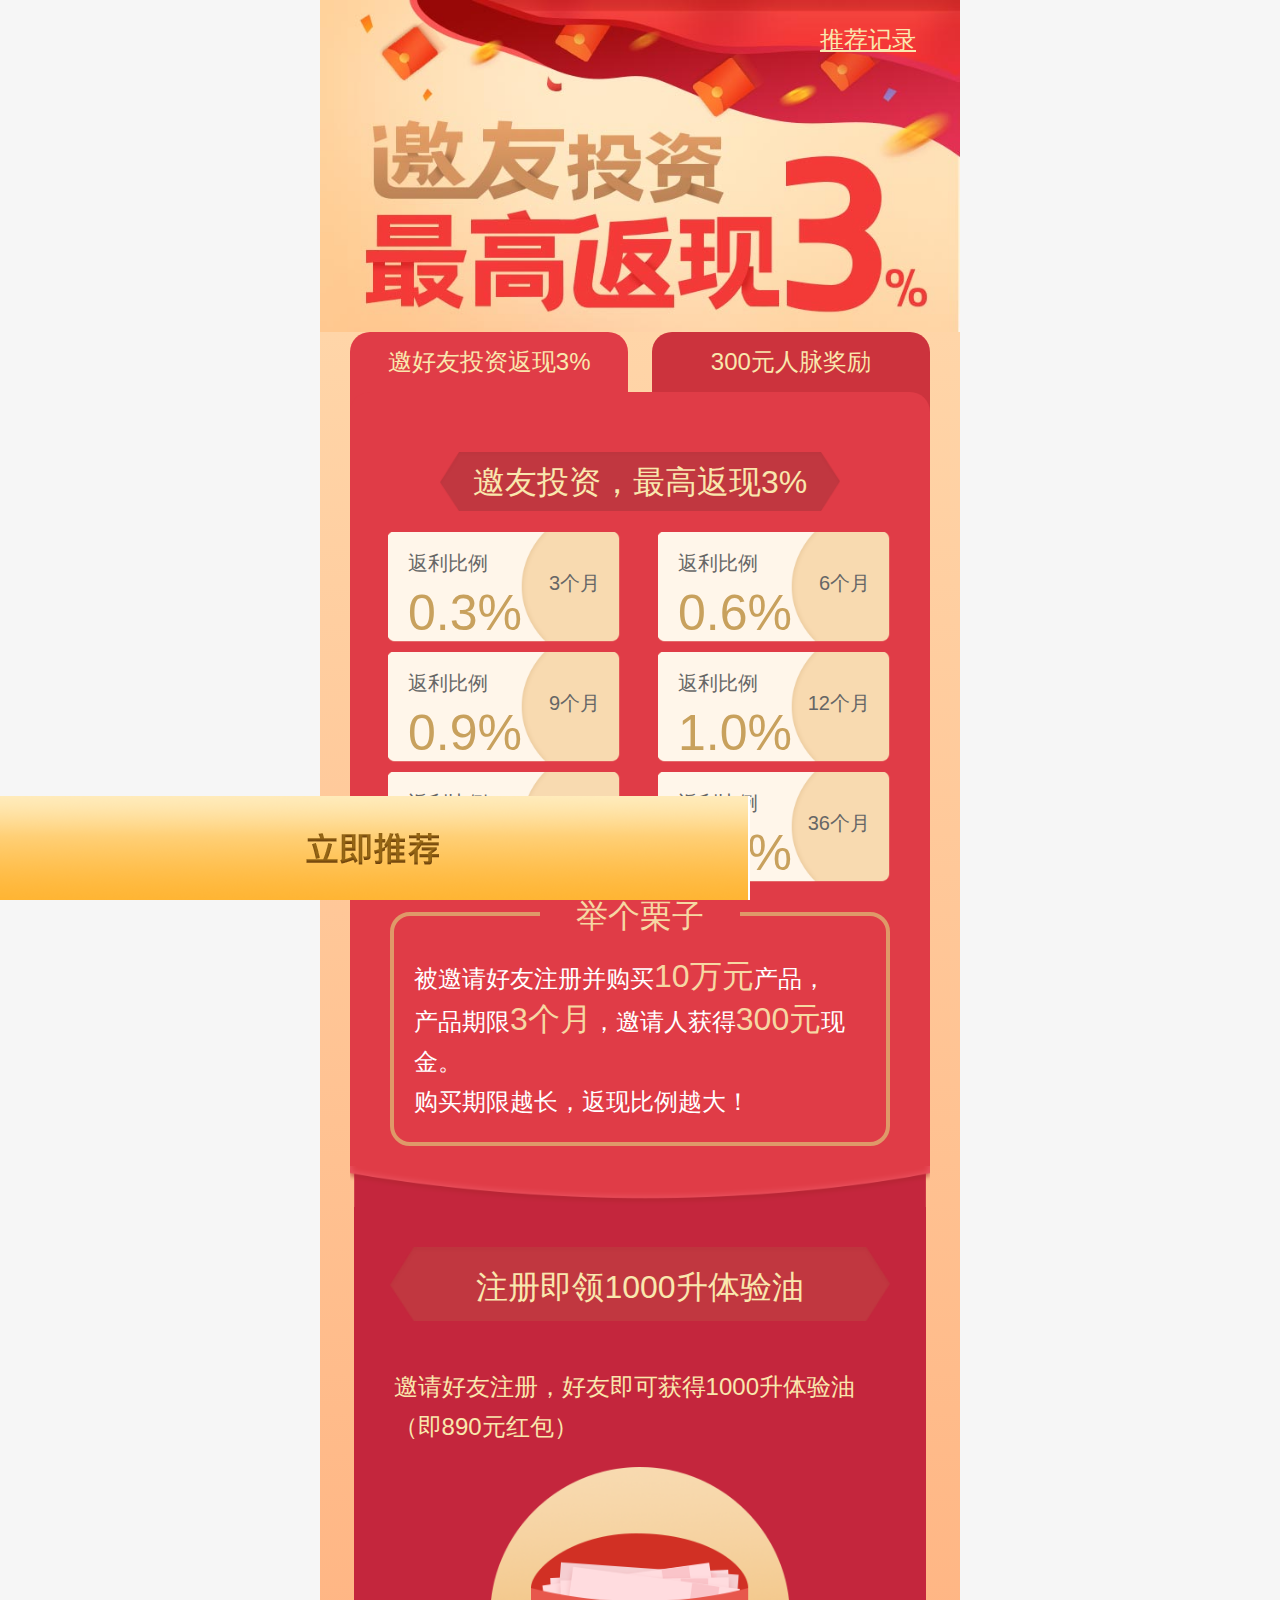
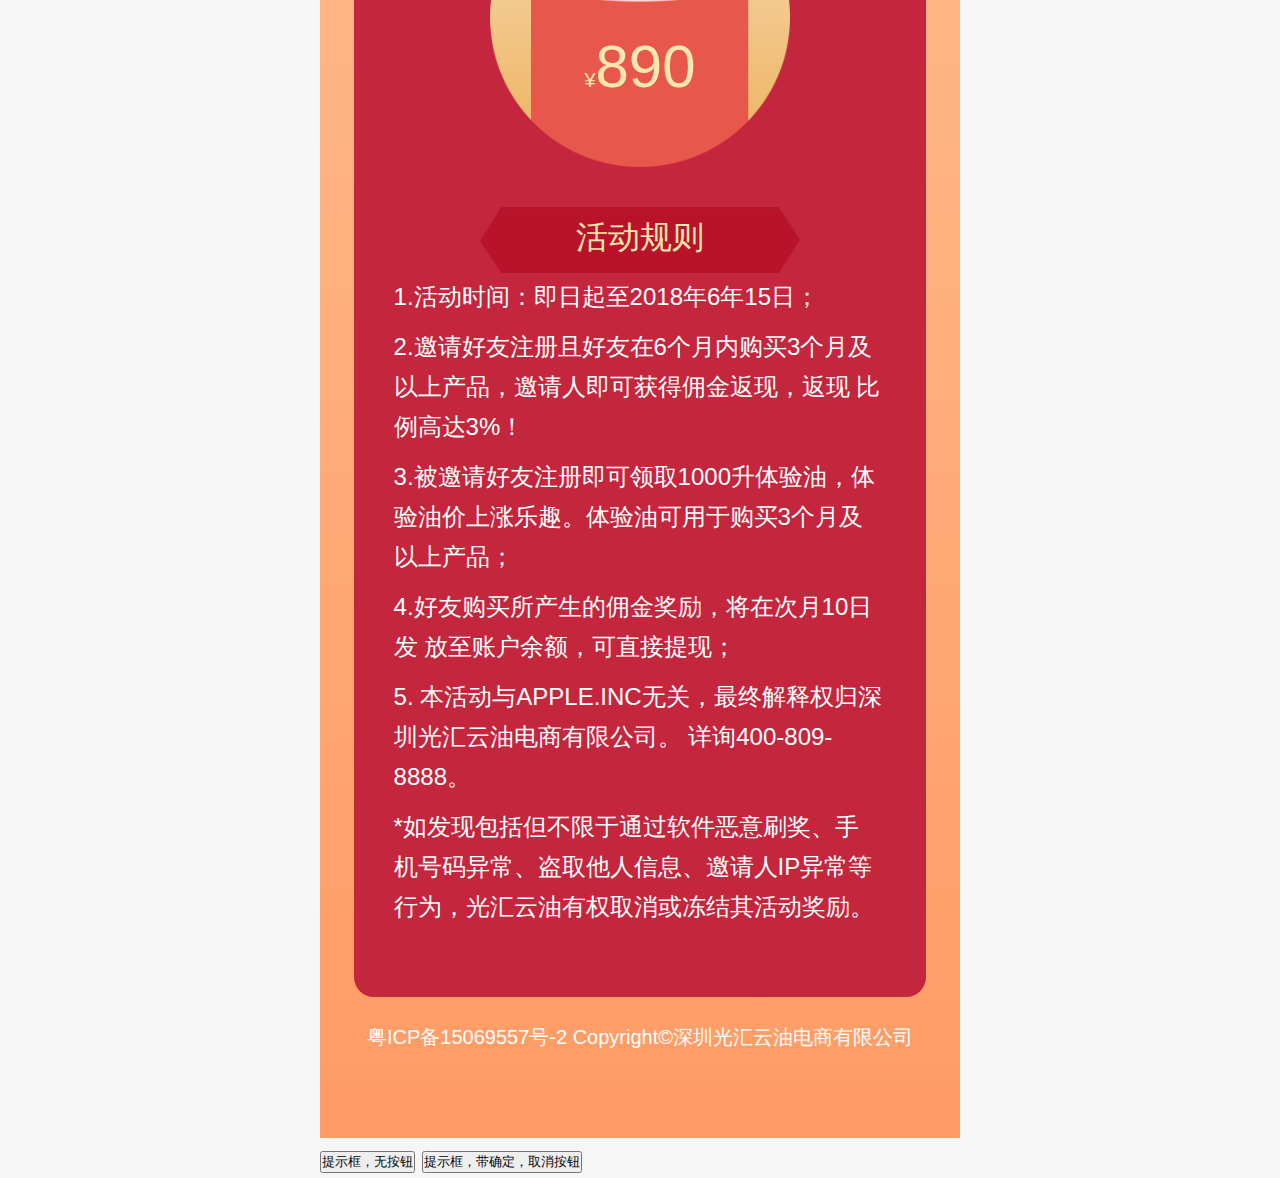
<file: index.html>
<!DOCTYPE html>
<html lang="en">
<head>
<meta charset="utf-8" />
<meta http-equiv="X-UA-Compatible" content="IE=edge" />
<meta name="apple-mobile-web-app-capable" content="yes" />
<meta name="format-detection" content="telephone=no,email=no" />
<meta name="ML-Config" content="fullscreen=yes,preventMove=no" />
<meta name="viewport" content="width=device-width, initial-scale=1, maximum-scale=1, user-scalable=no" />
<meta name="apple-mobile-web-app-capable" content="yes" />
<meta name="description" content="" />
<meta name="author" content="" />
<title>邀好友投资返现</title>
<link rel="stylesheet" href="css/global-mobile.css" />
<link rel="stylesheet" href="css/layout-mobile.css" />
<script type="text/javascript">
var cssEl = document.createElement('style');
document.documentElement.firstElementChild.appendChild(cssEl);
function setPxPerRem(){
    var dpr = 1;
    var pxPerRem = document.documentElement.clientWidth * dpr / 32;
    if (pxPerRem < 10) pxPerRem = 10;
    if (pxPerRem > 20) pxPerRem = 20;
    cssEl.innerHTML = 'html{font-size:' + pxPerRem + 'px!important;}';
}
setPxPerRem();
</script>
  <style type="text/css">
    input::-webkit-input-placeholder, textarea::-webkit-input-placeholder {
      /* WebKit browsers */
      color: #fff;
    }
    input:-moz-placeholder, textarea:-moz-placeholder {
      /* Mozilla Firefox 4 to 18 */
      color: #fff;
    }
    input::-moz-placeholder, textarea::-moz-placeholder {
      /* Mozilla Firefox 19+ */
      color: #fff;
    }
    input:-ms-input-placeholder, textarea:-ms-input-placeholder {
      /* Internet Explorer 10+ */
      color: #fff;
    }
  </style>
</head>
<body>
<div class="eo-bg relative">
  <img src="img/bg_01.jpg" />
  <div class="tuijian absolute "><a href="javascript:;" id="layerNoBtnFull">推荐记录</a></div>
</div>
<div class="container container_index pb-30">

    <div class="tabs clear relative">
        <div class="left tab active"><span>邀好友投资返现3%</span></div>
        <div class="right tab"><span>300元人脉奖励</span></div>
    </div>
    <div class="content relative" style="margin-top:-2rem;">
        <div class="tabcontent">
            <div class="tabcontent_inner  tabcontent_l idx_0 pt-30">
              <div class="title_yy">邀友投资，最高返现3%</div>
              <ul class="list-unstyled clear">
                    <li class="clear">
                        <div class="left">
                            <div class="pl-10 pt-5"><span class="fs-10">返利比例</span></div>
                            <div class="pl-10 pt-5"><span class="fs-25 bili">0.3%</span></div>

                        </div>
                        <div class="right">
                            <div class="pr-10 pt-15">
                                <span class="fs-10">3个月</span>
                            </div>
                        </div>
                    </li>
                    <li class="clear">
                        <div class="left">
                            <div class="pl-10 pt-5"><span class="fs-10">返利比例</span></div>
                            <div class="pl-10 pt-5"><span class="fs-25 bili">0.6%</span></div>

                        </div>
                        <div class="right">
                            <div class="pr-10 pt-15">
                                <span class="fs-10">6个月</span>
                            </div>
                        </div>
                    </li>
                    <li class="clear">
                        <div class="left">
                            <div class="pl-10 pt-5"><span class="fs-10">返利比例</span></div>
                            <div class="pl-10 pt-5"><span class="fs-25 bili">0.9%</span></div>

                        </div>
                        <div class="right">
                            <div class="pr-10 pt-15">
                                <span class="fs-10">9个月</span>
                            </div>
                        </div>
                    </li>
                    <li class="clear">
                        <div class="left">
                            <div class="pl-10 pt-5"><span class="fs-10">返利比例</span></div>
                            <div class="pl-10 pt-5"><span class="fs-25 bili">1.0%</span></div>

                        </div>
                        <div class="right">
                            <div class="pr-10 pt-15">
                                <span class="fs-10">12个月</span>
                            </div>
                        </div>
                    </li>
                    <li class="clear">
                        <div class="left">
                            <div class="pl-10 pt-5"><span class="fs-10">返利比例</span></div>
                            <div class="pl-10 pt-5"><span class="fs-25 bili">2.0%</span></div>

                        </div>
                        <div class="right">
                            <div class="pr-10 pt-15">
                                <span class="fs-10">24个月</span>
                            </div>
                        </div>
                    </li>
                    <li class="clear">
                        <div class="left">
                            <div class="pl-10 pt-5"><span class="fs-10">返利比例</span></div>
                            <div class="pl-10 pt-5"><span class="fs-25 bili">3.0%</span></div>

                        </div>
                        <div class="right">
                            <div class="pr-10 pt-15">
                                <span class="fs-10">36个月</span>
                            </div>
                        </div>
                    </li>
                </ul>
            </div>
            <div class="tabcontent_inner  tabcontent_r idx_1 pt-30 hide">
              <div class="title_yy">300元红包每月领</div>
              <div class="mb-20">
                <ul class="list-unstyled rulelist">
                  <li>
                    邀请好友注册且好友在6个月内购买1个月及以
                    上产品（购买金额≥1000元），即可获得10元
                    红包奖励！每月300元封顶！
                  </li>
                </ul>
                <img src="img/ren_03.png" alt=""/>
              </div>
            </div>
            <div class="examplecontent relative">
                <div class="example_title">举个栗子</div>
                <div>被邀请好友注册并购买<span class="fs-16 color_f6d7a3">10万元</span>产品，</div>
                <div>产品期限<span class="fs-16 color_f6d7a3">3个月</span>，邀请人获得<span class="fs-16 color_f6d7a3">300元</span>现金。</div>
                <div>购买期限越长，返现比例越大！</div>
            </div>

        </div>
        <div class="blankcontent">
            <img src="img/blankcontent_03.png"   alt=""/>
        </div>
        <div class="rulecontent">
            <div class="rulecontent_bg">
                <div class="title_reg">注册即领1000升体验油</div>

                <div class="color_f9e7ad fs-12 mt-20">
                   <p class="ml-20 mr-20"> 邀请好友注册，好友即可获得1000升体验油
                    （即890元红包）
                   </p>
                </div>
                <div class="hongbao">
                    <div class="hongbao_position">
                        <span class="fs-10">¥</span><span class="fs-30">890</span>
                    </div>
                </div>
              <div class="title_rule">活动规则</div>

              <div >
                <ul class="list-unstyled rulelist">
                  <li>
                    1.活动时间：即日起至2018年6年15日；
                  </li>
                  <li>
                    2.邀请好友注册且好友在6个月内购买3个月及
                    以上产品，邀请人即可获得佣金返现，返现
                    比例高达3%！
                  </li>
                  <li>
                    3.被邀请好友注册即可领取1000升体验油，体
                    验油价上涨乐趣。体验油可用于购买3个月及
                    以上产品；
                  </li>
                  <li>
                    4.好友购买所产生的佣金奖励，将在次月10日发
                    放至账户余额，可直接提现；
                  </li>
                  <li>
                    5. 本活动与APPLE.INC无关，最终解释权归深
                    圳光汇云油电商有限公司。
                    详询400-809-8888。
                  </li>
                  <li>
                    *如发现包括但不限于通过软件恶意刷奖、手
                    机号码异常、盗取他人信息、邀请人IP异常等
                    行为，光汇云油有权取消或冻结其活动奖励。
                  </li>
                </ul>
              </div>

            </div>
        </div>
    </div>
  <div class="copyright">
    粤ICP备15069557号-2 Copyright©深圳光汇云油电商有限公司
  </div>

</div>
<div class="text-center fixed" style="bottom:0;left:0;z-index: 100;">
  <a href="javascript:;"><img src="./img/bg_03.png" alt=""/></a>
</div>

<!--弹框按钮-->
<button class="" id="layerNoBtn">提示框，无按钮</button>
<button class="" id="layerTwoBtn">提示框，带确定，取消按钮</button>



<script src="js/jquery-1.11.3.min.js"></script>
<script src="js/easing.js"></script>
<script src="js/bOilPlugIn/bOilPlugIn.js"></script>
<script>

  var bOilApp = new bOilPlugIn(), App = {
    //是否后端开发状态(0前端，1后端)
    status: 0,

    init: function () {
      //  tab切换
      $(".tabs .tab").on("click",function(){
        var idx = $(this).index();
        $(this).addClass("active").siblings(".tab").removeClass("active");
        $(".idx_"+idx).show().siblings(".tabcontent_inner").hide();
      });

      //通用弹层--不带按钮自适应高度提示框
      $('#layerNoBtn').on('click', function () {
        bOilApp.tips({
          title: '推荐记录',
          closeId: 'tipsCloseBtn',
          content: '<div class="text-center">您还没有推荐记录，</div><div class="text-center">赶紧推荐好友吧！</div>',
          alone: true
        });
      });

      //通用弹层--不带按钮固定高度提示框
      $('#layerNoBtnFull').on('click', function () {
        bOilApp.tips({
          title: '推荐记录',
          closeId: 'tipsCloseBtn',
          content: '<div class="text-center"><ul class="list-unstyled recordList">'
          +'<li><span class="recordTel">139****5678</span><span class="recordProfit">已产生4.00元收益</span></li>'
          +'<li><span class="recordTel">139****5678</span><span class="recordProfit">未投资</span></li>'
          +'<li><span class="recordTel">139****5678</span><span class="recordProfit">已产生4.00元收益</span></li>'
          +'<li><span class="recordTel">139****5678</span><span class="recordProfit">未投资</span></li>'
          +'<li><span class="recordTel">139****5678</span><span class="recordProfit">已产生4.00元收益</span></li>'
          +'<li><span class="recordTel">139****5678</span><span class="recordProfit">未投资</span></li>'
          +'<li><span class="recordTel">139****5678</span><span class="recordProfit">已产生4.00元收益</span></li>'
          +'<li><span class="recordTel">139****5678</span><span class="recordProfit">未投资</span></li>'
          +'<li><span class="recordTel">139****5678</span><span class="recordProfit">已产生4.00元收益</span></li>'
          +'<li><span class="recordTel">139****5678</span><span class="recordProfit">未投资</span></li>'
          +'<li><span class="recordTel">139****5678</span><span class="recordProfit">已产生4.00元收益</span></li>'
          +'<li><span class="recordTel">139****5678</span><span class="recordProfit">未投资</span></li>'
          +'<li><span class="recordTel">139****5678</span><span class="recordProfit">已产生4.00元收益</span></li>'
          +'<li><span class="recordTel">139****5678</span><span class="recordProfit">未投资</span></li>'
          +'<li><span class="recordTel">139****5678</span><span class="recordProfit">已产生4.00元收益</span></li>'
          +'<li><span class="recordTel">139****5678</span><span class="recordProfit">未投资</span></li>'
          +'<li><span class="recordTel">139****5678</span><span class="recordProfit">已产生4.00元收益</span></li>'
          +'<li><span class="recordTel">139****5678</span><span class="recordProfit">未投资</span></li>'
          +'<li><span class="recordTel">139****5678</span><span class="recordProfit">已产生4.00元收益</span></li>'
          +'<li><span class="recordTel">139****5678</span><span class="recordProfit">未投资</span></li>'
          +'<li><span class="recordTel">139****5678</span><span class="recordProfit">已产生4.00元收益</span></li>'
          +'<li><span class="recordTel">139****5678</span><span class="recordProfit">未投资</span></li>'
          +'<li><span class="recordTel">139****5678</span><span class="recordProfit">已产生4.00元收益</span></li>'
          +'<li><span class="recordTel">139****5678</span><span class="recordProfit">未投资</span></li>'
          +'<li><span class="recordTel">139****5678</span><span class="recordProfit">已产生4.00元收益</span></li>'
          +'<li><span class="recordTel">139****5678</span><span class="recordProfit">未投资</span></li>'
          +'<li><span class="recordTel">139****5678</span><span class="recordProfit">已产生4.00元收益</span></li>'
          +'<li><span class="recordTel">139****5678</span><span class="recordProfit">未投资</span></li>'
          +'</ul></div>',
          fixedHeight: true
        });
      });

      //通用弹层--带取消和确定按钮自适应高度
      $('#layerTwoBtn').on('click', function () {
        bOilApp.tips({
          title: '提示',
          closeId: 'tipsCloseBtn',
          btnNums: 2,
          content: '带确定，取消按钮，高度自适应',
          btn: {
            btnSure: {
              text: '前往列表页',
              href: 'javascript:void(0);',
              fun: function () {
                //真正使用时请去掉setTimeout方法
                setTimeout(function () {
                  window.location.href = 'https://www.baidu.com';
                }, 1000);
              }
            },
            btnCancle: {
              text: '取 消',
              href: 'javascript:void(0);',
              fun: function () {
                console.log('xiaoyu222222~~~~~~');
              }
            }
          }
        });
      });

    }};

  $(function(){
    App.init();

  })

</script>
</body>
</html>
</file>
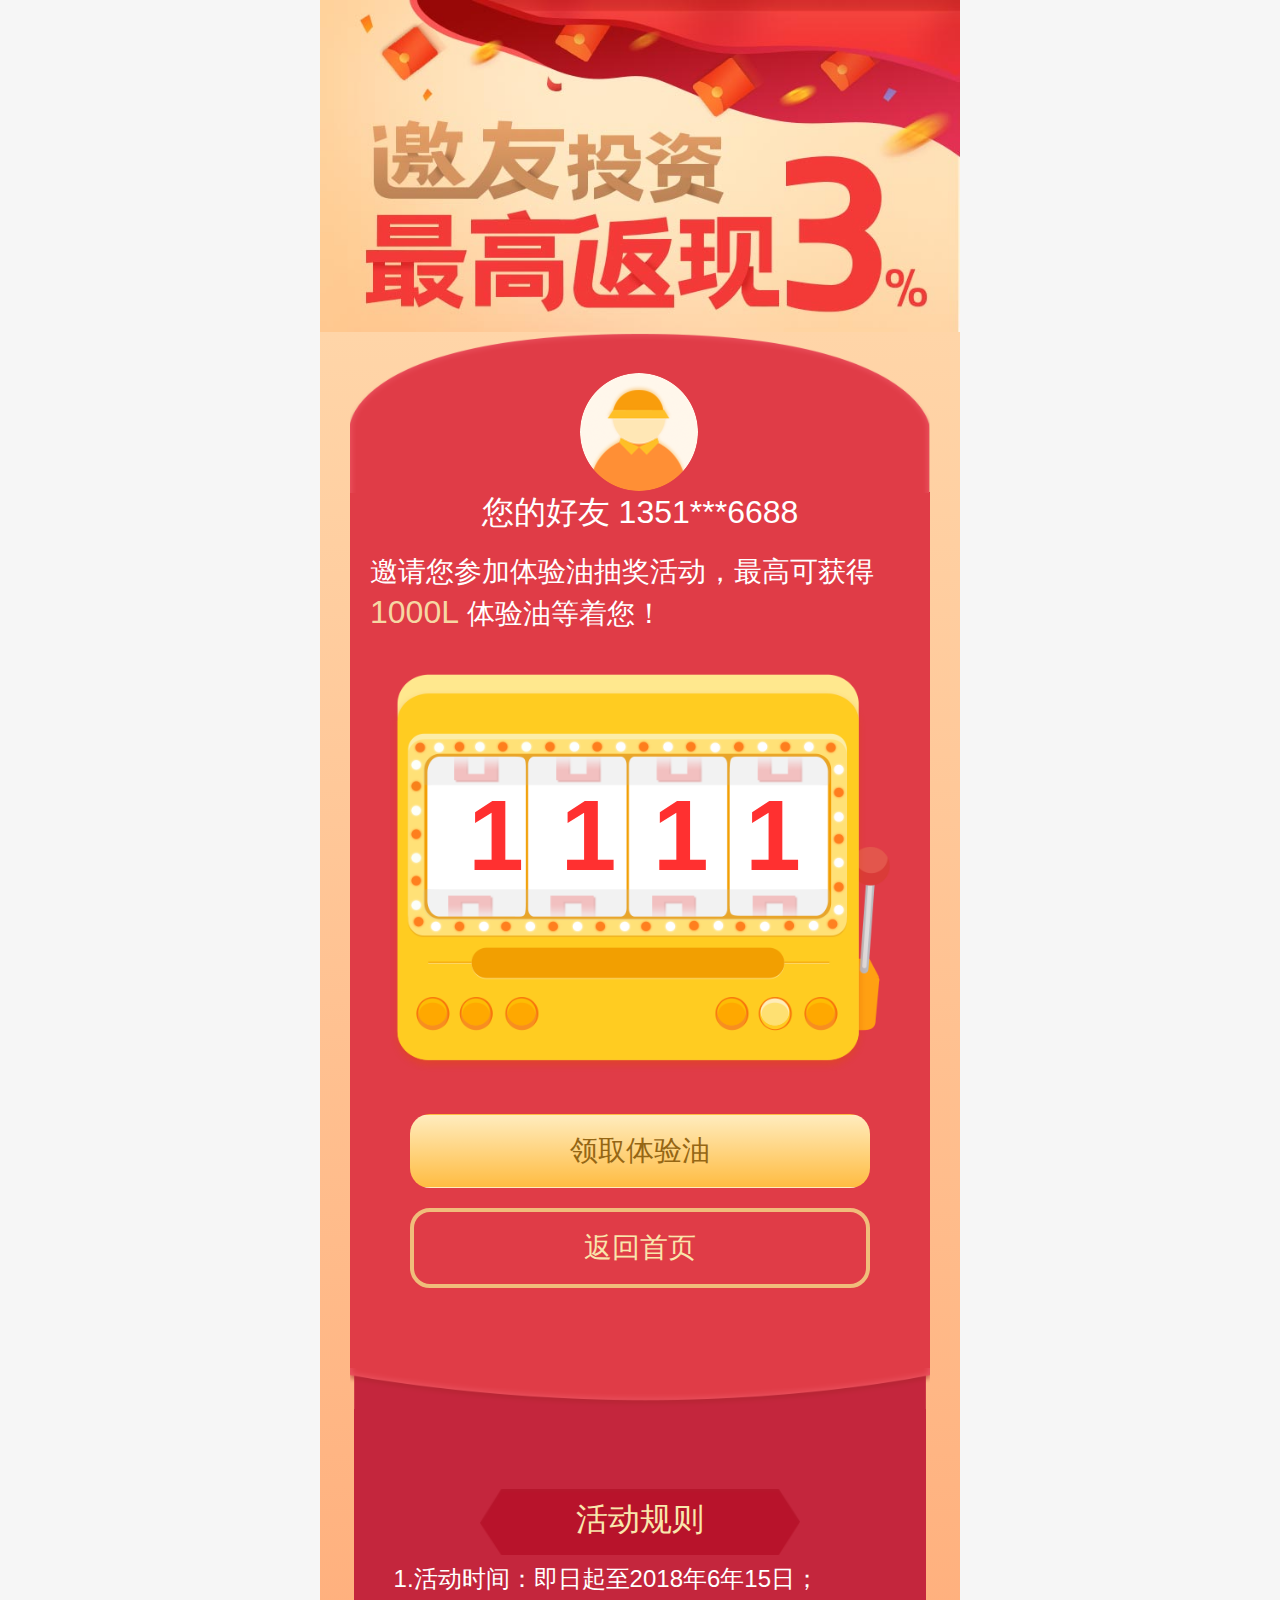
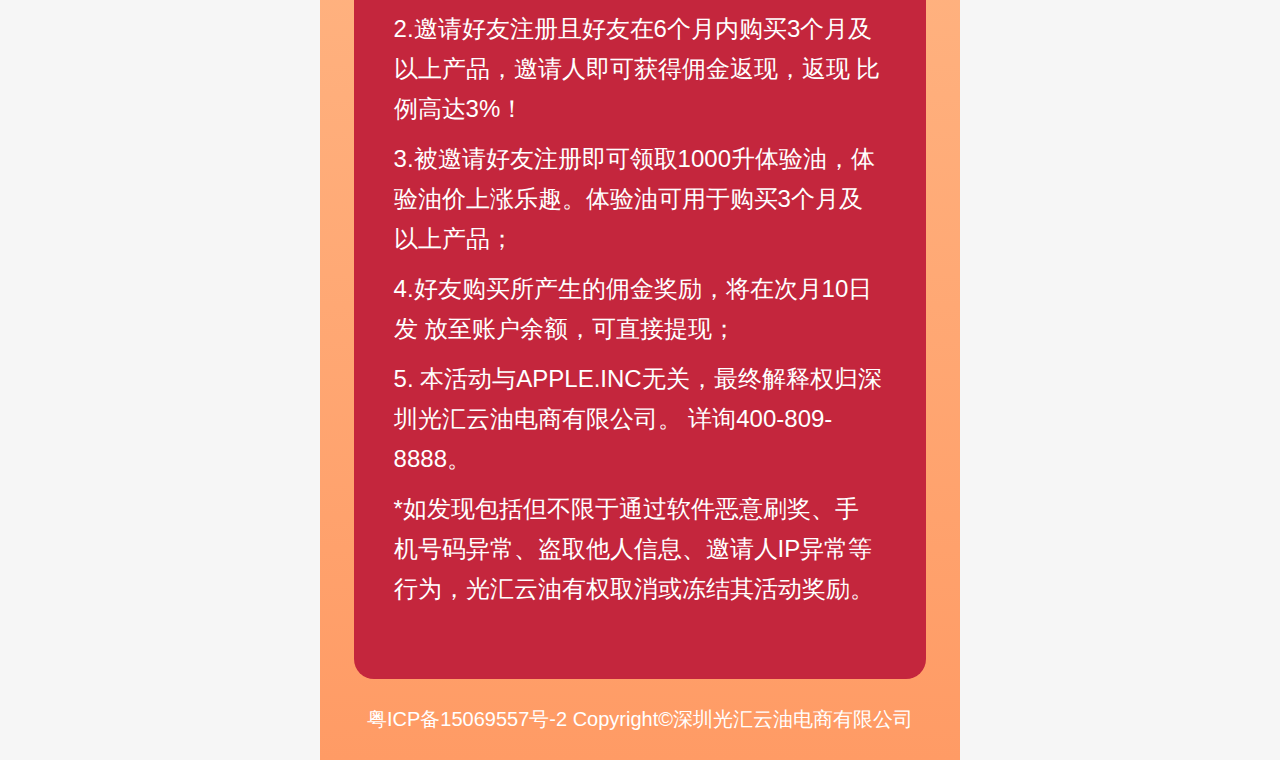
<file: cj.html>
<!DOCTYPE html>
<html lang="en">
<head>
<meta charset="utf-8" />
<meta http-equiv="X-UA-Compatible" content="IE=edge" />
<meta name="apple-mobile-web-app-capable" content="yes" />
<meta name="format-detection" content="telephone=no,email=no" />
<meta name="ML-Config" content="fullscreen=yes,preventMove=no" />
<meta name="viewport" content="width=device-width, initial-scale=1, maximum-scale=1, user-scalable=no" />
<meta name="apple-mobile-web-app-capable" content="yes" />
<meta name="description" content="" />
<meta name="author" content="" />
<title>抽奖</title>
<link rel="stylesheet" href="css/global-mobile.css" />
<link rel="stylesheet" href="css/layout-mobile.css" />
<script type="text/javascript">
var cssEl = document.createElement('style');
document.documentElement.firstElementChild.appendChild(cssEl);
function setPxPerRem(){
    var dpr = 1;
    var pxPerRem = document.documentElement.clientWidth * dpr / 32;
    if (pxPerRem < 10) pxPerRem = 10;
    if (pxPerRem > 20) pxPerRem = 20;
    cssEl.innerHTML = 'html{font-size:' + pxPerRem + 'px!important;}';
}
setPxPerRem();
</script>
</head>
<body>
<div class="eo-bg">
  <img src="img/bg_01.jpg" />
</div>
<div class="container container_index">

 
    <div class="content">
        <div class="blankimg">
          <div class="jiayouyuan">
            <img src="img/jiayouyuan.png" alt=""/>
          </div>
        </div>
        <div class="contentcj text-white">
          <div class="fs-16 text-center ">您的好友 1351***6688</div>
          <div class="fs-14 pl-10 pr-10 pt-10">
            邀请您参加体验油抽奖活动，最高可获得 <span class="fs-16 color_f6d7a3">1000L</span>
            体验油等着您！
          </div>

          <div class="laohujicontent row relative eo-box">
            <img src="img/lhj.png" alt=""/>
            <div class="absolute eo-num" id="">
            <span class="eo-num-span num">

                <b>1</b>
                <b>2</b>
                <b>3</b>
                <b>4</b>
                <b>5</b>
                <b>6</b>
                <b>7</b>
                <b>8</b>
                <b>9</b>
                 <b>0</b>


                <b>1</b>
                <b>2</b>
                <b>3</b>
                <b>4</b>
                <b>5</b>
                <b>6</b>
                <b>7</b>
                <b>8</b>
                <b>9</b>
                 <b>0</b>


                <b>1</b>
                <b>2</b>
                <b>3</b>
                <b>4</b>
                <b>5</b>
                <b>6</b>
                <b>7</b>
                <b>8</b>
                <b>9</b>
                 <b>0</b>


                <b>1</b>
                <b>2</b>
                <b>3</b>
                <b>4</b>
                <b>5</b>
                <b>6</b>
                <b>7</b>
                <b>8</b>
                <b>9</b>
                 <b>0</b>


                <b>1</b>
                <b>2</b>
                <b>3</b>
                <b>4</b>
                <b>5</b>
                <b>6</b>
                <b>7</b>
                <b>8</b>
                <b>9</b>
                 <b>0</b>


                <b>1</b>
                <b>2</b>
                <b>3</b>
                <b>4</b>
                <b>5</b>
                <b>6</b>
                <b>7</b>
                <b>8</b>
                <b>9</b>
                 <b>0</b>


                <b>1</b>
                <b>2</b>
                <b>3</b>
                <b>4</b>
                <b>5</b>
                <b>6</b>
                <b>7</b>
                <b>8</b>
                <b>9</b>
                 <b>0</b>
            </span>
            <span class="eo-num-span num" >
                <b>1</b>
                <b>2</b>
                <b>3</b>
                <b>4</b>
                <b>5</b>
                <b>6</b>
                <b>7</b>
                <b>8</b>
                <b>9</b>
                <b>0</b>

                <b>1</b>
                <b>2</b>
                <b>3</b>
                <b>4</b>
                <b>5</b>
                <b>6</b>
                <b>7</b>
                <b>8</b>
                <b>9</b>
                <b>0</b>

                <b>1</b>
                <b>2</b>
                <b>3</b>
                <b>4</b>
                <b>5</b>
                <b>6</b>
                <b>7</b>
                <b>8</b>
                <b>9</b>
                <b>0</b>

                <b>1</b>
                <b>2</b>
                <b>3</b>
                <b>4</b>
                <b>5</b>
                <b>6</b>
                <b>7</b>
                <b>8</b>
                <b>9</b>
                <b>0</b>

                <b>1</b>
                <b>2</b>
                <b>3</b>
                <b>4</b>
                <b>5</b>
                <b>6</b>
                <b>7</b>
                <b>8</b>
                <b>9</b>
                <b>0</b>

                <b>1</b>
                <b>2</b>
                <b>3</b>
                <b>4</b>
                <b>5</b>
                <b>6</b>
                <b>7</b>
                <b>8</b>
                <b>9</b>
                <b>0</b>

                <b>1</b>
                <b>2</b>
                <b>3</b>
                <b>4</b>
                <b>5</b>
                <b>6</b>
                <b>7</b>
                <b>8</b>
                <b>9</b>
                <b>0</b>
            </span>
            <span class="eo-num-span num" >
                <b>1</b>
                <b>2</b>
                <b>3</b>
                <b>4</b>
                <b>5</b>
                <b>6</b>
                <b>7</b>
                <b>8</b>
                <b>9</b>
                 <b>0</b>

                <b>1</b>
                <b>2</b>
                <b>3</b>
                <b>4</b>
                <b>5</b>
                <b>6</b>
                <b>7</b>
                <b>8</b>
                <b>9</b>
                 <b>0</b>

                <b>1</b>
                <b>2</b>
                <b>3</b>
                <b>4</b>
                <b>5</b>
                <b>6</b>
                <b>7</b>
                <b>8</b>
                <b>9</b>
                 <b>0</b>

                <b>1</b>
                <b>2</b>
                <b>3</b>
                <b>4</b>
                <b>5</b>
                <b>6</b>
                <b>7</b>
                <b>8</b>
                <b>9</b>
                 <b>0</b>

                <b>1</b>
                <b>2</b>
                <b>3</b>
                <b>4</b>
                <b>5</b>
                <b>6</b>
                <b>7</b>
                <b>8</b>
                <b>9</b>
                 <b>0</b>

                <b>1</b>
                <b>2</b>
                <b>3</b>
                <b>4</b>
                <b>5</b>
                <b>6</b>
                <b>7</b>
                <b>8</b>
                <b>9</b>
                 <b>0</b>

                <b>1</b>
                <b>2</b>
                <b>3</b>
                <b>4</b>
                <b>5</b>
                <b>6</b>
                <b>7</b>
                <b>8</b>
                <b>9</b>
                 <b>0</b>
            </span>
            <span class="eo-num-span num" >
                <b>1</b>
                <b>2</b>
                <b>3</b>
                <b>4</b>
                <b>5</b>
                <b>6</b>
                <b>7</b>
                <b>8</b>
                <b>9</b>
                 <b>0</b>

                <b>1</b>
                <b>2</b>
                <b>3</b>
                <b>4</b>
                <b>5</b>
                <b>6</b>
                <b>7</b>
                <b>8</b>
                <b>9</b>
                 <b>0</b>

                <b>1</b>
                <b>2</b>
                <b>3</b>
                <b>4</b>
                <b>5</b>
                <b>6</b>
                <b>7</b>
                <b>8</b>
                <b>9</b>
                 <b>0</b>

                <b>1</b>
                <b>2</b>
                <b>3</b>
                <b>4</b>
                <b>5</b>
                <b>6</b>
                <b>7</b>
                <b>8</b>
                <b>9</b>
                 <b>0</b>

                <b>1</b>
                <b>2</b>
                <b>3</b>
                <b>4</b>
                <b>5</b>
                <b>6</b>
                <b>7</b>
                <b>8</b>
                <b>9</b>
                 <b>0</b>

                <b>1</b>
                <b>2</b>
                <b>3</b>
                <b>4</b>
                <b>5</b>
                <b>6</b>
                <b>7</b>
                <b>8</b>
                <b>9</b>
                 <b>0</b>

                <b>1</b>
                <b>2</b>
                <b>3</b>
                <b>4</b>
                <b>5</b>
                <b>6</b>
                <b>7</b>
                <b>8</b>
                <b>9</b>
                 <b>0</b>
            </span>
            </div>
          </div>

          <div class="content_btn ">
            <button class="btn btn-getoil mb-10">领取体验油</button>
            <button class="btn btn-backhome mb-20">返回首页</button>
          </div>
        </div>

        <div class="blankcontent">
            <img src="img/blankcontent_03.png"   alt=""/>
        </div>
        <div class="rulecontent">
            <div class="rulecontent_bg">
              <div class="title_rule">活动规则</div>

              <div >
                <ul class="list-unstyled rulelist">
                  <li>
                    1.活动时间：即日起至2018年6年15日；
                  </li>
                  <li>
                    2.邀请好友注册且好友在6个月内购买3个月及
                    以上产品，邀请人即可获得佣金返现，返现
                    比例高达3%！
                  </li>
                  <li>
                    3.被邀请好友注册即可领取1000升体验油，体
                    验油价上涨乐趣。体验油可用于购买3个月及
                    以上产品；
                  </li>
                  <li>
                    4.好友购买所产生的佣金奖励，将在次月10日发
                    放至账户余额，可直接提现；
                  </li>
                  <li>
                    5. 本活动与APPLE.INC无关，最终解释权归深
                    圳光汇云油电商有限公司。
                    详询400-809-8888。
                  </li>
                  <li>
                    *如发现包括但不限于通过软件恶意刷奖、手
                    机号码异常、盗取他人信息、邀请人IP异常等
                    行为，光汇云油有权取消或冻结其活动奖励。
                  </li>
                </ul>
              </div>


            </div>
        </div>
    </div>
  <div class="copyright">
    粤ICP备15069557号-2 Copyright©深圳光汇云油电商有限公司
  </div>
</div>


<script src="js/jquery-1.11.3.min.js"></script>
<script src="js/easing.js"></script>
<script src="js/bOilPlugIn/bOilPlugIn.js"></script>
<script>


  var bOilApp = new bOilPlugIn();

  var main = {
    isBegin: false,

    init:function(){
      $(".num").each(function(){
        var _html = $(this).html();
        $(this).append(_html+_html+_html+_html+_html+_html);
      })

    },

    dataShow: function (nums) {
      var allNums = 1000;//加满的油量
      main.isBegin = false;
      function numGo (){
        var u = 30;
        if(main.isBegin) return false;
        main.isBegin = true;
        //            var result = numRand();
        var result = nums;
        var num_arr = (result+'').split('');
        if(num_arr.length == 1) num_arr.unshift(0,0);
        if(num_arr.length == 2) num_arr.unshift(0);
        $(".num").each(function(index){
          var _num = $(this);
          setTimeout(function(){
            _num.animate({
              top:(-5900-100*num_arr[index])+"%"
            },{
              duration: 2000+index*1000,
              easing: "easeInOutCirc",
              complete: function(){
                //加油停止时，显示油箱比例
                if(index === 3) {
                  console.log("000")

                  tips();

                }

              }
            });
          }, index * 300);
        });
      }
      numGo();
    }

  };

  main.init();
  setTimeout(function () {
    main.dataShow(1100);
  }, 1000);


var tips = function(){
  bOilApp.tips({
    title: '提示',
    closeId: 'tipsCloseBtn',
    btnNums: 2,
    content: '带确定，取消按钮，高度自适应',
    btn: {
      btnSure: {
        text: '前往列表页',
        href: 'javascript:void(0);',
        fun: function () {
          //真正使用时请去掉setTimeout方法
          setTimeout(function () {
            window.location.href = 'https://www.baidu.com';
          }, 1000);
        }
      },
      btnCancle: {
        text: '取 消',
        href: 'javascript:void(0);',
        fun: function () {
          console.log('xiaoyu222222~~~~~~');
        }
      }
    }
  });
}





</script>
</body>
</html>
</file>
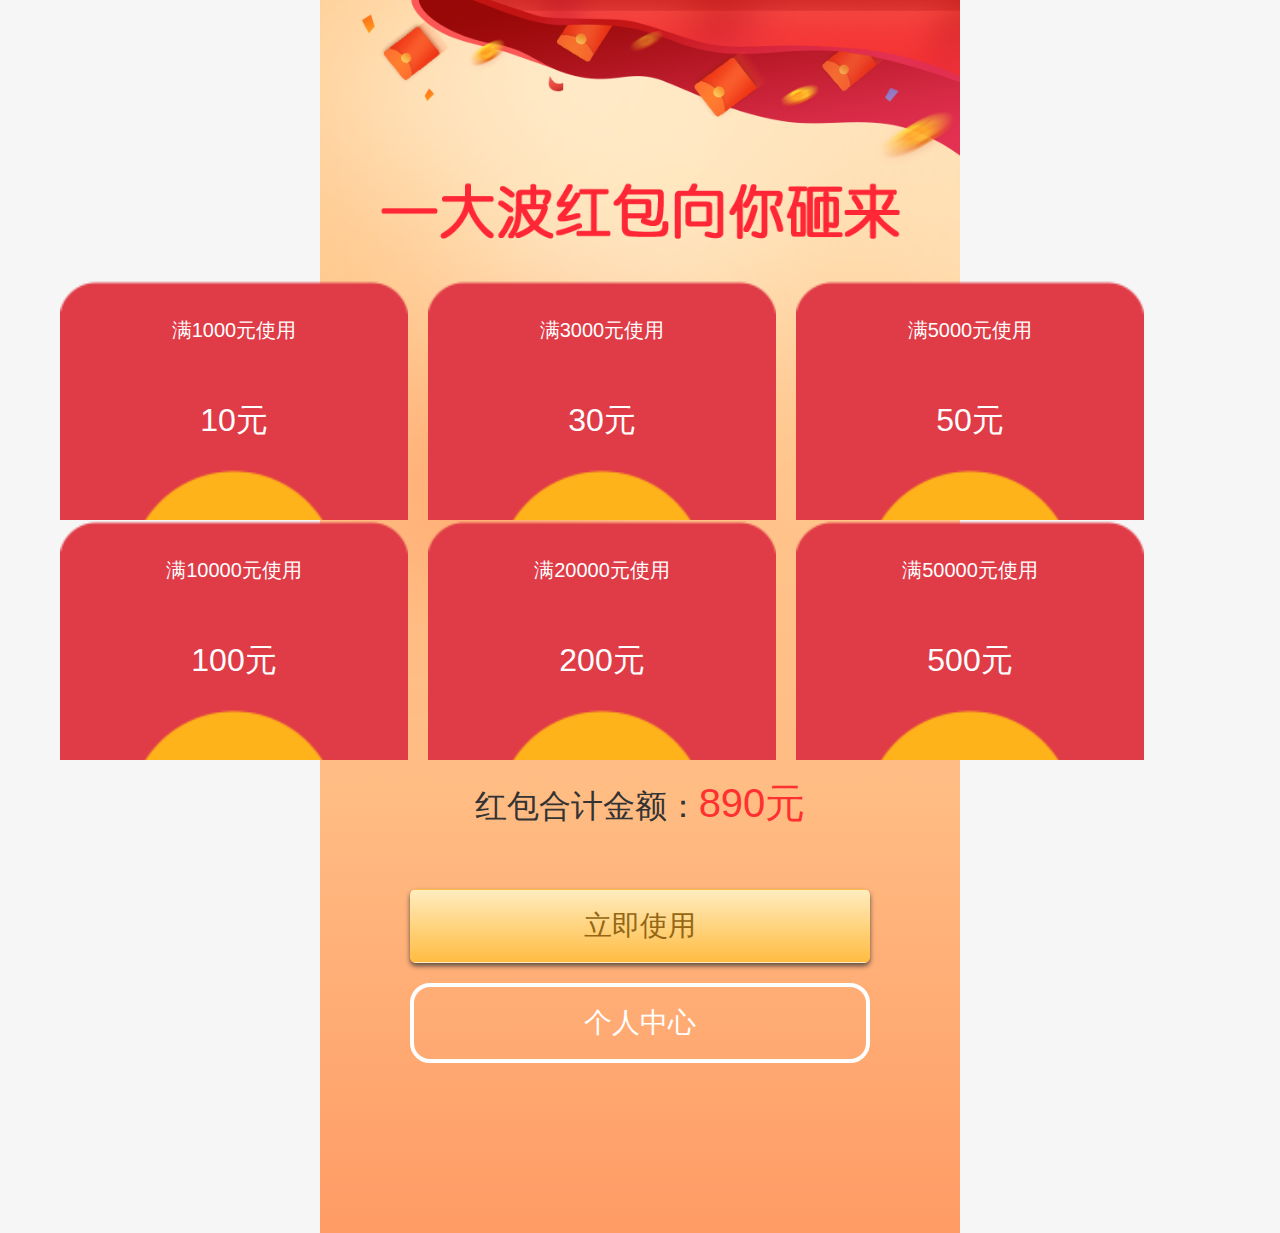
<file: hongbao.html>
<!DOCTYPE html>
<html lang="en">
<head>
<meta charset="utf-8" />
<meta http-equiv="X-UA-Compatible" content="IE=edge" />
<meta name="apple-mobile-web-app-capable" content="yes" />
<meta name="format-detection" content="telephone=no,email=no" />
<meta name="ML-Config" content="fullscreen=yes,preventMove=no" />
<meta name="viewport" content="width=device-width, initial-scale=1, maximum-scale=1, user-scalable=no" />
<meta name="apple-mobile-web-app-capable" content="yes" />
<meta name="description" content="" />
<meta name="author" content="" />
<title>红包</title>
<link rel="stylesheet" href="css/global-mobile.css" />
<link rel="stylesheet" href="css/layout-mobile.css" />
<script type="text/javascript">
var cssEl = document.createElement('style');
document.documentElement.firstElementChild.appendChild(cssEl);
function setPxPerRem(){
    var dpr = 1;
    var pxPerRem = document.documentElement.clientWidth * dpr / 32;
    if (pxPerRem < 10) pxPerRem = 10;
    if (pxPerRem > 20) pxPerRem = 20;
    cssEl.innerHTML = 'html{font-size:' + pxPerRem + 'px!important;}';
}
setPxPerRem();
</script>
</head>
<body>
<div class="eo-bg">
  <img src="img/hb_top.png" />
  <div class="content_hb">
    <ul class="list-unstyled list_hb clear">
      <li class=""><div class="fs-10 text-white text-center mt-15">满1000元使用</div><div class="fs-16 text-white text-center mt-25">10元</div></li>
      <li class=""><div class="fs-10 text-white text-center mt-15">满3000元使用</div><div class="fs-16 text-white text-center mt-25">30元</div></li>
      <li class=""><div class="fs-10 text-white text-center mt-15">满5000元使用</div><div class="fs-16 text-white text-center mt-25">50元</div></li>
      <li class=""><div class="fs-10 text-white text-center mt-15">满10000元使用</div><div class="fs-16 text-white text-center mt-25">100元</div></li>
      <li class=""><div class="fs-10 text-white text-center mt-15">满20000元使用</div><div class="fs-16 text-white text-center mt-25">200元</div></li>
      <li class=""><div class="fs-10 text-white text-center mt-15">满50000元使用</div><div class="fs-16 text-white text-center mt-25">500元</div></li>

    </ul>
  </div>
</div>
<div class="container container_hb">
  <div class="content text-center">
    <span class="fs-16 text-333 ">红包合计金额：</span><span class="text-danger fs-20 ">890元</span>

  </div>
  <div class="content_btn mt-30">
    <button class="btn btn-use mb-10">立即使用</button>
    <button class="btn btn-usercenter mb-20">个人中心</button>
  </div>


</div>


<script src="js/jquery-1.11.3.min.js"></script>
<script src="js/easing.js"></script>
<script src="js/bOilPlugIn/bOilPlugIn.js"></script>
<script>

  var bOilApp = new bOilPlugIn(), App = {
    //是否后端开发状态(0前端，1后端)
    status: 0,

    init: function () {


    }};

  $(function(){
    App.init();

  })

</script>
</body>
</html>
</file>
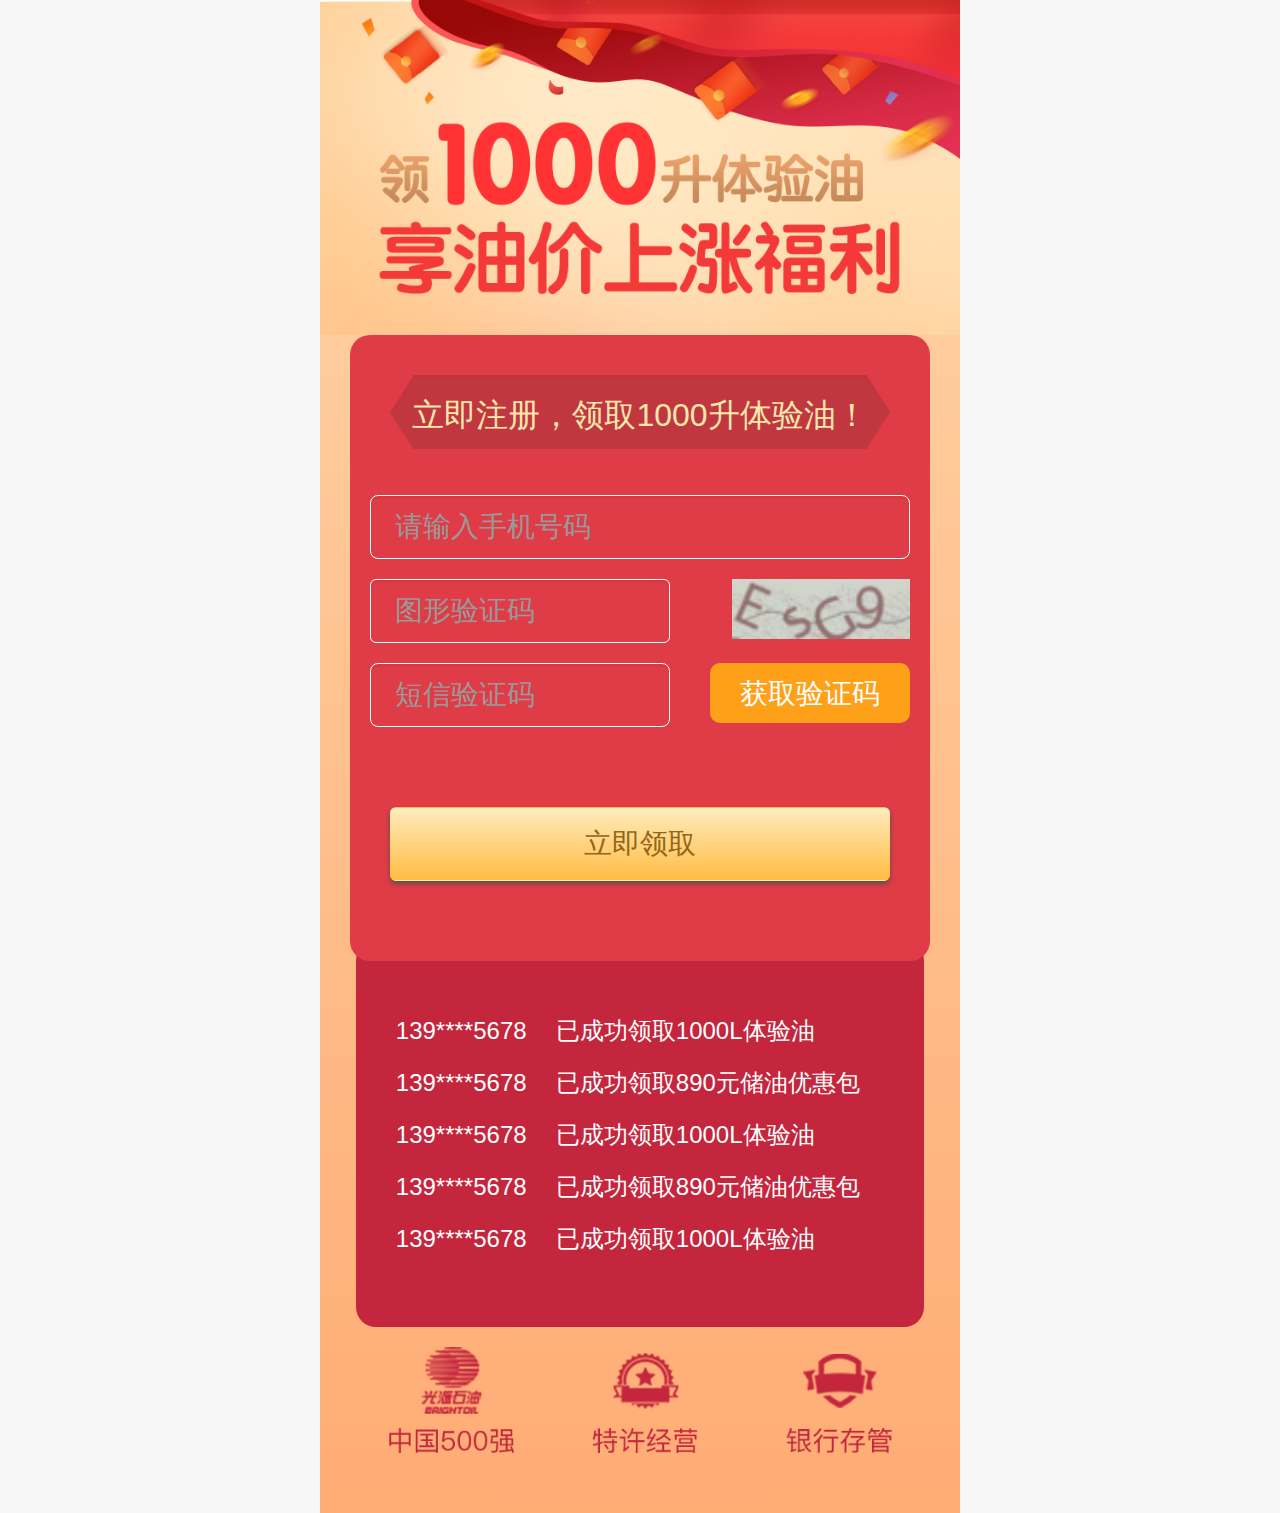
<file: reg.html>
<!DOCTYPE html>
<html lang="en">
<head>
<meta charset="utf-8" />
<meta http-equiv="X-UA-Compatible" content="IE=edge" />
<meta name="apple-mobile-web-app-capable" content="yes" />
<meta name="format-detection" content="telephone=no,email=no" />
<meta name="ML-Config" content="fullscreen=yes,preventMove=no" />
<meta name="viewport" content="width=device-width, initial-scale=1, maximum-scale=1, user-scalable=no" />
<meta name="apple-mobile-web-app-capable" content="yes" />
<meta name="description" content="" />
<meta name="author" content="" />
<title>注册</title>
<link rel="stylesheet" href="css/global-mobile.css" />
<link rel="stylesheet" href="css/layout-mobile.css" />
<script type="text/javascript">
var cssEl = document.createElement('style');
document.documentElement.firstElementChild.appendChild(cssEl);
function setPxPerRem(){
    var dpr = 1;
    var pxPerRem = document.documentElement.clientWidth * dpr / 32;
    if (pxPerRem < 10) pxPerRem = 10;
    if (pxPerRem > 20) pxPerRem = 20;
    cssEl.innerHTML = 'html{font-size:' + pxPerRem + 'px!important;}';
}
setPxPerRem();
</script>
</head>
<body>
<div class="eo-bg">
  <img src="img/reg_top.png" />
  <div class="content_hb">

  </div>
</div>
<div class="container container_reg">
  <div class="content content_form">
    <div class="title_reg mt-10 mb-20">立即注册，领取1000升体验油！</div>

    <form action="" >
      <ul class="list-unstyled list-p5">
        <li>
          <div class="form-group">
            <input id="userPhone" class="form-control" type="tel" maxlength="11" placeholder="请输入手机号码">
          </div>
        </li>
        <li>
          <div class="form-group clear">
              <span class="left" style="width:15rem;">
                  <input id="imgCode" class="form-control" type="text" maxlength="4" placeholder="图形验证码">
              </span>
              <span class="right">
                  <img class="imgVcode" src="img/imgVcode.gif">
              </span>
          </div>
        </li>
        <li>
          <div class="form-group clear">
              <span class="left" style="width:15rem;">
                  <input id="phoneCode" class="form-control" type="tel" maxlength="6" placeholder="短信验证码">
              </span>
              <span class="right" style="width:10rem;">
                  <a id="phoneCodeBtn" class="btn btn-reg" href="javascript:void(0);">获取验证码</a>
              </span>
          </div>
        </li>

      </ul>
    </form>

    <div class="content_btn_reg mt-30">
      <button id="submitBtn" class="btn btn-use mb-10">立即领取</button>
    </div>
</div>
  <div id="scrollList" class=" content_tellist">
    <ul id="resHtml" class="user-list list-unstyled">
      <li><span class="recordTel">139****5678</span><span class="recordProfit">已成功领取1000L体验油</span></li>
      <li><span class="recordTel">139****5678</span><span class="recordProfit">已成功领取890元储油优惠包</span></li>
      <li><span class="recordTel">139****5678</span><span class="recordProfit">已成功领取1000L体验油</span></li>
      <li><span class="recordTel">139****5678</span><span class="recordProfit">已成功领取890元储油优惠包</span></li>
      <li><span class="recordTel">139****5678</span><span class="recordProfit">已成功领取1000L体验油</span></li>
      <li><span class="recordTel">139****5678</span><span class="recordProfit">已成功领取890元储油优惠包</span></li>
    </ul>

  </div>

  <div class="content_beishu">
    <img src="img/beishu.png" alt=""/>
  </div>


</div>


<script src="js/jquery-1.11.3.min.js"></script>
<script src="js/easing.js"></script>
<script src="js/bOilPlugIn/bOilPlugIn.js"></script>
<script>

  var bOilApp = new bOilPlugIn(), App = {
    //是否后端开发状态(0前端，1后端)
    status: 0,
    //获奖名单
    scollDown: function (id, time) {
      var tagUl = $("#" + id + " ul"), liLength = tagUl.find("li").length;
      var li_index = 0;

      if (liLength > 5) {
        (function scrollList() {
          tagUl.prepend(tagUl.find("li:last").css("height", "0px").animate({
            height: 2.6 + "rem"
          }, "slow", function () {
            li_index++;
            //console.log(li_index);
            if (li_index == 6) {
              li_index = 0;
              //获取手机号码
//              App.getScrollList();
            }
          }));
          setTimeout(function () {
            scrollList();
          }, time);
        })();
      }
    },

    init: function () {

      //点击验证码时校验
      $('#phoneCodeBtn').on('click', function () {
        var _this = this, thisId = $(_this).attr('id'), res = bOilApp.getPhoneCord(_this, 'userPhone',  'imgCode');
        if (App.status) {//后端开发
          if (res) {
            //前端校验通过,后端请求
            $.ajax({
              url: '',
              dataType: '',
              data: {},
              type: 'post',
              success: function () {
                //to do something...

                //执行倒计时
                bOilApp.codeTime(thisId, res, 120);
              },
              error: function () {

              }
            });
          }
        } else {//前端开发
          if (res) {
            //执行倒计时
            bOilApp.codeTime(thisId, res, 120);
          }
        }
      });

      //点击提交按钮时校验
      $('#submitBtn').on('click', function () {
        var _this = this, res = bOilApp.submintForm(_this, '#userPhone', '#imgCode', '#phoneCode');

        if (App.status) {
          if (res) {
            //前端校验通过,后端请求
            $.ajax({
              url: '',
              dataType: '',
              data: {},
              type: 'post',
              success: function () {
                window.location.href = 'http://www.baidu.com/'
                //等候加载提示
                bOilApp.alertMsg(bOilApp.loadingText, _this, 'loading');
              },
              error: function () {

              }
            });
          }
        } else {
          if (res) {
            window.location.href = 'http://www.baidu.com/';
            //跳转页面前的等候加载提示
            bOilApp.alertMsg(bOilApp.loadingText, _this, 'loading');
          }
        }
      });


      //滚动获奖名单列表
      setTimeout(function () {
        App.scollDown("scrollList", 1000);
      }, 1000);
    }};

  $(function(){
    App.init();

  })

</script>
</body>
</html>
</file>
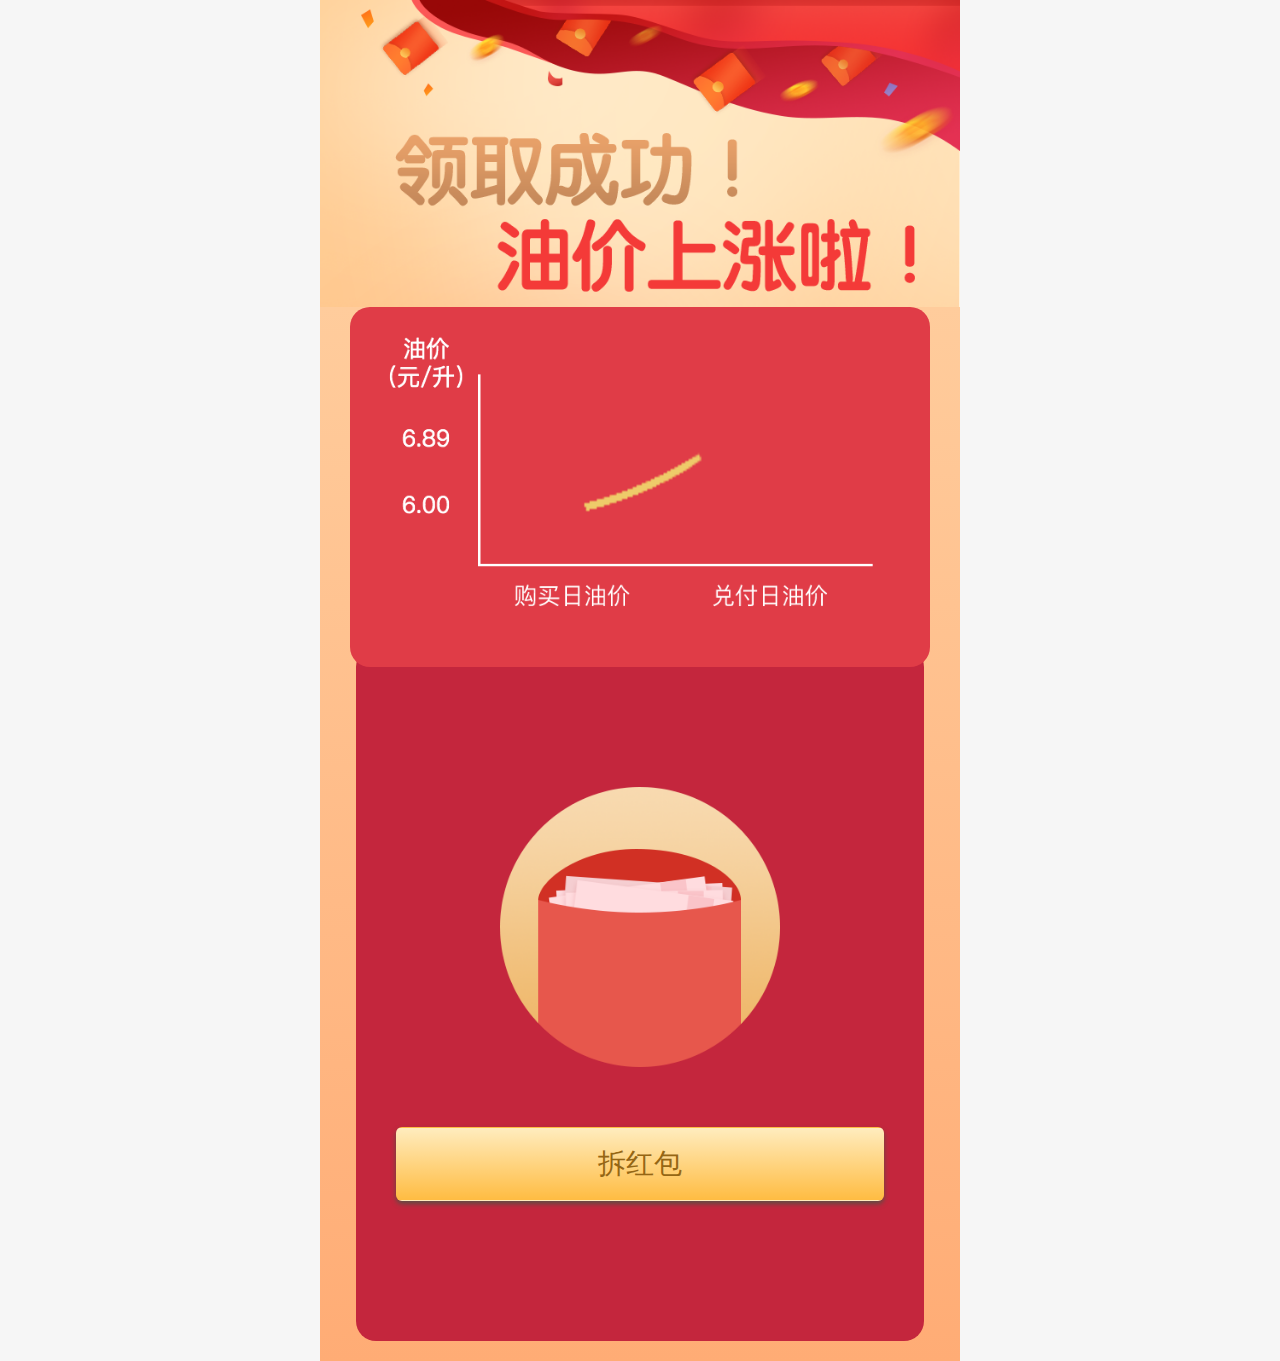
<file: zhangjia.html>
<!DOCTYPE html>
<html lang="en">
<head>
<meta charset="utf-8" />
<meta http-equiv="X-UA-Compatible" content="IE=edge" />
<meta name="apple-mobile-web-app-capable" content="yes" />
<meta name="format-detection" content="telephone=no,email=no" />
<meta name="ML-Config" content="fullscreen=yes,preventMove=no" />
<meta name="viewport" content="width=device-width, initial-scale=1, maximum-scale=1, user-scalable=no" />
<meta name="apple-mobile-web-app-capable" content="yes" />
<meta name="description" content="" />
<meta name="author" content="" />
<title>油价上涨了</title>
<link rel="stylesheet" href="css/global-mobile.css" />
<link rel="stylesheet" href="css/layout-mobile.css" />
<script type="text/javascript">
var cssEl = document.createElement('style');
document.documentElement.firstElementChild.appendChild(cssEl);
function setPxPerRem(){
    var dpr = 1;
    var pxPerRem = document.documentElement.clientWidth * dpr / 32;
    if (pxPerRem < 10) pxPerRem = 10;
    if (pxPerRem > 20) pxPerRem = 20;
    cssEl.innerHTML = 'html{font-size:' + pxPerRem + 'px!important;}';
}
setPxPerRem();
</script>
</head>
<body>
  <div class="eo-bg">
    <img src="img/top_shangzhang_01.png" />
    <div class="content_hb">


    </div>
  </div>

  <div class="container container_shangzhang">
    <div class="content content_zhexian">
      <div class="zuobiao">
        <canvas id='canvas' style="width:100%;height:15rem;">您的浏览器版本过低,请升级您的浏览器...</canvas>
      </div>

    </div>

  <div class="content_gongshi text-white">

    <div class="ml-10 mr-10 hide" id="formula">
      <div class="fs-12">
        油价上涨获得红利:
      </div>
      <div class="mt-10 fs-14">
        上涨红利 =<span class="">（6.89 - 6.00）x 1000</span>
        <div class="fs-18 mt-10 ml-30 pl-30">=890元</div>
      </div>
      <div class="fs-10 mt-20">
        注：(兑换日油价-购买日油价) x 持有升数，此油价为
        虚拟油价。
      </div>
    </div>
    <div class="hongbao_zhangjia">
      <img src="img/hongbao.png" alt=""/>
    </div>

    <div class="content_btn_reg mt-30">
      <button class="btn btn-use mb-10">拆红包</button>
    </div>
  </div>


</div>


<script src="js/jquery-1.11.3.min.js"></script>
<script src="js/easing.js"></script>
<script src="js/bOilPlugIn/bOilPlugIn.js"></script>
<script>

  function drawCurvePath( ctx, start, end, curveness, percent ) {
    var cp = [ ( start[ 0 ] + end[ 0 ] ) / 2 - ( start[ 1 ] - end[ 1 ] ) * curveness, ( start[ 1 ] + end[ 1 ] ) / 2 - ( end[ 0 ] - start[ 0 ] ) * curveness ];
    ctx.moveTo( start[ 0 ], start[ 1 ] );
    for ( var t = 0; t <= percent / 100; t += 0.01 ) {
      var x = quadraticBezier( start[ 0 ], cp[ 0 ], end[ 0 ], t );
      var y = quadraticBezier( start[ 1 ], cp[ 1 ], end[ 1 ], t );
      ctx.lineTo( x, y );
    }
  }
  function quadraticBezier(p0, p1, p2, t ) {
    var k = 1 - t;
    return k * k * p0 + 2 * ( 1 - t ) * t * p1 + t * t * p2; // 这个方程就是二次贝赛尔曲线方程
   }


  var bOilApp = new bOilPlugIn(), App = {
    //是否后端开发状态(0前端，1后端)
    status: 0,

    init: function () {


    },

    renderLine:function(){

      var canvas = document.getElementById( 'canvas' );
      var ctx = canvas.getContext( '2d' );
      ctx.lineWidth = 3;
      ctx.strokeStyle = '#eecb6a';
      var percent = 0;
      function animate() {
        ctx.clearRect(  0, 100,0, 300 );
        ctx.beginPath();
        drawCurvePath( ctx, [ 120, 90 ],[ 250, 0 ], -0.2, percent );
        ctx.stroke();
        percent = ( percent + 1 ) % 100;
        if(percent < 70){
          requestAnimationFrame( animate );
        }else{
          $("#formula").slideDown(); //展示公式
        }
//        animate.call()
      }
      animate();


    }
  };
  $(function(){
    App.init();
    App.renderLine();

  })

</script>
</body>
</html>
</file>
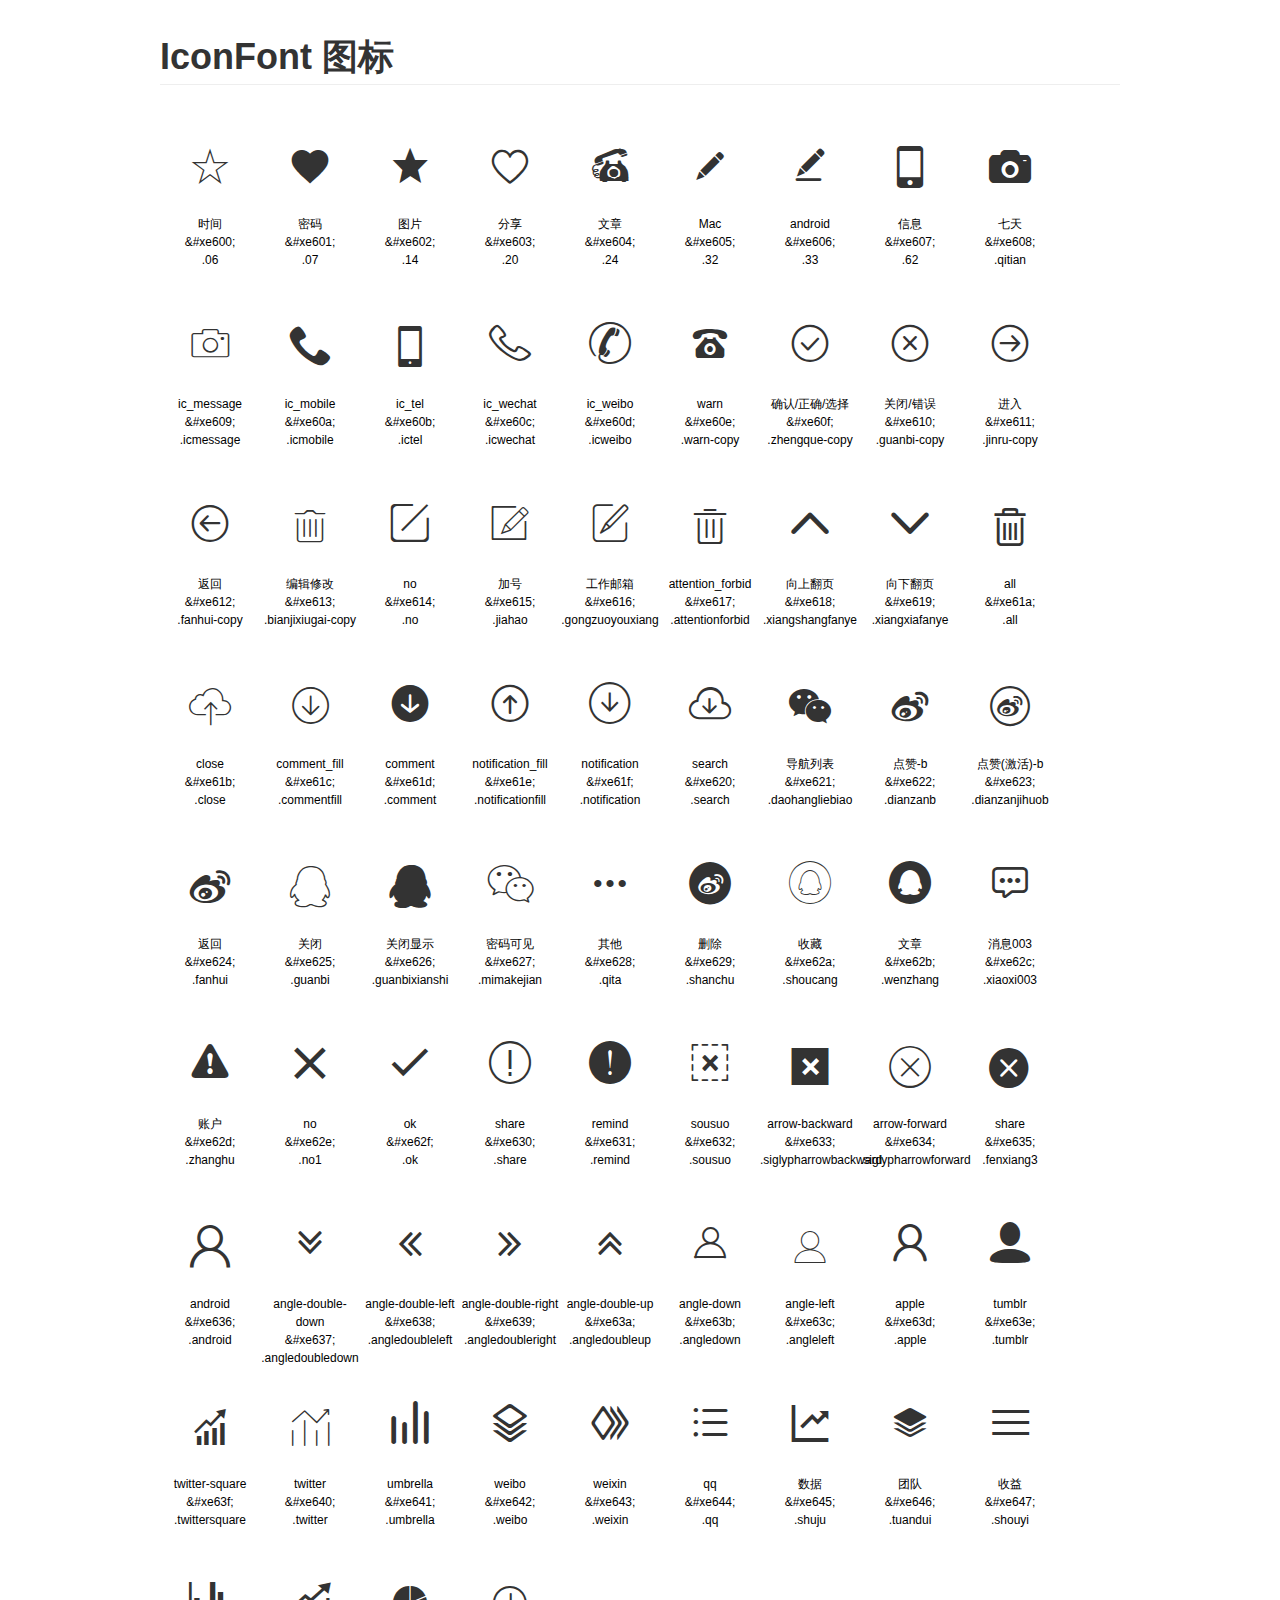
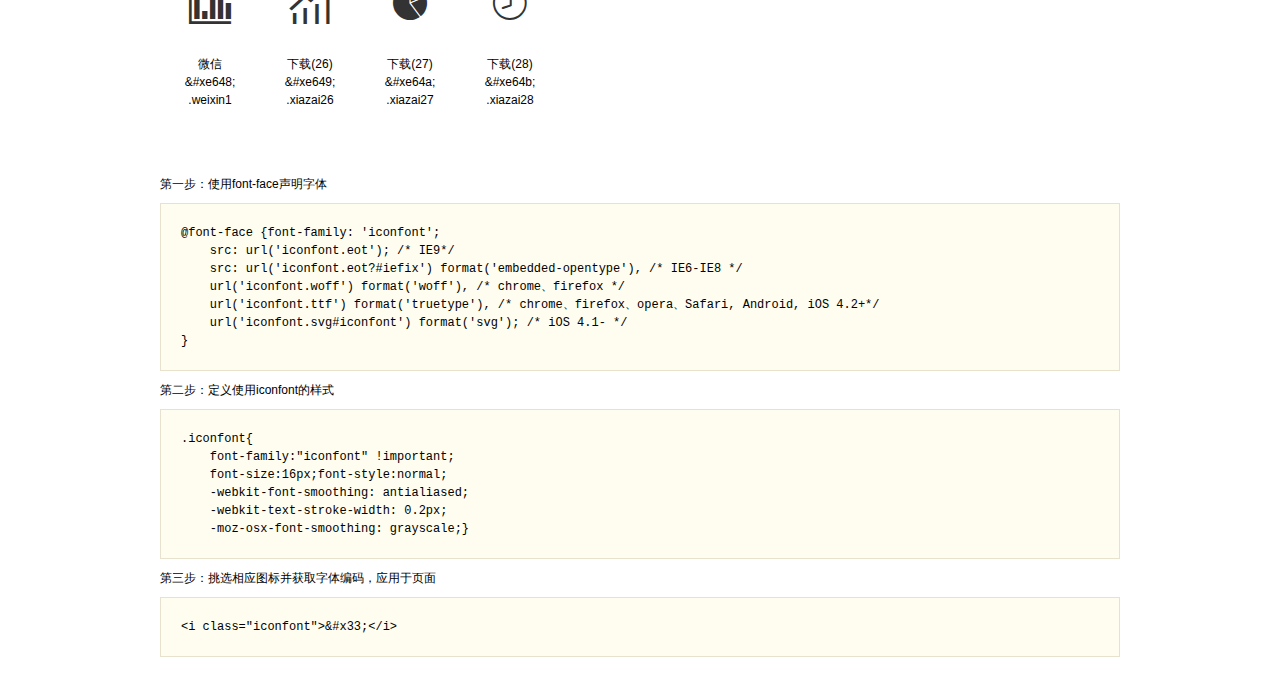
<file: css/font/demo/demo.html>
<!DOCTYPE html>
<html>
<head>
    <meta charset="utf-8"/>
    <title>IconFont</title>
    <link rel="stylesheet" href="demo.css">
    <link rel="stylesheet" href="iconfont.css">
</head>
<body>
    <div class="main">
        <h1>IconFont 图标</h1>
        <ul class="icon_lists clear">
            
                <li>
                <i class="icon iconfont">&#xe600;</i>
                    <div class="name">时间</div>
                    <div class="code">&amp;#xe600;</div>
                    <div class="fontclass">.06</div>
                </li>
            
                <li>
                <i class="icon iconfont">&#xe601;</i>
                    <div class="name">密码</div>
                    <div class="code">&amp;#xe601;</div>
                    <div class="fontclass">.07</div>
                </li>
            
                <li>
                <i class="icon iconfont">&#xe602;</i>
                    <div class="name">图片</div>
                    <div class="code">&amp;#xe602;</div>
                    <div class="fontclass">.14</div>
                </li>
            
                <li>
                <i class="icon iconfont">&#xe603;</i>
                    <div class="name">分享</div>
                    <div class="code">&amp;#xe603;</div>
                    <div class="fontclass">.20</div>
                </li>
            
                <li>
                <i class="icon iconfont">&#xe604;</i>
                    <div class="name">文章</div>
                    <div class="code">&amp;#xe604;</div>
                    <div class="fontclass">.24</div>
                </li>
            
                <li>
                <i class="icon iconfont">&#xe605;</i>
                    <div class="name">Mac</div>
                    <div class="code">&amp;#xe605;</div>
                    <div class="fontclass">.32</div>
                </li>
            
                <li>
                <i class="icon iconfont">&#xe606;</i>
                    <div class="name">android</div>
                    <div class="code">&amp;#xe606;</div>
                    <div class="fontclass">.33</div>
                </li>
            
                <li>
                <i class="icon iconfont">&#xe607;</i>
                    <div class="name">信息</div>
                    <div class="code">&amp;#xe607;</div>
                    <div class="fontclass">.62</div>
                </li>
            
                <li>
                <i class="icon iconfont">&#xe608;</i>
                    <div class="name">七天</div>
                    <div class="code">&amp;#xe608;</div>
                    <div class="fontclass">.qitian</div>
                </li>
            
                <li>
                <i class="icon iconfont">&#xe609;</i>
                    <div class="name">ic_message</div>
                    <div class="code">&amp;#xe609;</div>
                    <div class="fontclass">.icmessage</div>
                </li>
            
                <li>
                <i class="icon iconfont">&#xe60a;</i>
                    <div class="name">ic_mobile</div>
                    <div class="code">&amp;#xe60a;</div>
                    <div class="fontclass">.icmobile</div>
                </li>
            
                <li>
                <i class="icon iconfont">&#xe60b;</i>
                    <div class="name">ic_tel</div>
                    <div class="code">&amp;#xe60b;</div>
                    <div class="fontclass">.ictel</div>
                </li>
            
                <li>
                <i class="icon iconfont">&#xe60c;</i>
                    <div class="name">ic_wechat</div>
                    <div class="code">&amp;#xe60c;</div>
                    <div class="fontclass">.icwechat</div>
                </li>
            
                <li>
                <i class="icon iconfont">&#xe60d;</i>
                    <div class="name">ic_weibo</div>
                    <div class="code">&amp;#xe60d;</div>
                    <div class="fontclass">.icweibo</div>
                </li>
            
                <li>
                <i class="icon iconfont">&#xe60e;</i>
                    <div class="name">warn</div>
                    <div class="code">&amp;#xe60e;</div>
                    <div class="fontclass">.warn-copy</div>
                </li>
            
                <li>
                <i class="icon iconfont">&#xe60f;</i>
                    <div class="name">确认/正确/选择</div>
                    <div class="code">&amp;#xe60f;</div>
                    <div class="fontclass">.zhengque-copy</div>
                </li>
            
                <li>
                <i class="icon iconfont">&#xe610;</i>
                    <div class="name">关闭/错误</div>
                    <div class="code">&amp;#xe610;</div>
                    <div class="fontclass">.guanbi-copy</div>
                </li>
            
                <li>
                <i class="icon iconfont">&#xe611;</i>
                    <div class="name">进入</div>
                    <div class="code">&amp;#xe611;</div>
                    <div class="fontclass">.jinru-copy</div>
                </li>
            
                <li>
                <i class="icon iconfont">&#xe612;</i>
                    <div class="name">返回</div>
                    <div class="code">&amp;#xe612;</div>
                    <div class="fontclass">.fanhui-copy</div>
                </li>
            
                <li>
                <i class="icon iconfont">&#xe613;</i>
                    <div class="name">编辑修改</div>
                    <div class="code">&amp;#xe613;</div>
                    <div class="fontclass">.bianjixiugai-copy</div>
                </li>
            
                <li>
                <i class="icon iconfont">&#xe614;</i>
                    <div class="name">no</div>
                    <div class="code">&amp;#xe614;</div>
                    <div class="fontclass">.no</div>
                </li>
            
                <li>
                <i class="icon iconfont">&#xe615;</i>
                    <div class="name">加号</div>
                    <div class="code">&amp;#xe615;</div>
                    <div class="fontclass">.jiahao</div>
                </li>
            
                <li>
                <i class="icon iconfont">&#xe616;</i>
                    <div class="name">工作邮箱</div>
                    <div class="code">&amp;#xe616;</div>
                    <div class="fontclass">.gongzuoyouxiang</div>
                </li>
            
                <li>
                <i class="icon iconfont">&#xe617;</i>
                    <div class="name">attention_forbid</div>
                    <div class="code">&amp;#xe617;</div>
                    <div class="fontclass">.attentionforbid</div>
                </li>
            
                <li>
                <i class="icon iconfont">&#xe618;</i>
                    <div class="name">向上翻页</div>
                    <div class="code">&amp;#xe618;</div>
                    <div class="fontclass">.xiangshangfanye</div>
                </li>
            
                <li>
                <i class="icon iconfont">&#xe619;</i>
                    <div class="name">向下翻页</div>
                    <div class="code">&amp;#xe619;</div>
                    <div class="fontclass">.xiangxiafanye</div>
                </li>
            
                <li>
                <i class="icon iconfont">&#xe61a;</i>
                    <div class="name">all</div>
                    <div class="code">&amp;#xe61a;</div>
                    <div class="fontclass">.all</div>
                </li>
            
                <li>
                <i class="icon iconfont">&#xe61b;</i>
                    <div class="name">close</div>
                    <div class="code">&amp;#xe61b;</div>
                    <div class="fontclass">.close</div>
                </li>
            
                <li>
                <i class="icon iconfont">&#xe61c;</i>
                    <div class="name">comment_fill</div>
                    <div class="code">&amp;#xe61c;</div>
                    <div class="fontclass">.commentfill</div>
                </li>
            
                <li>
                <i class="icon iconfont">&#xe61d;</i>
                    <div class="name">comment</div>
                    <div class="code">&amp;#xe61d;</div>
                    <div class="fontclass">.comment</div>
                </li>
            
                <li>
                <i class="icon iconfont">&#xe61e;</i>
                    <div class="name">notification_fill</div>
                    <div class="code">&amp;#xe61e;</div>
                    <div class="fontclass">.notificationfill</div>
                </li>
            
                <li>
                <i class="icon iconfont">&#xe61f;</i>
                    <div class="name">notification</div>
                    <div class="code">&amp;#xe61f;</div>
                    <div class="fontclass">.notification</div>
                </li>
            
                <li>
                <i class="icon iconfont">&#xe620;</i>
                    <div class="name">search</div>
                    <div class="code">&amp;#xe620;</div>
                    <div class="fontclass">.search</div>
                </li>
            
                <li>
                <i class="icon iconfont">&#xe621;</i>
                    <div class="name">导航列表</div>
                    <div class="code">&amp;#xe621;</div>
                    <div class="fontclass">.daohangliebiao</div>
                </li>
            
                <li>
                <i class="icon iconfont">&#xe622;</i>
                    <div class="name">点赞-b</div>
                    <div class="code">&amp;#xe622;</div>
                    <div class="fontclass">.dianzanb</div>
                </li>
            
                <li>
                <i class="icon iconfont">&#xe623;</i>
                    <div class="name">点赞(激活)-b</div>
                    <div class="code">&amp;#xe623;</div>
                    <div class="fontclass">.dianzanjihuob</div>
                </li>
            
                <li>
                <i class="icon iconfont">&#xe624;</i>
                    <div class="name">返回</div>
                    <div class="code">&amp;#xe624;</div>
                    <div class="fontclass">.fanhui</div>
                </li>
            
                <li>
                <i class="icon iconfont">&#xe625;</i>
                    <div class="name">关闭</div>
                    <div class="code">&amp;#xe625;</div>
                    <div class="fontclass">.guanbi</div>
                </li>
            
                <li>
                <i class="icon iconfont">&#xe626;</i>
                    <div class="name">关闭显示</div>
                    <div class="code">&amp;#xe626;</div>
                    <div class="fontclass">.guanbixianshi</div>
                </li>
            
                <li>
                <i class="icon iconfont">&#xe627;</i>
                    <div class="name">密码可见</div>
                    <div class="code">&amp;#xe627;</div>
                    <div class="fontclass">.mimakejian</div>
                </li>
            
                <li>
                <i class="icon iconfont">&#xe628;</i>
                    <div class="name">其他</div>
                    <div class="code">&amp;#xe628;</div>
                    <div class="fontclass">.qita</div>
                </li>
            
                <li>
                <i class="icon iconfont">&#xe629;</i>
                    <div class="name">删除</div>
                    <div class="code">&amp;#xe629;</div>
                    <div class="fontclass">.shanchu</div>
                </li>
            
                <li>
                <i class="icon iconfont">&#xe62a;</i>
                    <div class="name">收藏</div>
                    <div class="code">&amp;#xe62a;</div>
                    <div class="fontclass">.shoucang</div>
                </li>
            
                <li>
                <i class="icon iconfont">&#xe62b;</i>
                    <div class="name">文章</div>
                    <div class="code">&amp;#xe62b;</div>
                    <div class="fontclass">.wenzhang</div>
                </li>
            
                <li>
                <i class="icon iconfont">&#xe62c;</i>
                    <div class="name">消息003</div>
                    <div class="code">&amp;#xe62c;</div>
                    <div class="fontclass">.xiaoxi003</div>
                </li>
            
                <li>
                <i class="icon iconfont">&#xe62d;</i>
                    <div class="name">账户</div>
                    <div class="code">&amp;#xe62d;</div>
                    <div class="fontclass">.zhanghu</div>
                </li>
            
                <li>
                <i class="icon iconfont">&#xe62e;</i>
                    <div class="name">no</div>
                    <div class="code">&amp;#xe62e;</div>
                    <div class="fontclass">.no1</div>
                </li>
            
                <li>
                <i class="icon iconfont">&#xe62f;</i>
                    <div class="name">ok</div>
                    <div class="code">&amp;#xe62f;</div>
                    <div class="fontclass">.ok</div>
                </li>
            
                <li>
                <i class="icon iconfont">&#xe630;</i>
                    <div class="name">share</div>
                    <div class="code">&amp;#xe630;</div>
                    <div class="fontclass">.share</div>
                </li>
            
                <li>
                <i class="icon iconfont">&#xe631;</i>
                    <div class="name">remind</div>
                    <div class="code">&amp;#xe631;</div>
                    <div class="fontclass">.remind</div>
                </li>
            
                <li>
                <i class="icon iconfont">&#xe632;</i>
                    <div class="name">sousuo</div>
                    <div class="code">&amp;#xe632;</div>
                    <div class="fontclass">.sousuo</div>
                </li>
            
                <li>
                <i class="icon iconfont">&#xe633;</i>
                    <div class="name">arrow-backward</div>
                    <div class="code">&amp;#xe633;</div>
                    <div class="fontclass">.siglypharrowbackward</div>
                </li>
            
                <li>
                <i class="icon iconfont">&#xe634;</i>
                    <div class="name">arrow-forward</div>
                    <div class="code">&amp;#xe634;</div>
                    <div class="fontclass">.siglypharrowforward</div>
                </li>
            
                <li>
                <i class="icon iconfont">&#xe635;</i>
                    <div class="name">share</div>
                    <div class="code">&amp;#xe635;</div>
                    <div class="fontclass">.fenxiang3</div>
                </li>
            
                <li>
                <i class="icon iconfont">&#xe636;</i>
                    <div class="name">android</div>
                    <div class="code">&amp;#xe636;</div>
                    <div class="fontclass">.android</div>
                </li>
            
                <li>
                <i class="icon iconfont">&#xe637;</i>
                    <div class="name">angle-double-down</div>
                    <div class="code">&amp;#xe637;</div>
                    <div class="fontclass">.angledoubledown</div>
                </li>
            
                <li>
                <i class="icon iconfont">&#xe638;</i>
                    <div class="name">angle-double-left</div>
                    <div class="code">&amp;#xe638;</div>
                    <div class="fontclass">.angledoubleleft</div>
                </li>
            
                <li>
                <i class="icon iconfont">&#xe639;</i>
                    <div class="name">angle-double-right</div>
                    <div class="code">&amp;#xe639;</div>
                    <div class="fontclass">.angledoubleright</div>
                </li>
            
                <li>
                <i class="icon iconfont">&#xe63a;</i>
                    <div class="name">angle-double-up</div>
                    <div class="code">&amp;#xe63a;</div>
                    <div class="fontclass">.angledoubleup</div>
                </li>
            
                <li>
                <i class="icon iconfont">&#xe63b;</i>
                    <div class="name">angle-down</div>
                    <div class="code">&amp;#xe63b;</div>
                    <div class="fontclass">.angledown</div>
                </li>
            
                <li>
                <i class="icon iconfont">&#xe63c;</i>
                    <div class="name">angle-left</div>
                    <div class="code">&amp;#xe63c;</div>
                    <div class="fontclass">.angleleft</div>
                </li>
            
                <li>
                <i class="icon iconfont">&#xe63d;</i>
                    <div class="name">apple</div>
                    <div class="code">&amp;#xe63d;</div>
                    <div class="fontclass">.apple</div>
                </li>
            
                <li>
                <i class="icon iconfont">&#xe63e;</i>
                    <div class="name">tumblr</div>
                    <div class="code">&amp;#xe63e;</div>
                    <div class="fontclass">.tumblr</div>
                </li>
            
                <li>
                <i class="icon iconfont">&#xe63f;</i>
                    <div class="name">twitter-square</div>
                    <div class="code">&amp;#xe63f;</div>
                    <div class="fontclass">.twittersquare</div>
                </li>
            
                <li>
                <i class="icon iconfont">&#xe640;</i>
                    <div class="name">twitter</div>
                    <div class="code">&amp;#xe640;</div>
                    <div class="fontclass">.twitter</div>
                </li>
            
                <li>
                <i class="icon iconfont">&#xe641;</i>
                    <div class="name">umbrella</div>
                    <div class="code">&amp;#xe641;</div>
                    <div class="fontclass">.umbrella</div>
                </li>
            
                <li>
                <i class="icon iconfont">&#xe642;</i>
                    <div class="name">weibo</div>
                    <div class="code">&amp;#xe642;</div>
                    <div class="fontclass">.weibo</div>
                </li>
            
                <li>
                <i class="icon iconfont">&#xe643;</i>
                    <div class="name">weixin</div>
                    <div class="code">&amp;#xe643;</div>
                    <div class="fontclass">.weixin</div>
                </li>
            
                <li>
                <i class="icon iconfont">&#xe644;</i>
                    <div class="name">qq</div>
                    <div class="code">&amp;#xe644;</div>
                    <div class="fontclass">.qq</div>
                </li>
            
                <li>
                <i class="icon iconfont">&#xe645;</i>
                    <div class="name">数据</div>
                    <div class="code">&amp;#xe645;</div>
                    <div class="fontclass">.shuju</div>
                </li>
            
                <li>
                <i class="icon iconfont">&#xe646;</i>
                    <div class="name">团队</div>
                    <div class="code">&amp;#xe646;</div>
                    <div class="fontclass">.tuandui</div>
                </li>
            
                <li>
                <i class="icon iconfont">&#xe647;</i>
                    <div class="name">收益</div>
                    <div class="code">&amp;#xe647;</div>
                    <div class="fontclass">.shouyi</div>
                </li>
            
                <li>
                <i class="icon iconfont">&#xe648;</i>
                    <div class="name">微信</div>
                    <div class="code">&amp;#xe648;</div>
                    <div class="fontclass">.weixin1</div>
                </li>
            
                <li>
                <i class="icon iconfont">&#xe649;</i>
                    <div class="name">下载(26)</div>
                    <div class="code">&amp;#xe649;</div>
                    <div class="fontclass">.xiazai26</div>
                </li>
            
                <li>
                <i class="icon iconfont">&#xe64a;</i>
                    <div class="name">下载(27)</div>
                    <div class="code">&amp;#xe64a;</div>
                    <div class="fontclass">.xiazai27</div>
                </li>
            
                <li>
                <i class="icon iconfont">&#xe64b;</i>
                    <div class="name">下载(28)</div>
                    <div class="code">&amp;#xe64b;</div>
                    <div class="fontclass">.xiazai28</div>
                </li>
            
        </ul>


        <div class="helps">
            第一步：使用font-face声明字体
            <pre>
@font-face {font-family: 'iconfont';
    src: url('iconfont.eot'); /* IE9*/
    src: url('iconfont.eot?#iefix') format('embedded-opentype'), /* IE6-IE8 */
    url('iconfont.woff') format('woff'), /* chrome、firefox */
    url('iconfont.ttf') format('truetype'), /* chrome、firefox、opera、Safari, Android, iOS 4.2+*/
    url('iconfont.svg#iconfont') format('svg'); /* iOS 4.1- */
}
</pre>
第二步：定义使用iconfont的样式
            <pre>
.iconfont{
    font-family:"iconfont" !important;
    font-size:16px;font-style:normal;
    -webkit-font-smoothing: antialiased;
    -webkit-text-stroke-width: 0.2px;
    -moz-osx-font-smoothing: grayscale;}
</pre>
第三步：挑选相应图标并获取字体编码，应用于页面
<pre>
&lt;i class="iconfont"&gt;&amp;#x33;&lt;/i&gt;
</pre>
        </div>

    </div>
</body>
</html>
</file>
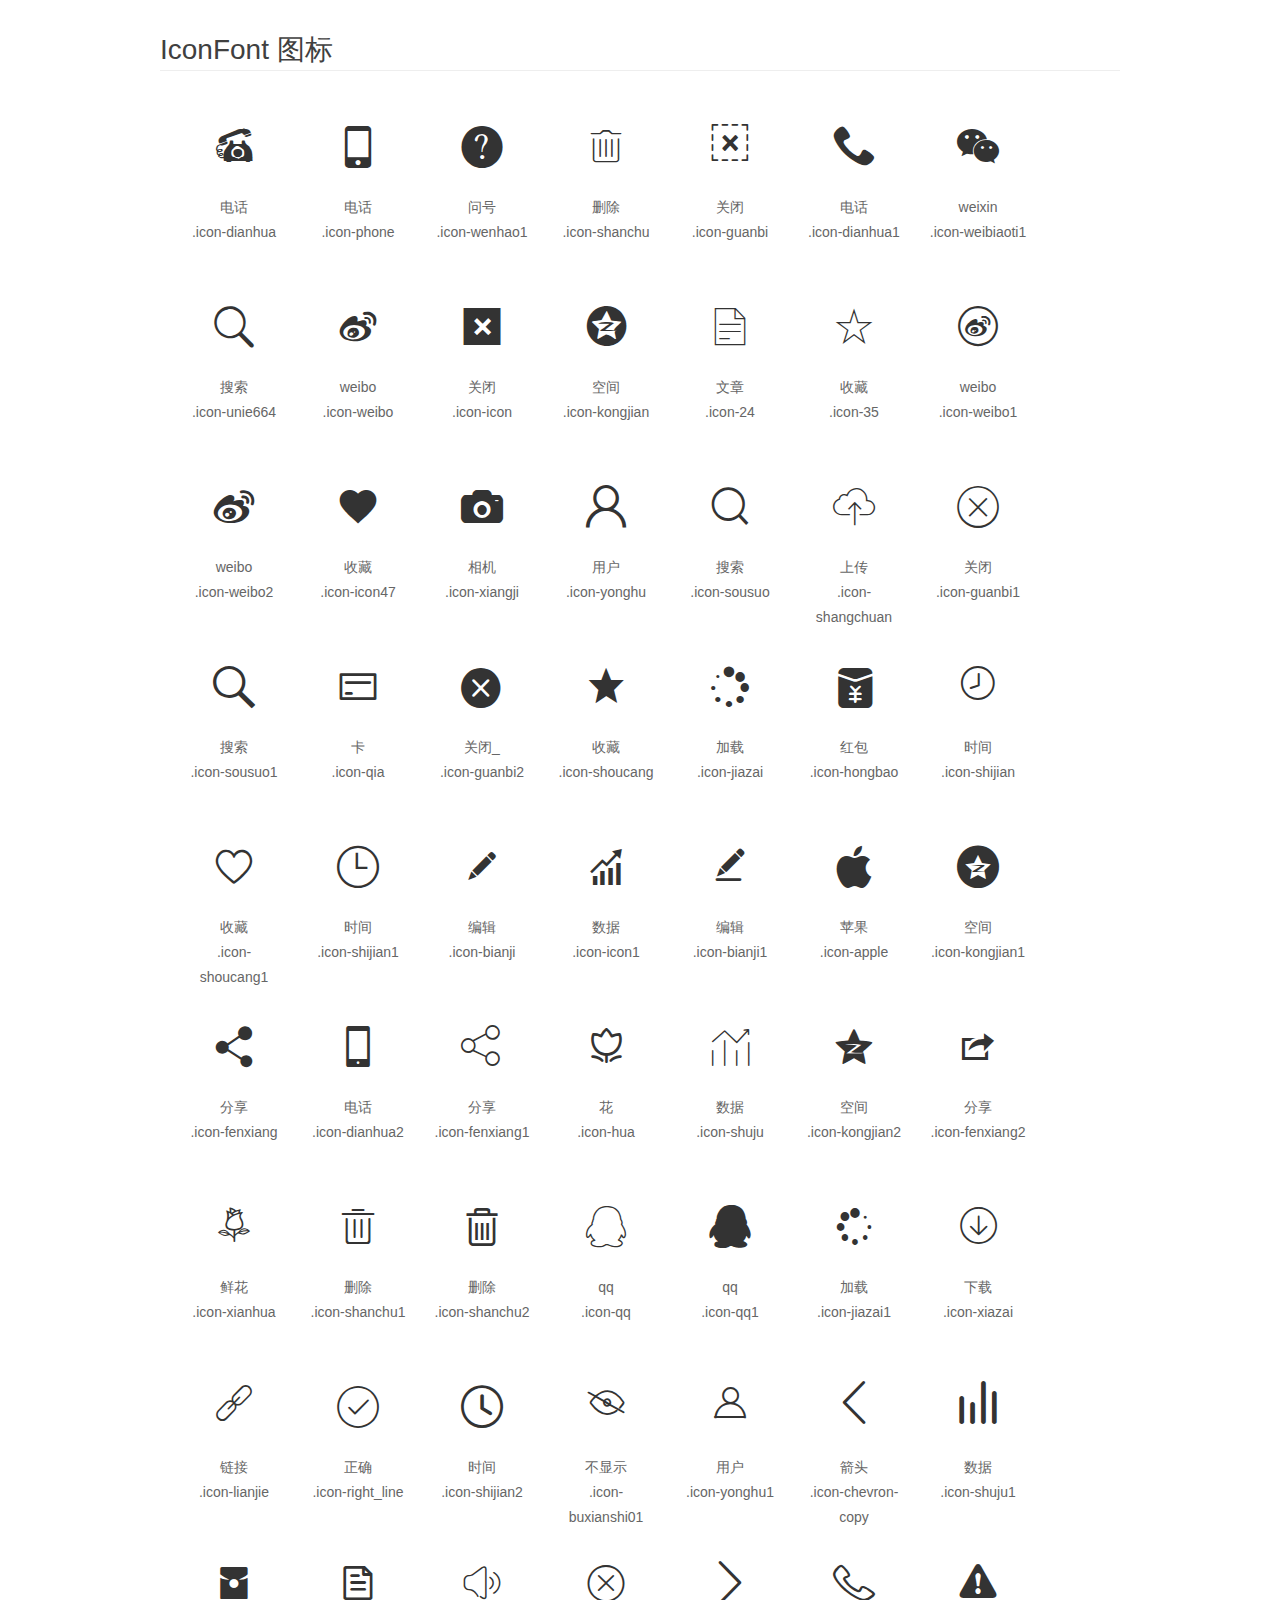
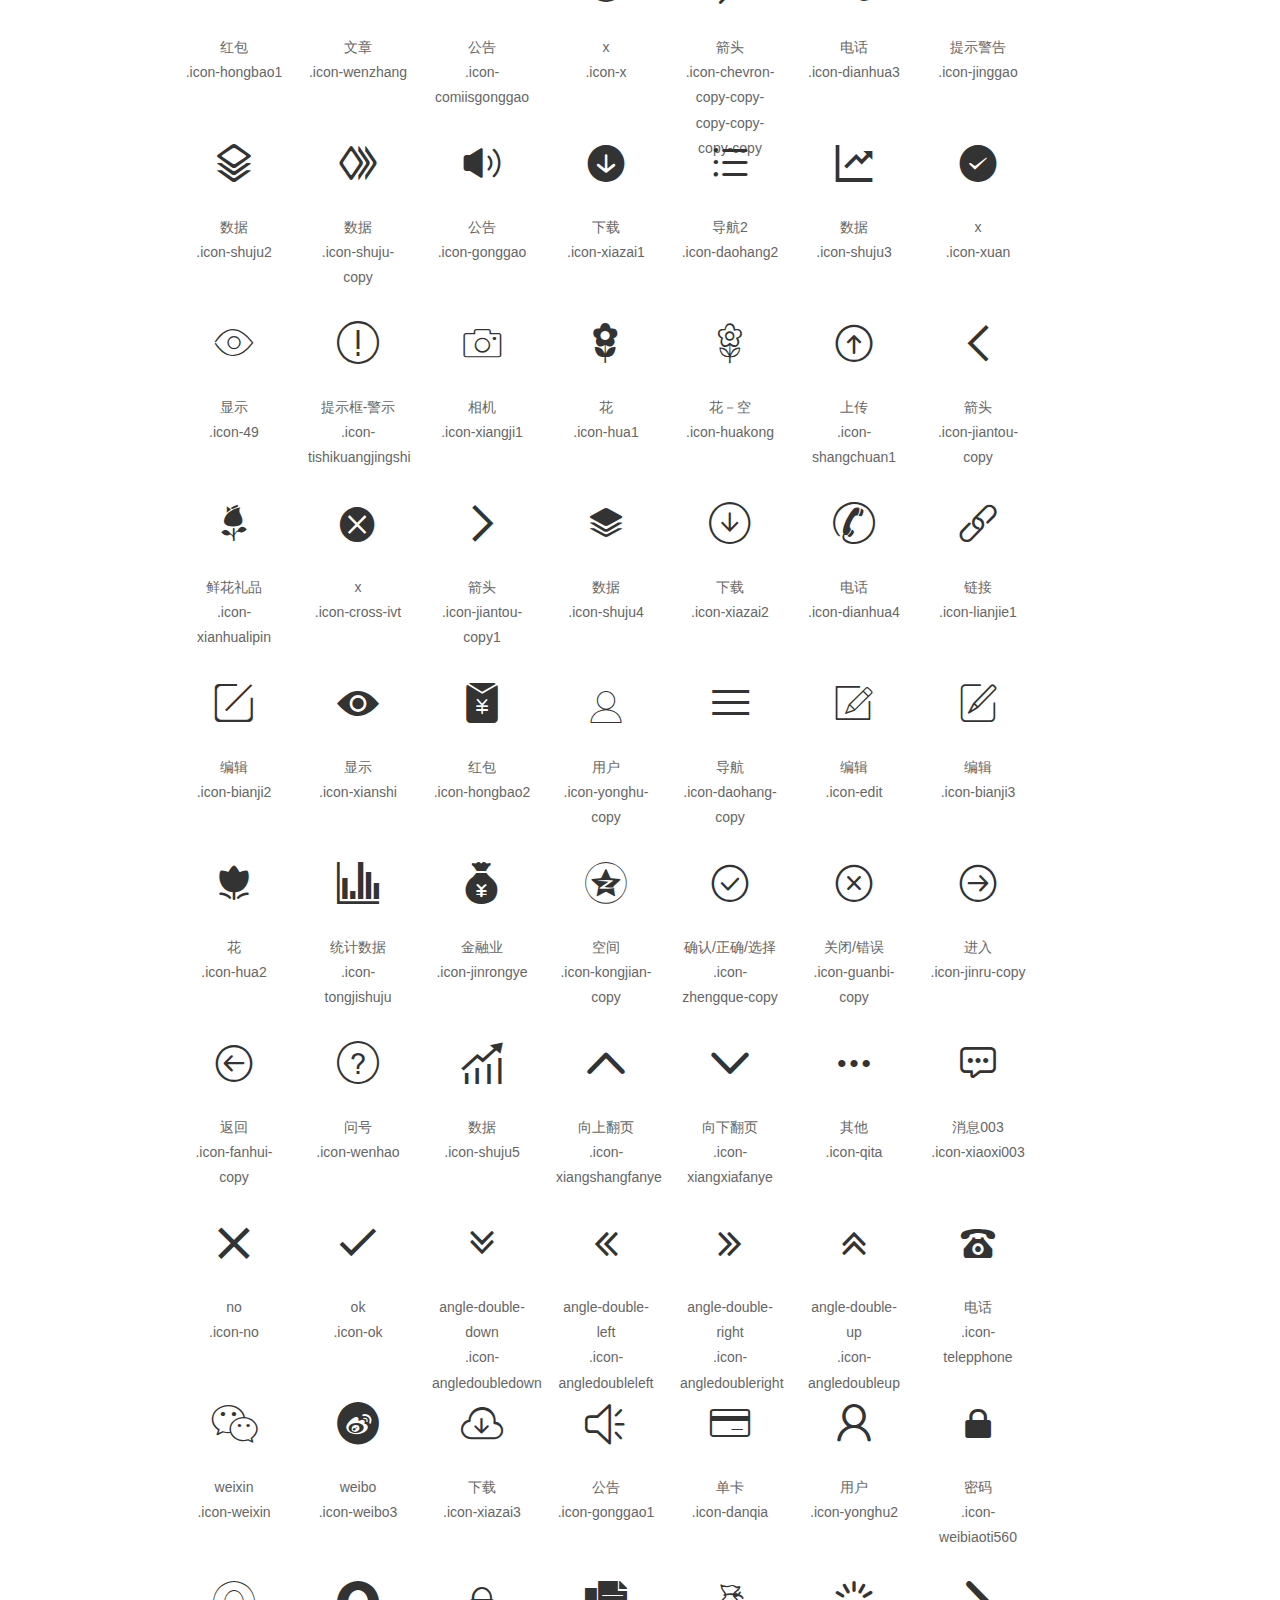
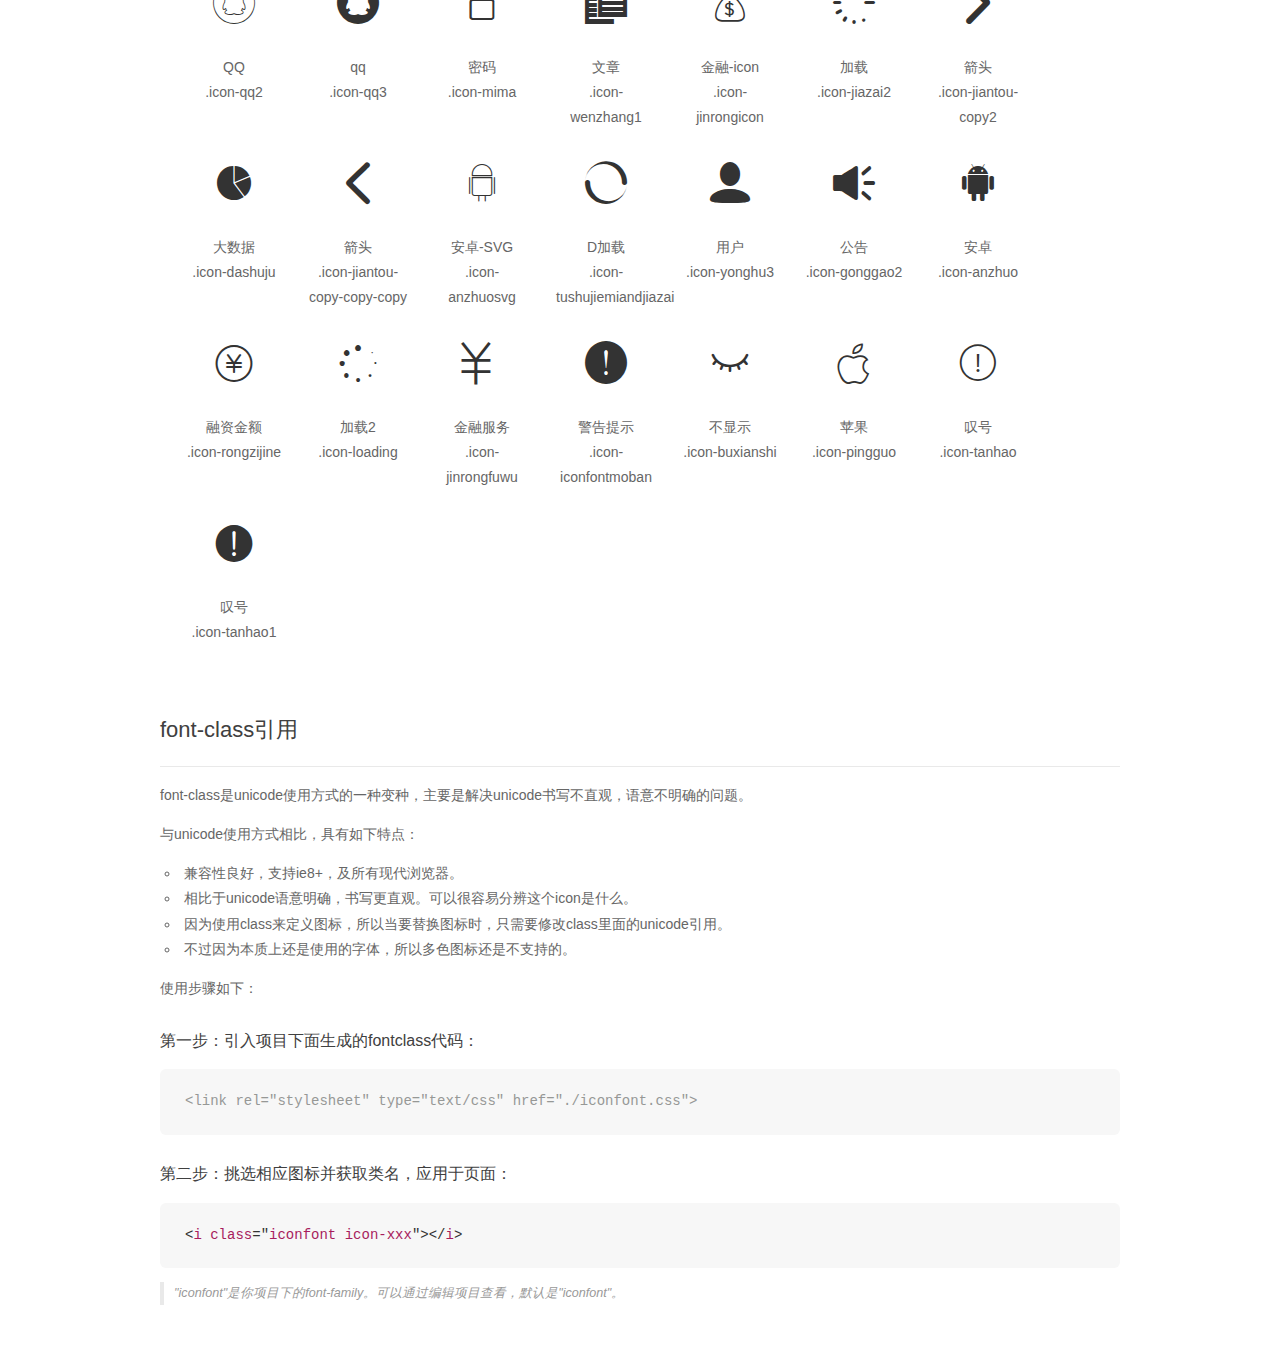
<file: css/font/demo/demo_fontclass.html>
<!DOCTYPE html>
<html>
<head>
    <meta charset="utf-8"/>
    <title>IconFont</title>
    <link rel="stylesheet" href="demo.css">
    <link rel="stylesheet" href="iconfont.css">
</head>
<body>
    <div class="main markdown">
        <h1>IconFont 图标</h1>
        <ul class="icon_lists clear">
            
                <li>
                <i class="icon iconfont icon-dianhua"></i>
                    <div class="name">电话</div>
                    <div class="fontclass">.icon-dianhua</div>
                </li>
            
                <li>
                <i class="icon iconfont icon-phone"></i>
                    <div class="name">电话</div>
                    <div class="fontclass">.icon-phone</div>
                </li>
            
                <li>
                <i class="icon iconfont icon-wenhao1"></i>
                    <div class="name">问号</div>
                    <div class="fontclass">.icon-wenhao1</div>
                </li>
            
                <li>
                <i class="icon iconfont icon-shanchu"></i>
                    <div class="name">删除</div>
                    <div class="fontclass">.icon-shanchu</div>
                </li>
            
                <li>
                <i class="icon iconfont icon-guanbi"></i>
                    <div class="name">关闭</div>
                    <div class="fontclass">.icon-guanbi</div>
                </li>
            
                <li>
                <i class="icon iconfont icon-dianhua1"></i>
                    <div class="name">电话</div>
                    <div class="fontclass">.icon-dianhua1</div>
                </li>
            
                <li>
                <i class="icon iconfont icon-weibiaoti1"></i>
                    <div class="name">weixin</div>
                    <div class="fontclass">.icon-weibiaoti1</div>
                </li>
            
                <li>
                <i class="icon iconfont icon-unie664"></i>
                    <div class="name">搜索</div>
                    <div class="fontclass">.icon-unie664</div>
                </li>
            
                <li>
                <i class="icon iconfont icon-weibo"></i>
                    <div class="name">weibo</div>
                    <div class="fontclass">.icon-weibo</div>
                </li>
            
                <li>
                <i class="icon iconfont icon-icon"></i>
                    <div class="name">关闭</div>
                    <div class="fontclass">.icon-icon</div>
                </li>
            
                <li>
                <i class="icon iconfont icon-kongjian"></i>
                    <div class="name">空间</div>
                    <div class="fontclass">.icon-kongjian</div>
                </li>
            
                <li>
                <i class="icon iconfont icon-24"></i>
                    <div class="name">文章</div>
                    <div class="fontclass">.icon-24</div>
                </li>
            
                <li>
                <i class="icon iconfont icon-35"></i>
                    <div class="name">收藏</div>
                    <div class="fontclass">.icon-35</div>
                </li>
            
                <li>
                <i class="icon iconfont icon-weibo1"></i>
                    <div class="name">weibo</div>
                    <div class="fontclass">.icon-weibo1</div>
                </li>
            
                <li>
                <i class="icon iconfont icon-weibo2"></i>
                    <div class="name">weibo</div>
                    <div class="fontclass">.icon-weibo2</div>
                </li>
            
                <li>
                <i class="icon iconfont icon-icon47"></i>
                    <div class="name">收藏</div>
                    <div class="fontclass">.icon-icon47</div>
                </li>
            
                <li>
                <i class="icon iconfont icon-xiangji"></i>
                    <div class="name">相机</div>
                    <div class="fontclass">.icon-xiangji</div>
                </li>
            
                <li>
                <i class="icon iconfont icon-yonghu"></i>
                    <div class="name">用户</div>
                    <div class="fontclass">.icon-yonghu</div>
                </li>
            
                <li>
                <i class="icon iconfont icon-sousuo"></i>
                    <div class="name">搜索</div>
                    <div class="fontclass">.icon-sousuo</div>
                </li>
            
                <li>
                <i class="icon iconfont icon-shangchuan"></i>
                    <div class="name">上传</div>
                    <div class="fontclass">.icon-shangchuan</div>
                </li>
            
                <li>
                <i class="icon iconfont icon-guanbi1"></i>
                    <div class="name">关闭</div>
                    <div class="fontclass">.icon-guanbi1</div>
                </li>
            
                <li>
                <i class="icon iconfont icon-sousuo1"></i>
                    <div class="name">搜索</div>
                    <div class="fontclass">.icon-sousuo1</div>
                </li>
            
                <li>
                <i class="icon iconfont icon-qia"></i>
                    <div class="name">卡</div>
                    <div class="fontclass">.icon-qia</div>
                </li>
            
                <li>
                <i class="icon iconfont icon-guanbi2"></i>
                    <div class="name">关闭_</div>
                    <div class="fontclass">.icon-guanbi2</div>
                </li>
            
                <li>
                <i class="icon iconfont icon-shoucang"></i>
                    <div class="name">收藏</div>
                    <div class="fontclass">.icon-shoucang</div>
                </li>
            
                <li>
                <i class="icon iconfont icon-jiazai"></i>
                    <div class="name">加载</div>
                    <div class="fontclass">.icon-jiazai</div>
                </li>
            
                <li>
                <i class="icon iconfont icon-hongbao"></i>
                    <div class="name">红包</div>
                    <div class="fontclass">.icon-hongbao</div>
                </li>
            
                <li>
                <i class="icon iconfont icon-shijian"></i>
                    <div class="name">时间</div>
                    <div class="fontclass">.icon-shijian</div>
                </li>
            
                <li>
                <i class="icon iconfont icon-shoucang1"></i>
                    <div class="name">收藏</div>
                    <div class="fontclass">.icon-shoucang1</div>
                </li>
            
                <li>
                <i class="icon iconfont icon-shijian1"></i>
                    <div class="name">时间</div>
                    <div class="fontclass">.icon-shijian1</div>
                </li>
            
                <li>
                <i class="icon iconfont icon-bianji"></i>
                    <div class="name">编辑</div>
                    <div class="fontclass">.icon-bianji</div>
                </li>
            
                <li>
                <i class="icon iconfont icon-icon1"></i>
                    <div class="name">数据</div>
                    <div class="fontclass">.icon-icon1</div>
                </li>
            
                <li>
                <i class="icon iconfont icon-bianji1"></i>
                    <div class="name">编辑</div>
                    <div class="fontclass">.icon-bianji1</div>
                </li>
            
                <li>
                <i class="icon iconfont icon-apple"></i>
                    <div class="name">苹果</div>
                    <div class="fontclass">.icon-apple</div>
                </li>
            
                <li>
                <i class="icon iconfont icon-kongjian1"></i>
                    <div class="name">空间</div>
                    <div class="fontclass">.icon-kongjian1</div>
                </li>
            
                <li>
                <i class="icon iconfont icon-fenxiang"></i>
                    <div class="name">分享</div>
                    <div class="fontclass">.icon-fenxiang</div>
                </li>
            
                <li>
                <i class="icon iconfont icon-dianhua2"></i>
                    <div class="name">电话</div>
                    <div class="fontclass">.icon-dianhua2</div>
                </li>
            
                <li>
                <i class="icon iconfont icon-fenxiang1"></i>
                    <div class="name">分享</div>
                    <div class="fontclass">.icon-fenxiang1</div>
                </li>
            
                <li>
                <i class="icon iconfont icon-hua"></i>
                    <div class="name">花</div>
                    <div class="fontclass">.icon-hua</div>
                </li>
            
                <li>
                <i class="icon iconfont icon-shuju"></i>
                    <div class="name">数据</div>
                    <div class="fontclass">.icon-shuju</div>
                </li>
            
                <li>
                <i class="icon iconfont icon-kongjian2"></i>
                    <div class="name">空间</div>
                    <div class="fontclass">.icon-kongjian2</div>
                </li>
            
                <li>
                <i class="icon iconfont icon-fenxiang2"></i>
                    <div class="name">分享</div>
                    <div class="fontclass">.icon-fenxiang2</div>
                </li>
            
                <li>
                <i class="icon iconfont icon-xianhua"></i>
                    <div class="name">鲜花</div>
                    <div class="fontclass">.icon-xianhua</div>
                </li>
            
                <li>
                <i class="icon iconfont icon-shanchu1"></i>
                    <div class="name">删除</div>
                    <div class="fontclass">.icon-shanchu1</div>
                </li>
            
                <li>
                <i class="icon iconfont icon-shanchu2"></i>
                    <div class="name">删除</div>
                    <div class="fontclass">.icon-shanchu2</div>
                </li>
            
                <li>
                <i class="icon iconfont icon-qq"></i>
                    <div class="name">qq</div>
                    <div class="fontclass">.icon-qq</div>
                </li>
            
                <li>
                <i class="icon iconfont icon-qq1"></i>
                    <div class="name">qq</div>
                    <div class="fontclass">.icon-qq1</div>
                </li>
            
                <li>
                <i class="icon iconfont icon-jiazai1"></i>
                    <div class="name">加载</div>
                    <div class="fontclass">.icon-jiazai1</div>
                </li>
            
                <li>
                <i class="icon iconfont icon-xiazai"></i>
                    <div class="name">下载</div>
                    <div class="fontclass">.icon-xiazai</div>
                </li>
            
                <li>
                <i class="icon iconfont icon-lianjie"></i>
                    <div class="name">链接</div>
                    <div class="fontclass">.icon-lianjie</div>
                </li>
            
                <li>
                <i class="icon iconfont icon-right_line"></i>
                    <div class="name">正确</div>
                    <div class="fontclass">.icon-right_line</div>
                </li>
            
                <li>
                <i class="icon iconfont icon-shijian2"></i>
                    <div class="name">时间</div>
                    <div class="fontclass">.icon-shijian2</div>
                </li>
            
                <li>
                <i class="icon iconfont icon-buxianshi01"></i>
                    <div class="name">不显示</div>
                    <div class="fontclass">.icon-buxianshi01</div>
                </li>
            
                <li>
                <i class="icon iconfont icon-yonghu1"></i>
                    <div class="name">用户</div>
                    <div class="fontclass">.icon-yonghu1</div>
                </li>
            
                <li>
                <i class="icon iconfont icon-chevron-copy"></i>
                    <div class="name">箭头</div>
                    <div class="fontclass">.icon-chevron-copy</div>
                </li>
            
                <li>
                <i class="icon iconfont icon-shuju1"></i>
                    <div class="name">数据</div>
                    <div class="fontclass">.icon-shuju1</div>
                </li>
            
                <li>
                <i class="icon iconfont icon-hongbao1"></i>
                    <div class="name">红包</div>
                    <div class="fontclass">.icon-hongbao1</div>
                </li>
            
                <li>
                <i class="icon iconfont icon-wenzhang"></i>
                    <div class="name">文章</div>
                    <div class="fontclass">.icon-wenzhang</div>
                </li>
            
                <li>
                <i class="icon iconfont icon-comiisgonggao"></i>
                    <div class="name">公告</div>
                    <div class="fontclass">.icon-comiisgonggao</div>
                </li>
            
                <li>
                <i class="icon iconfont icon-x"></i>
                    <div class="name">x</div>
                    <div class="fontclass">.icon-x</div>
                </li>
            
                <li>
                <i class="icon iconfont icon-chevron-copy-copy-copy-copy-copy-copy"></i>
                    <div class="name">箭头</div>
                    <div class="fontclass">.icon-chevron-copy-copy-copy-copy-copy-copy</div>
                </li>
            
                <li>
                <i class="icon iconfont icon-dianhua3"></i>
                    <div class="name">电话</div>
                    <div class="fontclass">.icon-dianhua3</div>
                </li>
            
                <li>
                <i class="icon iconfont icon-jinggao"></i>
                    <div class="name">提示警告</div>
                    <div class="fontclass">.icon-jinggao</div>
                </li>
            
                <li>
                <i class="icon iconfont icon-shuju2"></i>
                    <div class="name">数据</div>
                    <div class="fontclass">.icon-shuju2</div>
                </li>
            
                <li>
                <i class="icon iconfont icon-shuju-copy"></i>
                    <div class="name">数据</div>
                    <div class="fontclass">.icon-shuju-copy</div>
                </li>
            
                <li>
                <i class="icon iconfont icon-gonggao"></i>
                    <div class="name">公告</div>
                    <div class="fontclass">.icon-gonggao</div>
                </li>
            
                <li>
                <i class="icon iconfont icon-xiazai1"></i>
                    <div class="name">下载</div>
                    <div class="fontclass">.icon-xiazai1</div>
                </li>
            
                <li>
                <i class="icon iconfont icon-daohang2"></i>
                    <div class="name">导航2</div>
                    <div class="fontclass">.icon-daohang2</div>
                </li>
            
                <li>
                <i class="icon iconfont icon-shuju3"></i>
                    <div class="name">数据</div>
                    <div class="fontclass">.icon-shuju3</div>
                </li>
            
                <li>
                <i class="icon iconfont icon-xuan"></i>
                    <div class="name">x</div>
                    <div class="fontclass">.icon-xuan</div>
                </li>
            
                <li>
                <i class="icon iconfont icon-49"></i>
                    <div class="name">显示</div>
                    <div class="fontclass">.icon-49</div>
                </li>
            
                <li>
                <i class="icon iconfont icon-tishikuangjingshi"></i>
                    <div class="name">提示框-警示</div>
                    <div class="fontclass">.icon-tishikuangjingshi</div>
                </li>
            
                <li>
                <i class="icon iconfont icon-xiangji1"></i>
                    <div class="name">相机</div>
                    <div class="fontclass">.icon-xiangji1</div>
                </li>
            
                <li>
                <i class="icon iconfont icon-hua1"></i>
                    <div class="name">花</div>
                    <div class="fontclass">.icon-hua1</div>
                </li>
            
                <li>
                <i class="icon iconfont icon-huakong"></i>
                    <div class="name">花－空</div>
                    <div class="fontclass">.icon-huakong</div>
                </li>
            
                <li>
                <i class="icon iconfont icon-shangchuan1"></i>
                    <div class="name">上传</div>
                    <div class="fontclass">.icon-shangchuan1</div>
                </li>
            
                <li>
                <i class="icon iconfont icon-jiantou-copy"></i>
                    <div class="name">箭头</div>
                    <div class="fontclass">.icon-jiantou-copy</div>
                </li>
            
                <li>
                <i class="icon iconfont icon-xianhualipin"></i>
                    <div class="name">鲜花礼品</div>
                    <div class="fontclass">.icon-xianhualipin</div>
                </li>
            
                <li>
                <i class="icon iconfont icon-cross-ivt"></i>
                    <div class="name">x</div>
                    <div class="fontclass">.icon-cross-ivt</div>
                </li>
            
                <li>
                <i class="icon iconfont icon-jiantou-copy1"></i>
                    <div class="name">箭头</div>
                    <div class="fontclass">.icon-jiantou-copy1</div>
                </li>
            
                <li>
                <i class="icon iconfont icon-shuju4"></i>
                    <div class="name">数据</div>
                    <div class="fontclass">.icon-shuju4</div>
                </li>
            
                <li>
                <i class="icon iconfont icon-xiazai2"></i>
                    <div class="name">下载</div>
                    <div class="fontclass">.icon-xiazai2</div>
                </li>
            
                <li>
                <i class="icon iconfont icon-dianhua4"></i>
                    <div class="name">电话</div>
                    <div class="fontclass">.icon-dianhua4</div>
                </li>
            
                <li>
                <i class="icon iconfont icon-lianjie1"></i>
                    <div class="name">链接</div>
                    <div class="fontclass">.icon-lianjie1</div>
                </li>
            
                <li>
                <i class="icon iconfont icon-bianji2"></i>
                    <div class="name">编辑</div>
                    <div class="fontclass">.icon-bianji2</div>
                </li>
            
                <li>
                <i class="icon iconfont icon-xianshi"></i>
                    <div class="name">显示</div>
                    <div class="fontclass">.icon-xianshi</div>
                </li>
            
                <li>
                <i class="icon iconfont icon-hongbao2"></i>
                    <div class="name">红包</div>
                    <div class="fontclass">.icon-hongbao2</div>
                </li>
            
                <li>
                <i class="icon iconfont icon-yonghu-copy"></i>
                    <div class="name">用户</div>
                    <div class="fontclass">.icon-yonghu-copy</div>
                </li>
            
                <li>
                <i class="icon iconfont icon-daohang-copy"></i>
                    <div class="name">导航</div>
                    <div class="fontclass">.icon-daohang-copy</div>
                </li>
            
                <li>
                <i class="icon iconfont icon-edit"></i>
                    <div class="name">编辑</div>
                    <div class="fontclass">.icon-edit</div>
                </li>
            
                <li>
                <i class="icon iconfont icon-bianji3"></i>
                    <div class="name">编辑 </div>
                    <div class="fontclass">.icon-bianji3</div>
                </li>
            
                <li>
                <i class="icon iconfont icon-hua2"></i>
                    <div class="name">花</div>
                    <div class="fontclass">.icon-hua2</div>
                </li>
            
                <li>
                <i class="icon iconfont icon-tongjishuju"></i>
                    <div class="name">统计数据</div>
                    <div class="fontclass">.icon-tongjishuju</div>
                </li>
            
                <li>
                <i class="icon iconfont icon-jinrongye"></i>
                    <div class="name">金融业</div>
                    <div class="fontclass">.icon-jinrongye</div>
                </li>
            
                <li>
                <i class="icon iconfont icon-kongjian-copy"></i>
                    <div class="name">空间</div>
                    <div class="fontclass">.icon-kongjian-copy</div>
                </li>
            
                <li>
                <i class="icon iconfont icon-zhengque-copy"></i>
                    <div class="name">确认/正确/选择</div>
                    <div class="fontclass">.icon-zhengque-copy</div>
                </li>
            
                <li>
                <i class="icon iconfont icon-guanbi-copy"></i>
                    <div class="name">关闭/错误</div>
                    <div class="fontclass">.icon-guanbi-copy</div>
                </li>
            
                <li>
                <i class="icon iconfont icon-jinru-copy"></i>
                    <div class="name">进入</div>
                    <div class="fontclass">.icon-jinru-copy</div>
                </li>
            
                <li>
                <i class="icon iconfont icon-fanhui-copy"></i>
                    <div class="name">返回</div>
                    <div class="fontclass">.icon-fanhui-copy</div>
                </li>
            
                <li>
                <i class="icon iconfont icon-wenhao"></i>
                    <div class="name">问号</div>
                    <div class="fontclass">.icon-wenhao</div>
                </li>
            
                <li>
                <i class="icon iconfont icon-shuju5"></i>
                    <div class="name">数据</div>
                    <div class="fontclass">.icon-shuju5</div>
                </li>
            
                <li>
                <i class="icon iconfont icon-xiangshangfanye"></i>
                    <div class="name">向上翻页</div>
                    <div class="fontclass">.icon-xiangshangfanye</div>
                </li>
            
                <li>
                <i class="icon iconfont icon-xiangxiafanye"></i>
                    <div class="name">向下翻页</div>
                    <div class="fontclass">.icon-xiangxiafanye</div>
                </li>
            
                <li>
                <i class="icon iconfont icon-qita"></i>
                    <div class="name">其他</div>
                    <div class="fontclass">.icon-qita</div>
                </li>
            
                <li>
                <i class="icon iconfont icon-xiaoxi003"></i>
                    <div class="name">消息003</div>
                    <div class="fontclass">.icon-xiaoxi003</div>
                </li>
            
                <li>
                <i class="icon iconfont icon-no"></i>
                    <div class="name">no</div>
                    <div class="fontclass">.icon-no</div>
                </li>
            
                <li>
                <i class="icon iconfont icon-ok"></i>
                    <div class="name">ok</div>
                    <div class="fontclass">.icon-ok</div>
                </li>
            
                <li>
                <i class="icon iconfont icon-angledoubledown"></i>
                    <div class="name">angle-double-down</div>
                    <div class="fontclass">.icon-angledoubledown</div>
                </li>
            
                <li>
                <i class="icon iconfont icon-angledoubleleft"></i>
                    <div class="name">angle-double-left</div>
                    <div class="fontclass">.icon-angledoubleleft</div>
                </li>
            
                <li>
                <i class="icon iconfont icon-angledoubleright"></i>
                    <div class="name">angle-double-right</div>
                    <div class="fontclass">.icon-angledoubleright</div>
                </li>
            
                <li>
                <i class="icon iconfont icon-angledoubleup"></i>
                    <div class="name">angle-double-up</div>
                    <div class="fontclass">.icon-angledoubleup</div>
                </li>
            
                <li>
                <i class="icon iconfont icon-telepphone"></i>
                    <div class="name">电话</div>
                    <div class="fontclass">.icon-telepphone</div>
                </li>
            
                <li>
                <i class="icon iconfont icon-weixin"></i>
                    <div class="name">weixin</div>
                    <div class="fontclass">.icon-weixin</div>
                </li>
            
                <li>
                <i class="icon iconfont icon-weibo3"></i>
                    <div class="name">weibo</div>
                    <div class="fontclass">.icon-weibo3</div>
                </li>
            
                <li>
                <i class="icon iconfont icon-xiazai3"></i>
                    <div class="name">下载</div>
                    <div class="fontclass">.icon-xiazai3</div>
                </li>
            
                <li>
                <i class="icon iconfont icon-gonggao1"></i>
                    <div class="name">公告</div>
                    <div class="fontclass">.icon-gonggao1</div>
                </li>
            
                <li>
                <i class="icon iconfont icon-danqia"></i>
                    <div class="name">单卡</div>
                    <div class="fontclass">.icon-danqia</div>
                </li>
            
                <li>
                <i class="icon iconfont icon-yonghu2"></i>
                    <div class="name">用户</div>
                    <div class="fontclass">.icon-yonghu2</div>
                </li>
            
                <li>
                <i class="icon iconfont icon-weibiaoti560"></i>
                    <div class="name">密码</div>
                    <div class="fontclass">.icon-weibiaoti560</div>
                </li>
            
                <li>
                <i class="icon iconfont icon-qq2"></i>
                    <div class="name">QQ</div>
                    <div class="fontclass">.icon-qq2</div>
                </li>
            
                <li>
                <i class="icon iconfont icon-qq3"></i>
                    <div class="name">qq</div>
                    <div class="fontclass">.icon-qq3</div>
                </li>
            
                <li>
                <i class="icon iconfont icon-mima"></i>
                    <div class="name">密码</div>
                    <div class="fontclass">.icon-mima</div>
                </li>
            
                <li>
                <i class="icon iconfont icon-wenzhang1"></i>
                    <div class="name">文章</div>
                    <div class="fontclass">.icon-wenzhang1</div>
                </li>
            
                <li>
                <i class="icon iconfont icon-jinrongicon"></i>
                    <div class="name">金融-icon</div>
                    <div class="fontclass">.icon-jinrongicon</div>
                </li>
            
                <li>
                <i class="icon iconfont icon-jiazai2"></i>
                    <div class="name">加载</div>
                    <div class="fontclass">.icon-jiazai2</div>
                </li>
            
                <li>
                <i class="icon iconfont icon-jiantou-copy2"></i>
                    <div class="name">箭头</div>
                    <div class="fontclass">.icon-jiantou-copy2</div>
                </li>
            
                <li>
                <i class="icon iconfont icon-dashuju"></i>
                    <div class="name">大数据</div>
                    <div class="fontclass">.icon-dashuju</div>
                </li>
            
                <li>
                <i class="icon iconfont icon-jiantou-copy-copy-copy"></i>
                    <div class="name">箭头</div>
                    <div class="fontclass">.icon-jiantou-copy-copy-copy</div>
                </li>
            
                <li>
                <i class="icon iconfont icon-anzhuosvg"></i>
                    <div class="name">安卓-SVG</div>
                    <div class="fontclass">.icon-anzhuosvg</div>
                </li>
            
                <li>
                <i class="icon iconfont icon-tushujiemiandjiazai"></i>
                    <div class="name">D加载</div>
                    <div class="fontclass">.icon-tushujiemiandjiazai</div>
                </li>
            
                <li>
                <i class="icon iconfont icon-yonghu3"></i>
                    <div class="name">用户</div>
                    <div class="fontclass">.icon-yonghu3</div>
                </li>
            
                <li>
                <i class="icon iconfont icon-gonggao2"></i>
                    <div class="name">公告</div>
                    <div class="fontclass">.icon-gonggao2</div>
                </li>
            
                <li>
                <i class="icon iconfont icon-anzhuo"></i>
                    <div class="name">安卓</div>
                    <div class="fontclass">.icon-anzhuo</div>
                </li>
            
                <li>
                <i class="icon iconfont icon-rongzijine"></i>
                    <div class="name">融资金额</div>
                    <div class="fontclass">.icon-rongzijine</div>
                </li>
            
                <li>
                <i class="icon iconfont icon-loading"></i>
                    <div class="name">加载2</div>
                    <div class="fontclass">.icon-loading</div>
                </li>
            
                <li>
                <i class="icon iconfont icon-jinrongfuwu"></i>
                    <div class="name">金融服务</div>
                    <div class="fontclass">.icon-jinrongfuwu</div>
                </li>
            
                <li>
                <i class="icon iconfont icon-iconfontmoban"></i>
                    <div class="name">警告提示</div>
                    <div class="fontclass">.icon-iconfontmoban</div>
                </li>
            
                <li>
                <i class="icon iconfont icon-buxianshi"></i>
                    <div class="name">不显示</div>
                    <div class="fontclass">.icon-buxianshi</div>
                </li>
            
                <li>
                <i class="icon iconfont icon-pingguo"></i>
                    <div class="name">苹果</div>
                    <div class="fontclass">.icon-pingguo</div>
                </li>
            
                <li>
                <i class="icon iconfont icon-tanhao"></i>
                    <div class="name">叹号</div>
                    <div class="fontclass">.icon-tanhao</div>
                </li>
            
                <li>
                <i class="icon iconfont icon-tanhao1"></i>
                    <div class="name">叹号</div>
                    <div class="fontclass">.icon-tanhao1</div>
                </li>
            
        </ul>

        <h2 id="font-class-">font-class引用</h2>
        <hr>

        <p>font-class是unicode使用方式的一种变种，主要是解决unicode书写不直观，语意不明确的问题。</p>
        <p>与unicode使用方式相比，具有如下特点：</p>
        <ul>
        <li>兼容性良好，支持ie8+，及所有现代浏览器。</li>
        <li>相比于unicode语意明确，书写更直观。可以很容易分辨这个icon是什么。</li>
        <li>因为使用class来定义图标，所以当要替换图标时，只需要修改class里面的unicode引用。</li>
        <li>不过因为本质上还是使用的字体，所以多色图标还是不支持的。</li>
        </ul>
        <p>使用步骤如下：</p>
        <h3 id="-fontclass-">第一步：引入项目下面生成的fontclass代码：</h3>


        <pre><code class="lang-js hljs javascript"><span class="hljs-comment">&lt;link rel="stylesheet" type="text/css" href="./iconfont.css"&gt;</span></code></pre>
        <h3 id="-">第二步：挑选相应图标并获取类名，应用于页面：</h3>
        <pre><code class="lang-css hljs">&lt;<span class="hljs-selector-tag">i</span> <span class="hljs-selector-tag">class</span>="<span class="hljs-selector-tag">iconfont</span> <span class="hljs-selector-tag">icon-xxx</span>"&gt;&lt;/<span class="hljs-selector-tag">i</span>&gt;</code></pre>
        <blockquote>
        <p>"iconfont"是你项目下的font-family。可以通过编辑项目查看，默认是"iconfont"。</p>
        </blockquote>
    </div>
</body>
</html>
</file>
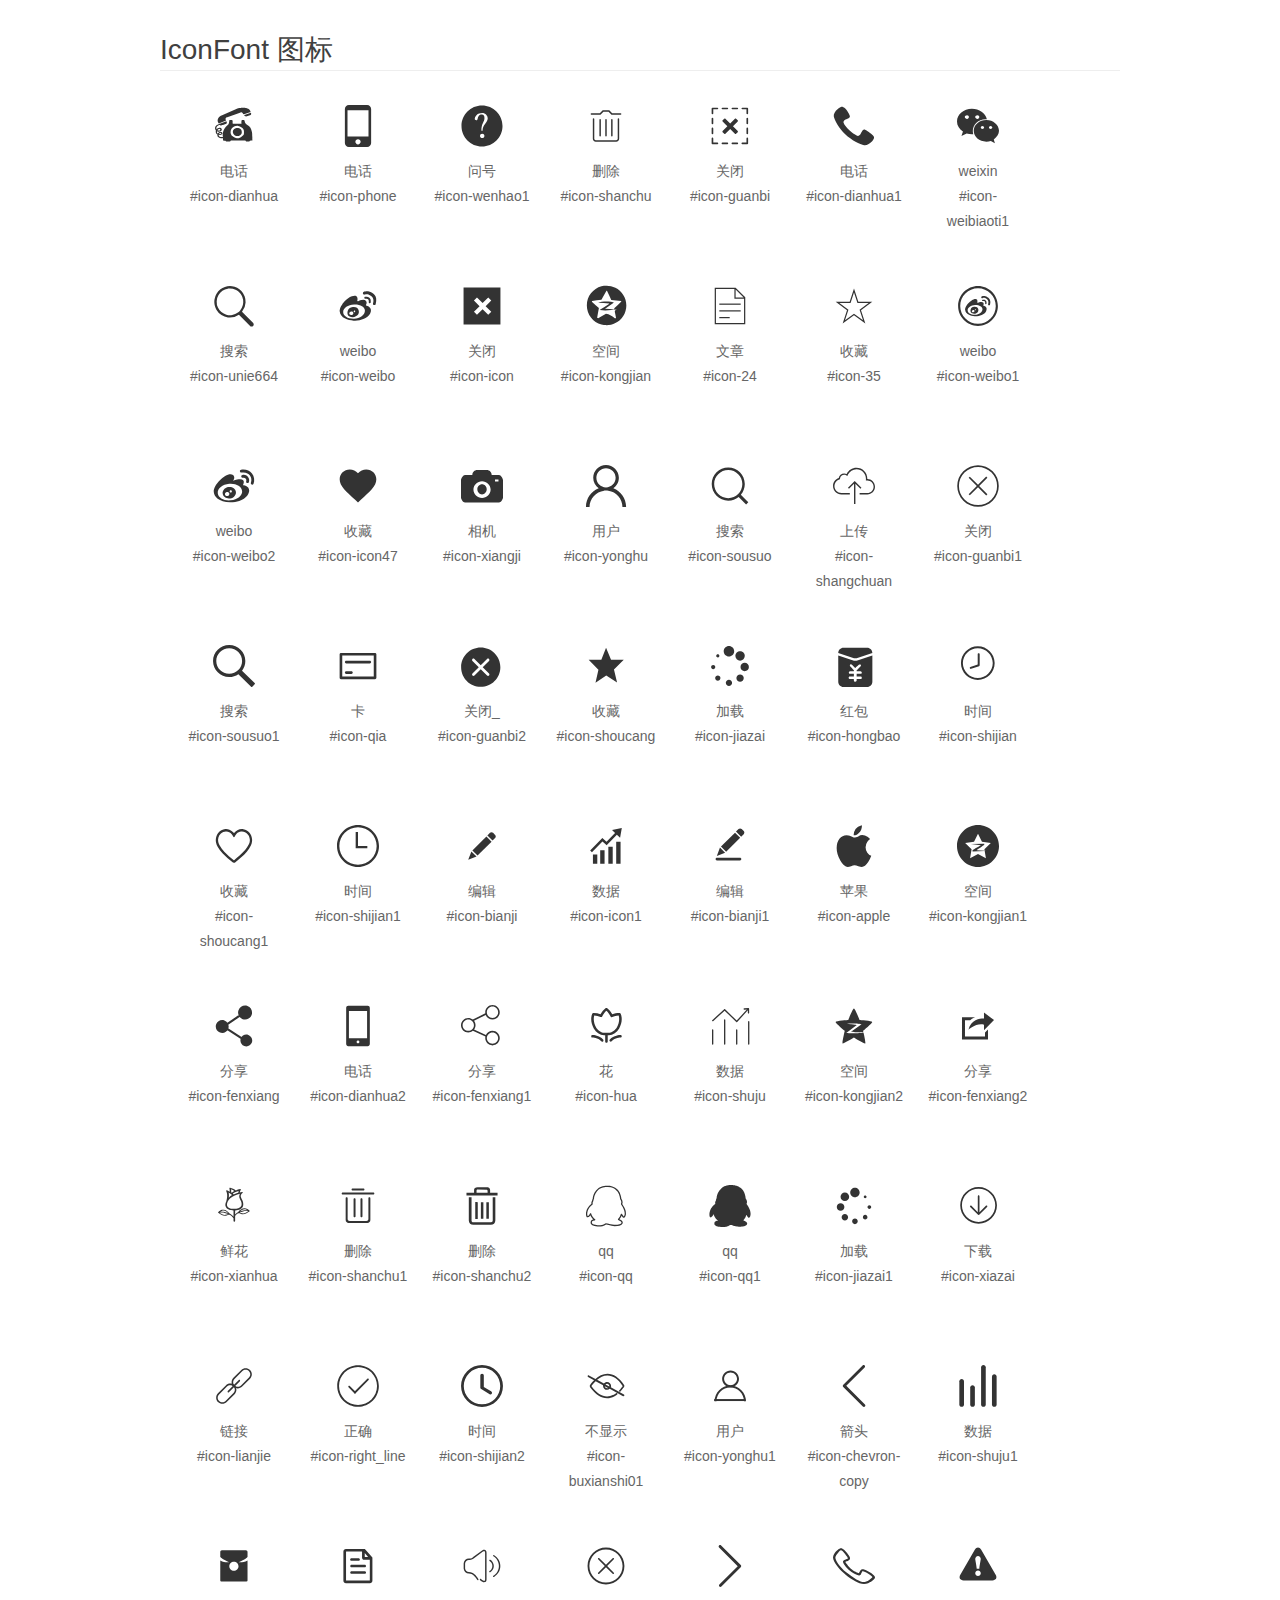
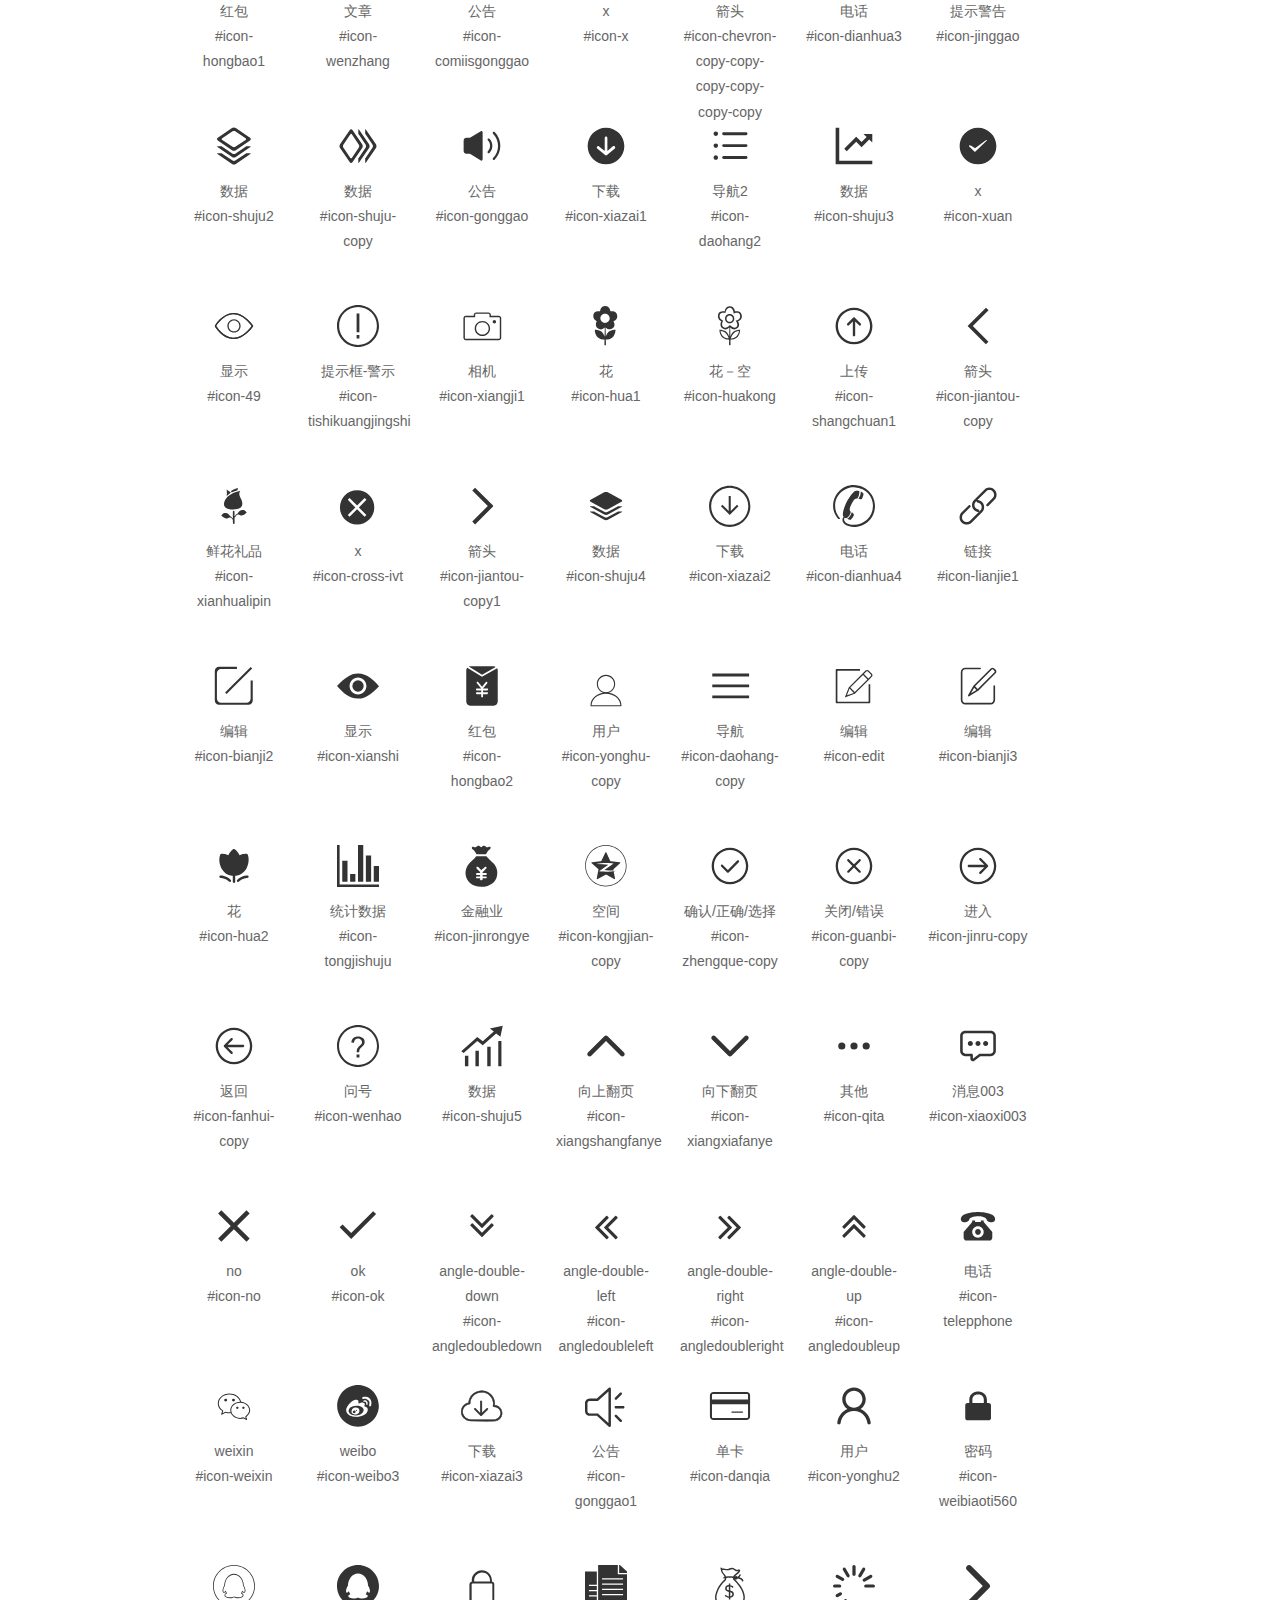
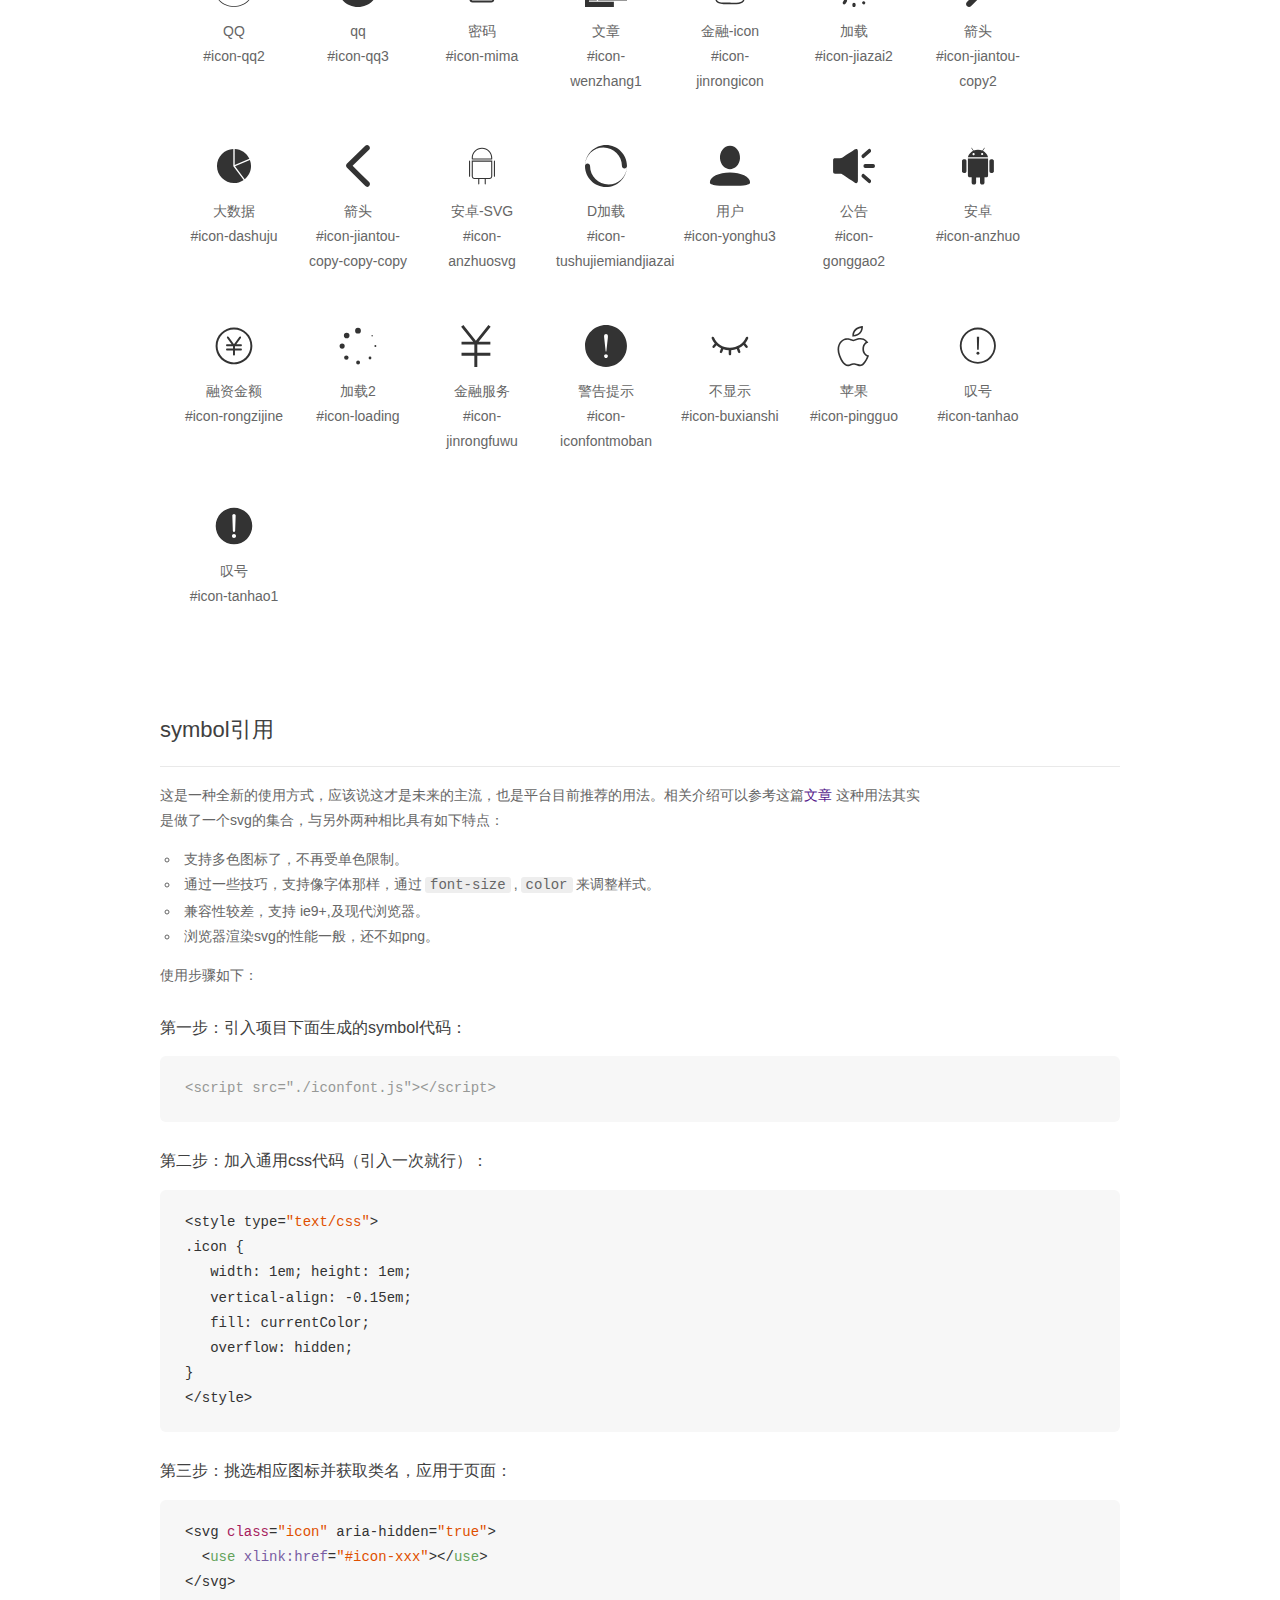
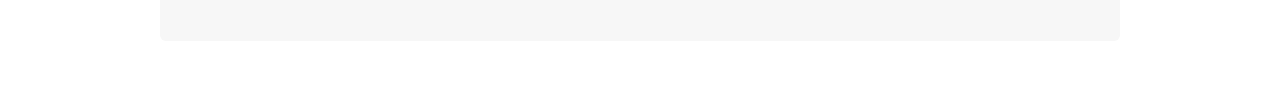
<file: css/font/demo/demo_symbol.html>
<!DOCTYPE html>
<html>
<head>
    <meta charset="utf-8"/>
    <title>IconFont</title>
    <link rel="stylesheet" href="demo.css">
    <script src="iconfont.js"></script>

    <style type="text/css">
        .icon {
          /* 通过设置 font-size 来改变图标大小 */
          width: 1em; height: 1em;
          /* 图标和文字相邻时，垂直对齐 */
          vertical-align: -0.15em;
          /* 通过设置 color 来改变 SVG 的颜色/fill */
          fill: currentColor;
          /* path 和 stroke 溢出 viewBox 部分在 IE 下会显示
             normalize.css 中也包含这行 */
          overflow: hidden;
        }

    </style>
</head>
<body>
    <div class="main markdown">
        <h1>IconFont 图标</h1>
        <ul class="icon_lists clear">
            
                <li>
                    <svg class="icon" aria-hidden="true">
                        <use xlink:href="#icon-dianhua"></use>
                    </svg>
                    <div class="name">电话</div>
                    <div class="fontclass">#icon-dianhua</div>
                </li>
            
                <li>
                    <svg class="icon" aria-hidden="true">
                        <use xlink:href="#icon-phone"></use>
                    </svg>
                    <div class="name">电话</div>
                    <div class="fontclass">#icon-phone</div>
                </li>
            
                <li>
                    <svg class="icon" aria-hidden="true">
                        <use xlink:href="#icon-wenhao1"></use>
                    </svg>
                    <div class="name">问号</div>
                    <div class="fontclass">#icon-wenhao1</div>
                </li>
            
                <li>
                    <svg class="icon" aria-hidden="true">
                        <use xlink:href="#icon-shanchu"></use>
                    </svg>
                    <div class="name">删除</div>
                    <div class="fontclass">#icon-shanchu</div>
                </li>
            
                <li>
                    <svg class="icon" aria-hidden="true">
                        <use xlink:href="#icon-guanbi"></use>
                    </svg>
                    <div class="name">关闭</div>
                    <div class="fontclass">#icon-guanbi</div>
                </li>
            
                <li>
                    <svg class="icon" aria-hidden="true">
                        <use xlink:href="#icon-dianhua1"></use>
                    </svg>
                    <div class="name">电话</div>
                    <div class="fontclass">#icon-dianhua1</div>
                </li>
            
                <li>
                    <svg class="icon" aria-hidden="true">
                        <use xlink:href="#icon-weibiaoti1"></use>
                    </svg>
                    <div class="name">weixin</div>
                    <div class="fontclass">#icon-weibiaoti1</div>
                </li>
            
                <li>
                    <svg class="icon" aria-hidden="true">
                        <use xlink:href="#icon-unie664"></use>
                    </svg>
                    <div class="name">搜索</div>
                    <div class="fontclass">#icon-unie664</div>
                </li>
            
                <li>
                    <svg class="icon" aria-hidden="true">
                        <use xlink:href="#icon-weibo"></use>
                    </svg>
                    <div class="name">weibo</div>
                    <div class="fontclass">#icon-weibo</div>
                </li>
            
                <li>
                    <svg class="icon" aria-hidden="true">
                        <use xlink:href="#icon-icon"></use>
                    </svg>
                    <div class="name">关闭</div>
                    <div class="fontclass">#icon-icon</div>
                </li>
            
                <li>
                    <svg class="icon" aria-hidden="true">
                        <use xlink:href="#icon-kongjian"></use>
                    </svg>
                    <div class="name">空间</div>
                    <div class="fontclass">#icon-kongjian</div>
                </li>
            
                <li>
                    <svg class="icon" aria-hidden="true">
                        <use xlink:href="#icon-24"></use>
                    </svg>
                    <div class="name">文章</div>
                    <div class="fontclass">#icon-24</div>
                </li>
            
                <li>
                    <svg class="icon" aria-hidden="true">
                        <use xlink:href="#icon-35"></use>
                    </svg>
                    <div class="name">收藏</div>
                    <div class="fontclass">#icon-35</div>
                </li>
            
                <li>
                    <svg class="icon" aria-hidden="true">
                        <use xlink:href="#icon-weibo1"></use>
                    </svg>
                    <div class="name">weibo</div>
                    <div class="fontclass">#icon-weibo1</div>
                </li>
            
                <li>
                    <svg class="icon" aria-hidden="true">
                        <use xlink:href="#icon-weibo2"></use>
                    </svg>
                    <div class="name">weibo</div>
                    <div class="fontclass">#icon-weibo2</div>
                </li>
            
                <li>
                    <svg class="icon" aria-hidden="true">
                        <use xlink:href="#icon-icon47"></use>
                    </svg>
                    <div class="name">收藏</div>
                    <div class="fontclass">#icon-icon47</div>
                </li>
            
                <li>
                    <svg class="icon" aria-hidden="true">
                        <use xlink:href="#icon-xiangji"></use>
                    </svg>
                    <div class="name">相机</div>
                    <div class="fontclass">#icon-xiangji</div>
                </li>
            
                <li>
                    <svg class="icon" aria-hidden="true">
                        <use xlink:href="#icon-yonghu"></use>
                    </svg>
                    <div class="name">用户</div>
                    <div class="fontclass">#icon-yonghu</div>
                </li>
            
                <li>
                    <svg class="icon" aria-hidden="true">
                        <use xlink:href="#icon-sousuo"></use>
                    </svg>
                    <div class="name">搜索</div>
                    <div class="fontclass">#icon-sousuo</div>
                </li>
            
                <li>
                    <svg class="icon" aria-hidden="true">
                        <use xlink:href="#icon-shangchuan"></use>
                    </svg>
                    <div class="name">上传</div>
                    <div class="fontclass">#icon-shangchuan</div>
                </li>
            
                <li>
                    <svg class="icon" aria-hidden="true">
                        <use xlink:href="#icon-guanbi1"></use>
                    </svg>
                    <div class="name">关闭</div>
                    <div class="fontclass">#icon-guanbi1</div>
                </li>
            
                <li>
                    <svg class="icon" aria-hidden="true">
                        <use xlink:href="#icon-sousuo1"></use>
                    </svg>
                    <div class="name">搜索</div>
                    <div class="fontclass">#icon-sousuo1</div>
                </li>
            
                <li>
                    <svg class="icon" aria-hidden="true">
                        <use xlink:href="#icon-qia"></use>
                    </svg>
                    <div class="name">卡</div>
                    <div class="fontclass">#icon-qia</div>
                </li>
            
                <li>
                    <svg class="icon" aria-hidden="true">
                        <use xlink:href="#icon-guanbi2"></use>
                    </svg>
                    <div class="name">关闭_</div>
                    <div class="fontclass">#icon-guanbi2</div>
                </li>
            
                <li>
                    <svg class="icon" aria-hidden="true">
                        <use xlink:href="#icon-shoucang"></use>
                    </svg>
                    <div class="name">收藏</div>
                    <div class="fontclass">#icon-shoucang</div>
                </li>
            
                <li>
                    <svg class="icon" aria-hidden="true">
                        <use xlink:href="#icon-jiazai"></use>
                    </svg>
                    <div class="name">加载</div>
                    <div class="fontclass">#icon-jiazai</div>
                </li>
            
                <li>
                    <svg class="icon" aria-hidden="true">
                        <use xlink:href="#icon-hongbao"></use>
                    </svg>
                    <div class="name">红包</div>
                    <div class="fontclass">#icon-hongbao</div>
                </li>
            
                <li>
                    <svg class="icon" aria-hidden="true">
                        <use xlink:href="#icon-shijian"></use>
                    </svg>
                    <div class="name">时间</div>
                    <div class="fontclass">#icon-shijian</div>
                </li>
            
                <li>
                    <svg class="icon" aria-hidden="true">
                        <use xlink:href="#icon-shoucang1"></use>
                    </svg>
                    <div class="name">收藏</div>
                    <div class="fontclass">#icon-shoucang1</div>
                </li>
            
                <li>
                    <svg class="icon" aria-hidden="true">
                        <use xlink:href="#icon-shijian1"></use>
                    </svg>
                    <div class="name">时间</div>
                    <div class="fontclass">#icon-shijian1</div>
                </li>
            
                <li>
                    <svg class="icon" aria-hidden="true">
                        <use xlink:href="#icon-bianji"></use>
                    </svg>
                    <div class="name">编辑</div>
                    <div class="fontclass">#icon-bianji</div>
                </li>
            
                <li>
                    <svg class="icon" aria-hidden="true">
                        <use xlink:href="#icon-icon1"></use>
                    </svg>
                    <div class="name">数据</div>
                    <div class="fontclass">#icon-icon1</div>
                </li>
            
                <li>
                    <svg class="icon" aria-hidden="true">
                        <use xlink:href="#icon-bianji1"></use>
                    </svg>
                    <div class="name">编辑</div>
                    <div class="fontclass">#icon-bianji1</div>
                </li>
            
                <li>
                    <svg class="icon" aria-hidden="true">
                        <use xlink:href="#icon-apple"></use>
                    </svg>
                    <div class="name">苹果</div>
                    <div class="fontclass">#icon-apple</div>
                </li>
            
                <li>
                    <svg class="icon" aria-hidden="true">
                        <use xlink:href="#icon-kongjian1"></use>
                    </svg>
                    <div class="name">空间</div>
                    <div class="fontclass">#icon-kongjian1</div>
                </li>
            
                <li>
                    <svg class="icon" aria-hidden="true">
                        <use xlink:href="#icon-fenxiang"></use>
                    </svg>
                    <div class="name">分享</div>
                    <div class="fontclass">#icon-fenxiang</div>
                </li>
            
                <li>
                    <svg class="icon" aria-hidden="true">
                        <use xlink:href="#icon-dianhua2"></use>
                    </svg>
                    <div class="name">电话</div>
                    <div class="fontclass">#icon-dianhua2</div>
                </li>
            
                <li>
                    <svg class="icon" aria-hidden="true">
                        <use xlink:href="#icon-fenxiang1"></use>
                    </svg>
                    <div class="name">分享</div>
                    <div class="fontclass">#icon-fenxiang1</div>
                </li>
            
                <li>
                    <svg class="icon" aria-hidden="true">
                        <use xlink:href="#icon-hua"></use>
                    </svg>
                    <div class="name">花</div>
                    <div class="fontclass">#icon-hua</div>
                </li>
            
                <li>
                    <svg class="icon" aria-hidden="true">
                        <use xlink:href="#icon-shuju"></use>
                    </svg>
                    <div class="name">数据</div>
                    <div class="fontclass">#icon-shuju</div>
                </li>
            
                <li>
                    <svg class="icon" aria-hidden="true">
                        <use xlink:href="#icon-kongjian2"></use>
                    </svg>
                    <div class="name">空间</div>
                    <div class="fontclass">#icon-kongjian2</div>
                </li>
            
                <li>
                    <svg class="icon" aria-hidden="true">
                        <use xlink:href="#icon-fenxiang2"></use>
                    </svg>
                    <div class="name">分享</div>
                    <div class="fontclass">#icon-fenxiang2</div>
                </li>
            
                <li>
                    <svg class="icon" aria-hidden="true">
                        <use xlink:href="#icon-xianhua"></use>
                    </svg>
                    <div class="name">鲜花</div>
                    <div class="fontclass">#icon-xianhua</div>
                </li>
            
                <li>
                    <svg class="icon" aria-hidden="true">
                        <use xlink:href="#icon-shanchu1"></use>
                    </svg>
                    <div class="name">删除</div>
                    <div class="fontclass">#icon-shanchu1</div>
                </li>
            
                <li>
                    <svg class="icon" aria-hidden="true">
                        <use xlink:href="#icon-shanchu2"></use>
                    </svg>
                    <div class="name">删除</div>
                    <div class="fontclass">#icon-shanchu2</div>
                </li>
            
                <li>
                    <svg class="icon" aria-hidden="true">
                        <use xlink:href="#icon-qq"></use>
                    </svg>
                    <div class="name">qq</div>
                    <div class="fontclass">#icon-qq</div>
                </li>
            
                <li>
                    <svg class="icon" aria-hidden="true">
                        <use xlink:href="#icon-qq1"></use>
                    </svg>
                    <div class="name">qq</div>
                    <div class="fontclass">#icon-qq1</div>
                </li>
            
                <li>
                    <svg class="icon" aria-hidden="true">
                        <use xlink:href="#icon-jiazai1"></use>
                    </svg>
                    <div class="name">加载</div>
                    <div class="fontclass">#icon-jiazai1</div>
                </li>
            
                <li>
                    <svg class="icon" aria-hidden="true">
                        <use xlink:href="#icon-xiazai"></use>
                    </svg>
                    <div class="name">下载</div>
                    <div class="fontclass">#icon-xiazai</div>
                </li>
            
                <li>
                    <svg class="icon" aria-hidden="true">
                        <use xlink:href="#icon-lianjie"></use>
                    </svg>
                    <div class="name">链接</div>
                    <div class="fontclass">#icon-lianjie</div>
                </li>
            
                <li>
                    <svg class="icon" aria-hidden="true">
                        <use xlink:href="#icon-right_line"></use>
                    </svg>
                    <div class="name">正确</div>
                    <div class="fontclass">#icon-right_line</div>
                </li>
            
                <li>
                    <svg class="icon" aria-hidden="true">
                        <use xlink:href="#icon-shijian2"></use>
                    </svg>
                    <div class="name">时间</div>
                    <div class="fontclass">#icon-shijian2</div>
                </li>
            
                <li>
                    <svg class="icon" aria-hidden="true">
                        <use xlink:href="#icon-buxianshi01"></use>
                    </svg>
                    <div class="name">不显示</div>
                    <div class="fontclass">#icon-buxianshi01</div>
                </li>
            
                <li>
                    <svg class="icon" aria-hidden="true">
                        <use xlink:href="#icon-yonghu1"></use>
                    </svg>
                    <div class="name">用户</div>
                    <div class="fontclass">#icon-yonghu1</div>
                </li>
            
                <li>
                    <svg class="icon" aria-hidden="true">
                        <use xlink:href="#icon-chevron-copy"></use>
                    </svg>
                    <div class="name">箭头</div>
                    <div class="fontclass">#icon-chevron-copy</div>
                </li>
            
                <li>
                    <svg class="icon" aria-hidden="true">
                        <use xlink:href="#icon-shuju1"></use>
                    </svg>
                    <div class="name">数据</div>
                    <div class="fontclass">#icon-shuju1</div>
                </li>
            
                <li>
                    <svg class="icon" aria-hidden="true">
                        <use xlink:href="#icon-hongbao1"></use>
                    </svg>
                    <div class="name">红包</div>
                    <div class="fontclass">#icon-hongbao1</div>
                </li>
            
                <li>
                    <svg class="icon" aria-hidden="true">
                        <use xlink:href="#icon-wenzhang"></use>
                    </svg>
                    <div class="name">文章</div>
                    <div class="fontclass">#icon-wenzhang</div>
                </li>
            
                <li>
                    <svg class="icon" aria-hidden="true">
                        <use xlink:href="#icon-comiisgonggao"></use>
                    </svg>
                    <div class="name">公告</div>
                    <div class="fontclass">#icon-comiisgonggao</div>
                </li>
            
                <li>
                    <svg class="icon" aria-hidden="true">
                        <use xlink:href="#icon-x"></use>
                    </svg>
                    <div class="name">x</div>
                    <div class="fontclass">#icon-x</div>
                </li>
            
                <li>
                    <svg class="icon" aria-hidden="true">
                        <use xlink:href="#icon-chevron-copy-copy-copy-copy-copy-copy"></use>
                    </svg>
                    <div class="name">箭头</div>
                    <div class="fontclass">#icon-chevron-copy-copy-copy-copy-copy-copy</div>
                </li>
            
                <li>
                    <svg class="icon" aria-hidden="true">
                        <use xlink:href="#icon-dianhua3"></use>
                    </svg>
                    <div class="name">电话</div>
                    <div class="fontclass">#icon-dianhua3</div>
                </li>
            
                <li>
                    <svg class="icon" aria-hidden="true">
                        <use xlink:href="#icon-jinggao"></use>
                    </svg>
                    <div class="name">提示警告</div>
                    <div class="fontclass">#icon-jinggao</div>
                </li>
            
                <li>
                    <svg class="icon" aria-hidden="true">
                        <use xlink:href="#icon-shuju2"></use>
                    </svg>
                    <div class="name">数据</div>
                    <div class="fontclass">#icon-shuju2</div>
                </li>
            
                <li>
                    <svg class="icon" aria-hidden="true">
                        <use xlink:href="#icon-shuju-copy"></use>
                    </svg>
                    <div class="name">数据</div>
                    <div class="fontclass">#icon-shuju-copy</div>
                </li>
            
                <li>
                    <svg class="icon" aria-hidden="true">
                        <use xlink:href="#icon-gonggao"></use>
                    </svg>
                    <div class="name">公告</div>
                    <div class="fontclass">#icon-gonggao</div>
                </li>
            
                <li>
                    <svg class="icon" aria-hidden="true">
                        <use xlink:href="#icon-xiazai1"></use>
                    </svg>
                    <div class="name">下载</div>
                    <div class="fontclass">#icon-xiazai1</div>
                </li>
            
                <li>
                    <svg class="icon" aria-hidden="true">
                        <use xlink:href="#icon-daohang2"></use>
                    </svg>
                    <div class="name">导航2</div>
                    <div class="fontclass">#icon-daohang2</div>
                </li>
            
                <li>
                    <svg class="icon" aria-hidden="true">
                        <use xlink:href="#icon-shuju3"></use>
                    </svg>
                    <div class="name">数据</div>
                    <div class="fontclass">#icon-shuju3</div>
                </li>
            
                <li>
                    <svg class="icon" aria-hidden="true">
                        <use xlink:href="#icon-xuan"></use>
                    </svg>
                    <div class="name">x</div>
                    <div class="fontclass">#icon-xuan</div>
                </li>
            
                <li>
                    <svg class="icon" aria-hidden="true">
                        <use xlink:href="#icon-49"></use>
                    </svg>
                    <div class="name">显示</div>
                    <div class="fontclass">#icon-49</div>
                </li>
            
                <li>
                    <svg class="icon" aria-hidden="true">
                        <use xlink:href="#icon-tishikuangjingshi"></use>
                    </svg>
                    <div class="name">提示框-警示</div>
                    <div class="fontclass">#icon-tishikuangjingshi</div>
                </li>
            
                <li>
                    <svg class="icon" aria-hidden="true">
                        <use xlink:href="#icon-xiangji1"></use>
                    </svg>
                    <div class="name">相机</div>
                    <div class="fontclass">#icon-xiangji1</div>
                </li>
            
                <li>
                    <svg class="icon" aria-hidden="true">
                        <use xlink:href="#icon-hua1"></use>
                    </svg>
                    <div class="name">花</div>
                    <div class="fontclass">#icon-hua1</div>
                </li>
            
                <li>
                    <svg class="icon" aria-hidden="true">
                        <use xlink:href="#icon-huakong"></use>
                    </svg>
                    <div class="name">花－空</div>
                    <div class="fontclass">#icon-huakong</div>
                </li>
            
                <li>
                    <svg class="icon" aria-hidden="true">
                        <use xlink:href="#icon-shangchuan1"></use>
                    </svg>
                    <div class="name">上传</div>
                    <div class="fontclass">#icon-shangchuan1</div>
                </li>
            
                <li>
                    <svg class="icon" aria-hidden="true">
                        <use xlink:href="#icon-jiantou-copy"></use>
                    </svg>
                    <div class="name">箭头</div>
                    <div class="fontclass">#icon-jiantou-copy</div>
                </li>
            
                <li>
                    <svg class="icon" aria-hidden="true">
                        <use xlink:href="#icon-xianhualipin"></use>
                    </svg>
                    <div class="name">鲜花礼品</div>
                    <div class="fontclass">#icon-xianhualipin</div>
                </li>
            
                <li>
                    <svg class="icon" aria-hidden="true">
                        <use xlink:href="#icon-cross-ivt"></use>
                    </svg>
                    <div class="name">x</div>
                    <div class="fontclass">#icon-cross-ivt</div>
                </li>
            
                <li>
                    <svg class="icon" aria-hidden="true">
                        <use xlink:href="#icon-jiantou-copy1"></use>
                    </svg>
                    <div class="name">箭头</div>
                    <div class="fontclass">#icon-jiantou-copy1</div>
                </li>
            
                <li>
                    <svg class="icon" aria-hidden="true">
                        <use xlink:href="#icon-shuju4"></use>
                    </svg>
                    <div class="name">数据</div>
                    <div class="fontclass">#icon-shuju4</div>
                </li>
            
                <li>
                    <svg class="icon" aria-hidden="true">
                        <use xlink:href="#icon-xiazai2"></use>
                    </svg>
                    <div class="name">下载</div>
                    <div class="fontclass">#icon-xiazai2</div>
                </li>
            
                <li>
                    <svg class="icon" aria-hidden="true">
                        <use xlink:href="#icon-dianhua4"></use>
                    </svg>
                    <div class="name">电话</div>
                    <div class="fontclass">#icon-dianhua4</div>
                </li>
            
                <li>
                    <svg class="icon" aria-hidden="true">
                        <use xlink:href="#icon-lianjie1"></use>
                    </svg>
                    <div class="name">链接</div>
                    <div class="fontclass">#icon-lianjie1</div>
                </li>
            
                <li>
                    <svg class="icon" aria-hidden="true">
                        <use xlink:href="#icon-bianji2"></use>
                    </svg>
                    <div class="name">编辑</div>
                    <div class="fontclass">#icon-bianji2</div>
                </li>
            
                <li>
                    <svg class="icon" aria-hidden="true">
                        <use xlink:href="#icon-xianshi"></use>
                    </svg>
                    <div class="name">显示</div>
                    <div class="fontclass">#icon-xianshi</div>
                </li>
            
                <li>
                    <svg class="icon" aria-hidden="true">
                        <use xlink:href="#icon-hongbao2"></use>
                    </svg>
                    <div class="name">红包</div>
                    <div class="fontclass">#icon-hongbao2</div>
                </li>
            
                <li>
                    <svg class="icon" aria-hidden="true">
                        <use xlink:href="#icon-yonghu-copy"></use>
                    </svg>
                    <div class="name">用户</div>
                    <div class="fontclass">#icon-yonghu-copy</div>
                </li>
            
                <li>
                    <svg class="icon" aria-hidden="true">
                        <use xlink:href="#icon-daohang-copy"></use>
                    </svg>
                    <div class="name">导航</div>
                    <div class="fontclass">#icon-daohang-copy</div>
                </li>
            
                <li>
                    <svg class="icon" aria-hidden="true">
                        <use xlink:href="#icon-edit"></use>
                    </svg>
                    <div class="name">编辑</div>
                    <div class="fontclass">#icon-edit</div>
                </li>
            
                <li>
                    <svg class="icon" aria-hidden="true">
                        <use xlink:href="#icon-bianji3"></use>
                    </svg>
                    <div class="name">编辑 </div>
                    <div class="fontclass">#icon-bianji3</div>
                </li>
            
                <li>
                    <svg class="icon" aria-hidden="true">
                        <use xlink:href="#icon-hua2"></use>
                    </svg>
                    <div class="name">花</div>
                    <div class="fontclass">#icon-hua2</div>
                </li>
            
                <li>
                    <svg class="icon" aria-hidden="true">
                        <use xlink:href="#icon-tongjishuju"></use>
                    </svg>
                    <div class="name">统计数据</div>
                    <div class="fontclass">#icon-tongjishuju</div>
                </li>
            
                <li>
                    <svg class="icon" aria-hidden="true">
                        <use xlink:href="#icon-jinrongye"></use>
                    </svg>
                    <div class="name">金融业</div>
                    <div class="fontclass">#icon-jinrongye</div>
                </li>
            
                <li>
                    <svg class="icon" aria-hidden="true">
                        <use xlink:href="#icon-kongjian-copy"></use>
                    </svg>
                    <div class="name">空间</div>
                    <div class="fontclass">#icon-kongjian-copy</div>
                </li>
            
                <li>
                    <svg class="icon" aria-hidden="true">
                        <use xlink:href="#icon-zhengque-copy"></use>
                    </svg>
                    <div class="name">确认/正确/选择</div>
                    <div class="fontclass">#icon-zhengque-copy</div>
                </li>
            
                <li>
                    <svg class="icon" aria-hidden="true">
                        <use xlink:href="#icon-guanbi-copy"></use>
                    </svg>
                    <div class="name">关闭/错误</div>
                    <div class="fontclass">#icon-guanbi-copy</div>
                </li>
            
                <li>
                    <svg class="icon" aria-hidden="true">
                        <use xlink:href="#icon-jinru-copy"></use>
                    </svg>
                    <div class="name">进入</div>
                    <div class="fontclass">#icon-jinru-copy</div>
                </li>
            
                <li>
                    <svg class="icon" aria-hidden="true">
                        <use xlink:href="#icon-fanhui-copy"></use>
                    </svg>
                    <div class="name">返回</div>
                    <div class="fontclass">#icon-fanhui-copy</div>
                </li>
            
                <li>
                    <svg class="icon" aria-hidden="true">
                        <use xlink:href="#icon-wenhao"></use>
                    </svg>
                    <div class="name">问号</div>
                    <div class="fontclass">#icon-wenhao</div>
                </li>
            
                <li>
                    <svg class="icon" aria-hidden="true">
                        <use xlink:href="#icon-shuju5"></use>
                    </svg>
                    <div class="name">数据</div>
                    <div class="fontclass">#icon-shuju5</div>
                </li>
            
                <li>
                    <svg class="icon" aria-hidden="true">
                        <use xlink:href="#icon-xiangshangfanye"></use>
                    </svg>
                    <div class="name">向上翻页</div>
                    <div class="fontclass">#icon-xiangshangfanye</div>
                </li>
            
                <li>
                    <svg class="icon" aria-hidden="true">
                        <use xlink:href="#icon-xiangxiafanye"></use>
                    </svg>
                    <div class="name">向下翻页</div>
                    <div class="fontclass">#icon-xiangxiafanye</div>
                </li>
            
                <li>
                    <svg class="icon" aria-hidden="true">
                        <use xlink:href="#icon-qita"></use>
                    </svg>
                    <div class="name">其他</div>
                    <div class="fontclass">#icon-qita</div>
                </li>
            
                <li>
                    <svg class="icon" aria-hidden="true">
                        <use xlink:href="#icon-xiaoxi003"></use>
                    </svg>
                    <div class="name">消息003</div>
                    <div class="fontclass">#icon-xiaoxi003</div>
                </li>
            
                <li>
                    <svg class="icon" aria-hidden="true">
                        <use xlink:href="#icon-no"></use>
                    </svg>
                    <div class="name">no</div>
                    <div class="fontclass">#icon-no</div>
                </li>
            
                <li>
                    <svg class="icon" aria-hidden="true">
                        <use xlink:href="#icon-ok"></use>
                    </svg>
                    <div class="name">ok</div>
                    <div class="fontclass">#icon-ok</div>
                </li>
            
                <li>
                    <svg class="icon" aria-hidden="true">
                        <use xlink:href="#icon-angledoubledown"></use>
                    </svg>
                    <div class="name">angle-double-down</div>
                    <div class="fontclass">#icon-angledoubledown</div>
                </li>
            
                <li>
                    <svg class="icon" aria-hidden="true">
                        <use xlink:href="#icon-angledoubleleft"></use>
                    </svg>
                    <div class="name">angle-double-left</div>
                    <div class="fontclass">#icon-angledoubleleft</div>
                </li>
            
                <li>
                    <svg class="icon" aria-hidden="true">
                        <use xlink:href="#icon-angledoubleright"></use>
                    </svg>
                    <div class="name">angle-double-right</div>
                    <div class="fontclass">#icon-angledoubleright</div>
                </li>
            
                <li>
                    <svg class="icon" aria-hidden="true">
                        <use xlink:href="#icon-angledoubleup"></use>
                    </svg>
                    <div class="name">angle-double-up</div>
                    <div class="fontclass">#icon-angledoubleup</div>
                </li>
            
                <li>
                    <svg class="icon" aria-hidden="true">
                        <use xlink:href="#icon-telepphone"></use>
                    </svg>
                    <div class="name">电话</div>
                    <div class="fontclass">#icon-telepphone</div>
                </li>
            
                <li>
                    <svg class="icon" aria-hidden="true">
                        <use xlink:href="#icon-weixin"></use>
                    </svg>
                    <div class="name">weixin</div>
                    <div class="fontclass">#icon-weixin</div>
                </li>
            
                <li>
                    <svg class="icon" aria-hidden="true">
                        <use xlink:href="#icon-weibo3"></use>
                    </svg>
                    <div class="name">weibo</div>
                    <div class="fontclass">#icon-weibo3</div>
                </li>
            
                <li>
                    <svg class="icon" aria-hidden="true">
                        <use xlink:href="#icon-xiazai3"></use>
                    </svg>
                    <div class="name">下载</div>
                    <div class="fontclass">#icon-xiazai3</div>
                </li>
            
                <li>
                    <svg class="icon" aria-hidden="true">
                        <use xlink:href="#icon-gonggao1"></use>
                    </svg>
                    <div class="name">公告</div>
                    <div class="fontclass">#icon-gonggao1</div>
                </li>
            
                <li>
                    <svg class="icon" aria-hidden="true">
                        <use xlink:href="#icon-danqia"></use>
                    </svg>
                    <div class="name">单卡</div>
                    <div class="fontclass">#icon-danqia</div>
                </li>
            
                <li>
                    <svg class="icon" aria-hidden="true">
                        <use xlink:href="#icon-yonghu2"></use>
                    </svg>
                    <div class="name">用户</div>
                    <div class="fontclass">#icon-yonghu2</div>
                </li>
            
                <li>
                    <svg class="icon" aria-hidden="true">
                        <use xlink:href="#icon-weibiaoti560"></use>
                    </svg>
                    <div class="name">密码</div>
                    <div class="fontclass">#icon-weibiaoti560</div>
                </li>
            
                <li>
                    <svg class="icon" aria-hidden="true">
                        <use xlink:href="#icon-qq2"></use>
                    </svg>
                    <div class="name">QQ</div>
                    <div class="fontclass">#icon-qq2</div>
                </li>
            
                <li>
                    <svg class="icon" aria-hidden="true">
                        <use xlink:href="#icon-qq3"></use>
                    </svg>
                    <div class="name">qq</div>
                    <div class="fontclass">#icon-qq3</div>
                </li>
            
                <li>
                    <svg class="icon" aria-hidden="true">
                        <use xlink:href="#icon-mima"></use>
                    </svg>
                    <div class="name">密码</div>
                    <div class="fontclass">#icon-mima</div>
                </li>
            
                <li>
                    <svg class="icon" aria-hidden="true">
                        <use xlink:href="#icon-wenzhang1"></use>
                    </svg>
                    <div class="name">文章</div>
                    <div class="fontclass">#icon-wenzhang1</div>
                </li>
            
                <li>
                    <svg class="icon" aria-hidden="true">
                        <use xlink:href="#icon-jinrongicon"></use>
                    </svg>
                    <div class="name">金融-icon</div>
                    <div class="fontclass">#icon-jinrongicon</div>
                </li>
            
                <li>
                    <svg class="icon" aria-hidden="true">
                        <use xlink:href="#icon-jiazai2"></use>
                    </svg>
                    <div class="name">加载</div>
                    <div class="fontclass">#icon-jiazai2</div>
                </li>
            
                <li>
                    <svg class="icon" aria-hidden="true">
                        <use xlink:href="#icon-jiantou-copy2"></use>
                    </svg>
                    <div class="name">箭头</div>
                    <div class="fontclass">#icon-jiantou-copy2</div>
                </li>
            
                <li>
                    <svg class="icon" aria-hidden="true">
                        <use xlink:href="#icon-dashuju"></use>
                    </svg>
                    <div class="name">大数据</div>
                    <div class="fontclass">#icon-dashuju</div>
                </li>
            
                <li>
                    <svg class="icon" aria-hidden="true">
                        <use xlink:href="#icon-jiantou-copy-copy-copy"></use>
                    </svg>
                    <div class="name">箭头</div>
                    <div class="fontclass">#icon-jiantou-copy-copy-copy</div>
                </li>
            
                <li>
                    <svg class="icon" aria-hidden="true">
                        <use xlink:href="#icon-anzhuosvg"></use>
                    </svg>
                    <div class="name">安卓-SVG</div>
                    <div class="fontclass">#icon-anzhuosvg</div>
                </li>
            
                <li>
                    <svg class="icon" aria-hidden="true">
                        <use xlink:href="#icon-tushujiemiandjiazai"></use>
                    </svg>
                    <div class="name">D加载</div>
                    <div class="fontclass">#icon-tushujiemiandjiazai</div>
                </li>
            
                <li>
                    <svg class="icon" aria-hidden="true">
                        <use xlink:href="#icon-yonghu3"></use>
                    </svg>
                    <div class="name">用户</div>
                    <div class="fontclass">#icon-yonghu3</div>
                </li>
            
                <li>
                    <svg class="icon" aria-hidden="true">
                        <use xlink:href="#icon-gonggao2"></use>
                    </svg>
                    <div class="name">公告</div>
                    <div class="fontclass">#icon-gonggao2</div>
                </li>
            
                <li>
                    <svg class="icon" aria-hidden="true">
                        <use xlink:href="#icon-anzhuo"></use>
                    </svg>
                    <div class="name">安卓</div>
                    <div class="fontclass">#icon-anzhuo</div>
                </li>
            
                <li>
                    <svg class="icon" aria-hidden="true">
                        <use xlink:href="#icon-rongzijine"></use>
                    </svg>
                    <div class="name">融资金额</div>
                    <div class="fontclass">#icon-rongzijine</div>
                </li>
            
                <li>
                    <svg class="icon" aria-hidden="true">
                        <use xlink:href="#icon-loading"></use>
                    </svg>
                    <div class="name">加载2</div>
                    <div class="fontclass">#icon-loading</div>
                </li>
            
                <li>
                    <svg class="icon" aria-hidden="true">
                        <use xlink:href="#icon-jinrongfuwu"></use>
                    </svg>
                    <div class="name">金融服务</div>
                    <div class="fontclass">#icon-jinrongfuwu</div>
                </li>
            
                <li>
                    <svg class="icon" aria-hidden="true">
                        <use xlink:href="#icon-iconfontmoban"></use>
                    </svg>
                    <div class="name">警告提示</div>
                    <div class="fontclass">#icon-iconfontmoban</div>
                </li>
            
                <li>
                    <svg class="icon" aria-hidden="true">
                        <use xlink:href="#icon-buxianshi"></use>
                    </svg>
                    <div class="name">不显示</div>
                    <div class="fontclass">#icon-buxianshi</div>
                </li>
            
                <li>
                    <svg class="icon" aria-hidden="true">
                        <use xlink:href="#icon-pingguo"></use>
                    </svg>
                    <div class="name">苹果</div>
                    <div class="fontclass">#icon-pingguo</div>
                </li>
            
                <li>
                    <svg class="icon" aria-hidden="true">
                        <use xlink:href="#icon-tanhao"></use>
                    </svg>
                    <div class="name">叹号</div>
                    <div class="fontclass">#icon-tanhao</div>
                </li>
            
                <li>
                    <svg class="icon" aria-hidden="true">
                        <use xlink:href="#icon-tanhao1"></use>
                    </svg>
                    <div class="name">叹号</div>
                    <div class="fontclass">#icon-tanhao1</div>
                </li>
            
        </ul>


        <h2 id="symbol-">symbol引用</h2>
        <hr>

        <p>这是一种全新的使用方式，应该说这才是未来的主流，也是平台目前推荐的用法。相关介绍可以参考这篇<a href="">文章</a>
        这种用法其实是做了一个svg的集合，与另外两种相比具有如下特点：</p>
        <ul>
          <li>支持多色图标了，不再受单色限制。</li>
          <li>通过一些技巧，支持像字体那样，通过<code>font-size</code>,<code>color</code>来调整样式。</li>
          <li>兼容性较差，支持 ie9+,及现代浏览器。</li>
          <li>浏览器渲染svg的性能一般，还不如png。</li>
        </ul>
        <p>使用步骤如下：</p>
        <h3 id="-symbol-">第一步：引入项目下面生成的symbol代码：</h3>
        <pre><code class="lang-js hljs javascript"><span class="hljs-comment">&lt;script src="./iconfont.js"&gt;&lt;/script&gt;</span></code></pre>
        <h3 id="-css-">第二步：加入通用css代码（引入一次就行）：</h3>
        <pre><code class="lang-js hljs javascript">&lt;style type=<span class="hljs-string">"text/css"</span>&gt;
.icon {
   width: <span class="hljs-number">1</span>em; height: <span class="hljs-number">1</span>em;
   vertical-align: <span class="hljs-number">-0.15</span>em;
   fill: currentColor;
   overflow: hidden;
}
&lt;<span class="hljs-regexp">/style&gt;</span></code></pre>
        <h3 id="-">第三步：挑选相应图标并获取类名，应用于页面：</h3>
        <pre><code class="lang-js hljs javascript">&lt;svg <span class="hljs-class"><span class="hljs-keyword">class</span></span>=<span class="hljs-string">"icon"</span> aria-hidden=<span class="hljs-string">"true"</span>&gt;<span class="xml"><span class="hljs-tag">
  &lt;<span class="hljs-name">use</span> <span class="hljs-attr">xlink:href</span>=<span class="hljs-string">"#icon-xxx"</span>&gt;</span><span class="hljs-tag">&lt;/<span class="hljs-name">use</span>&gt;</span>
</span>&lt;<span class="hljs-regexp">/svg&gt;
        </span></code></pre>
    </div>
</body>
</html>
</file>
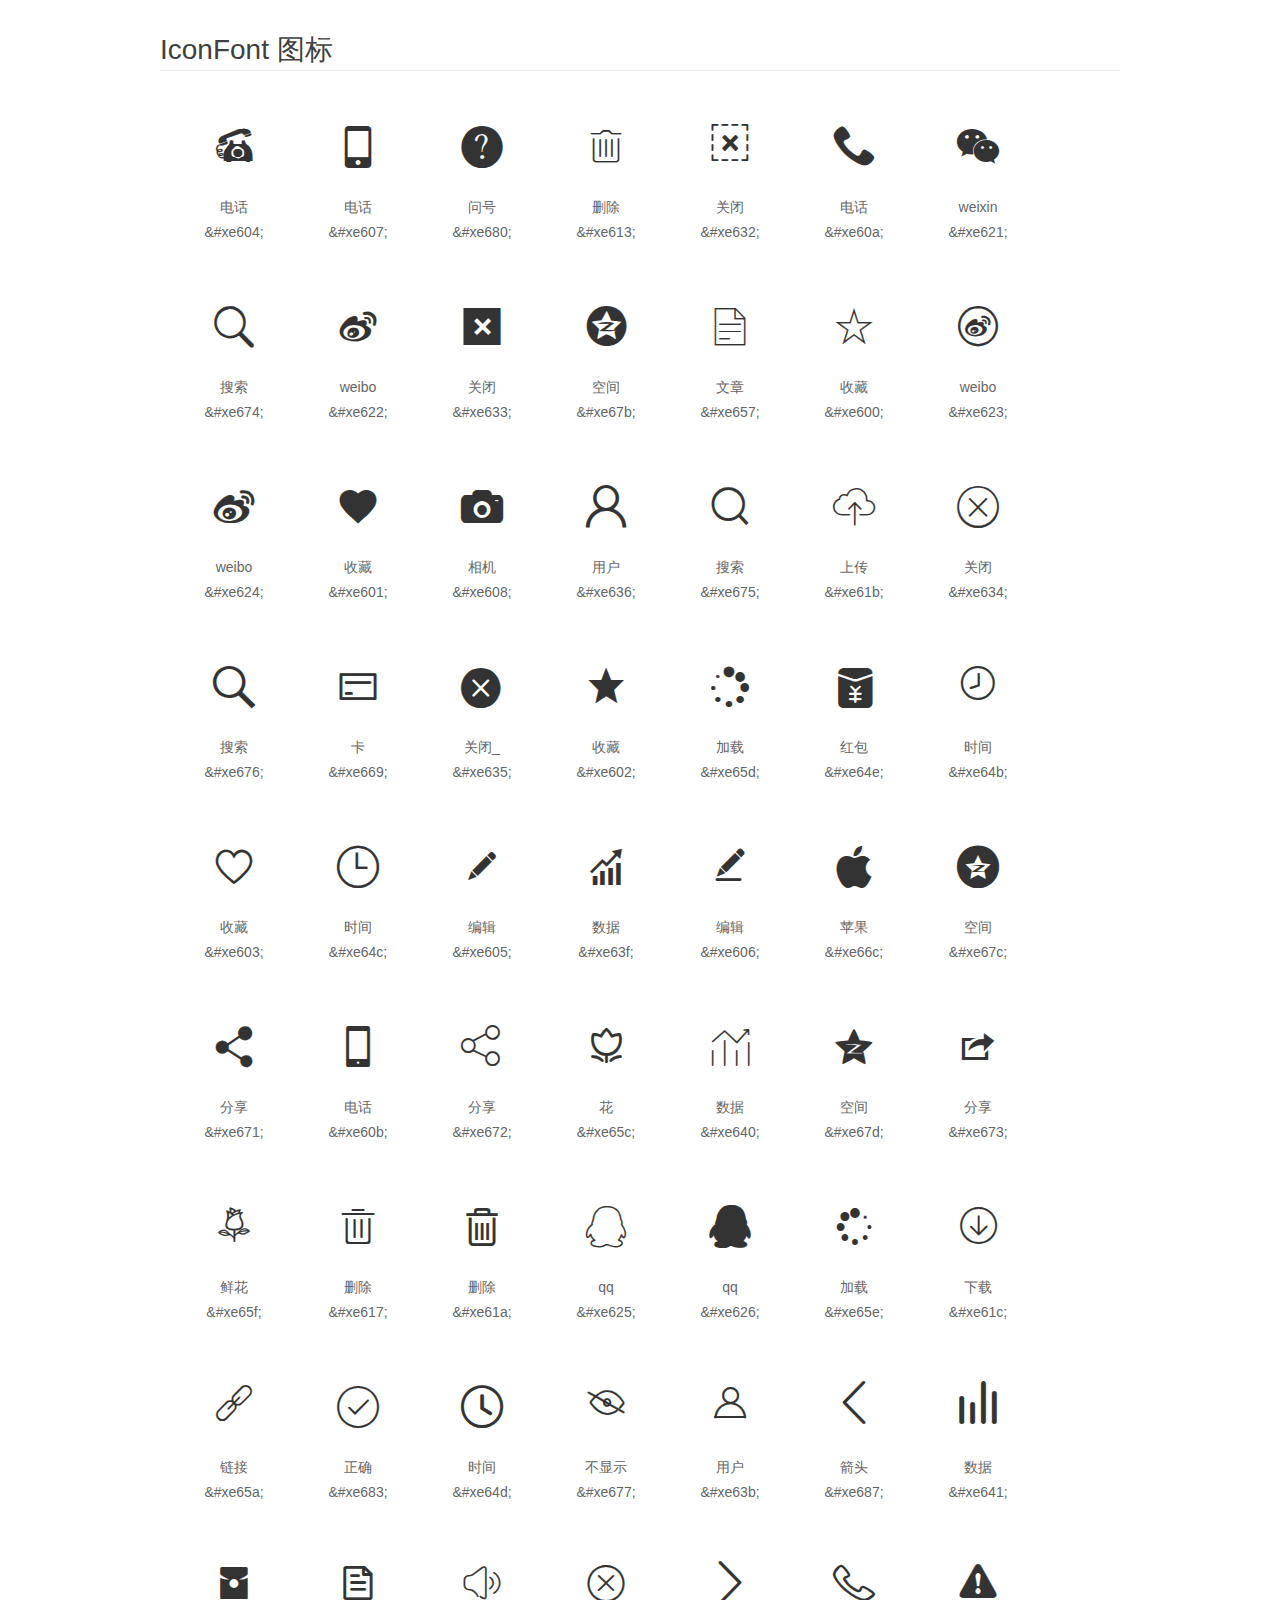
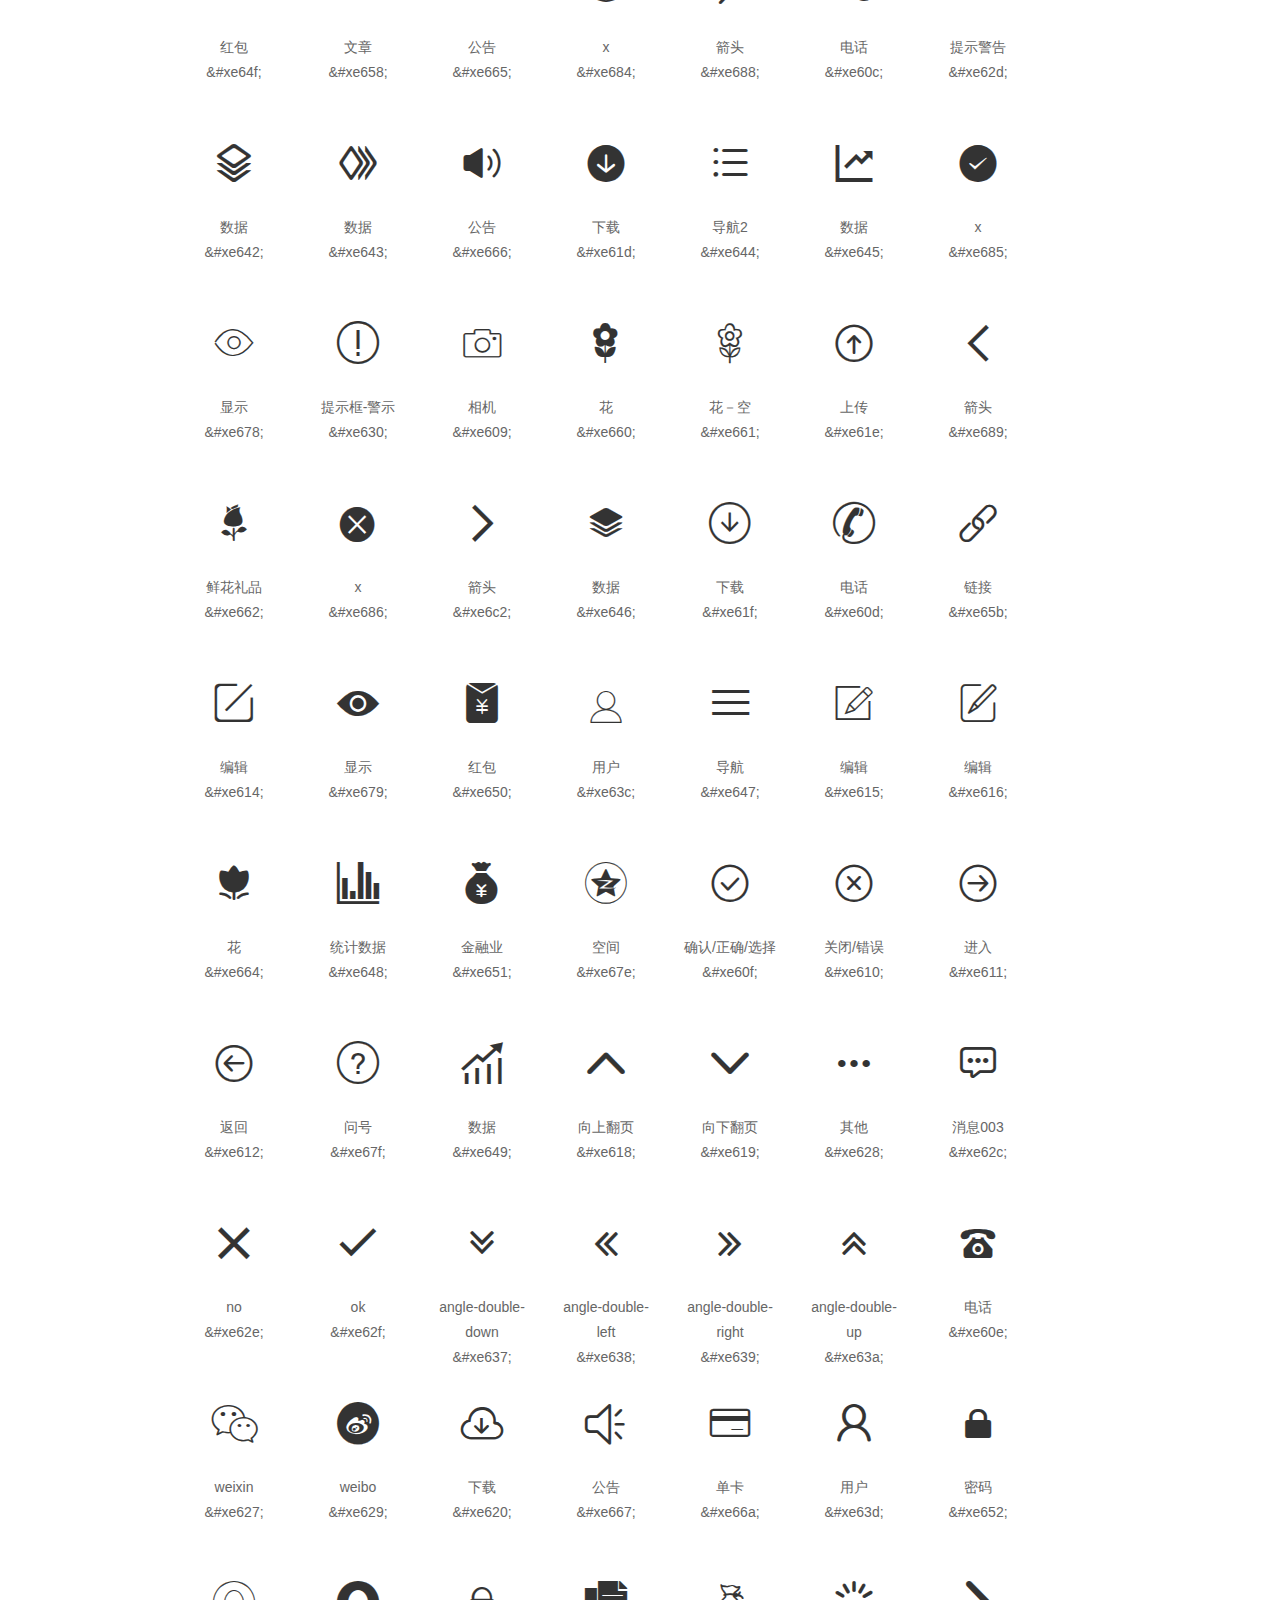
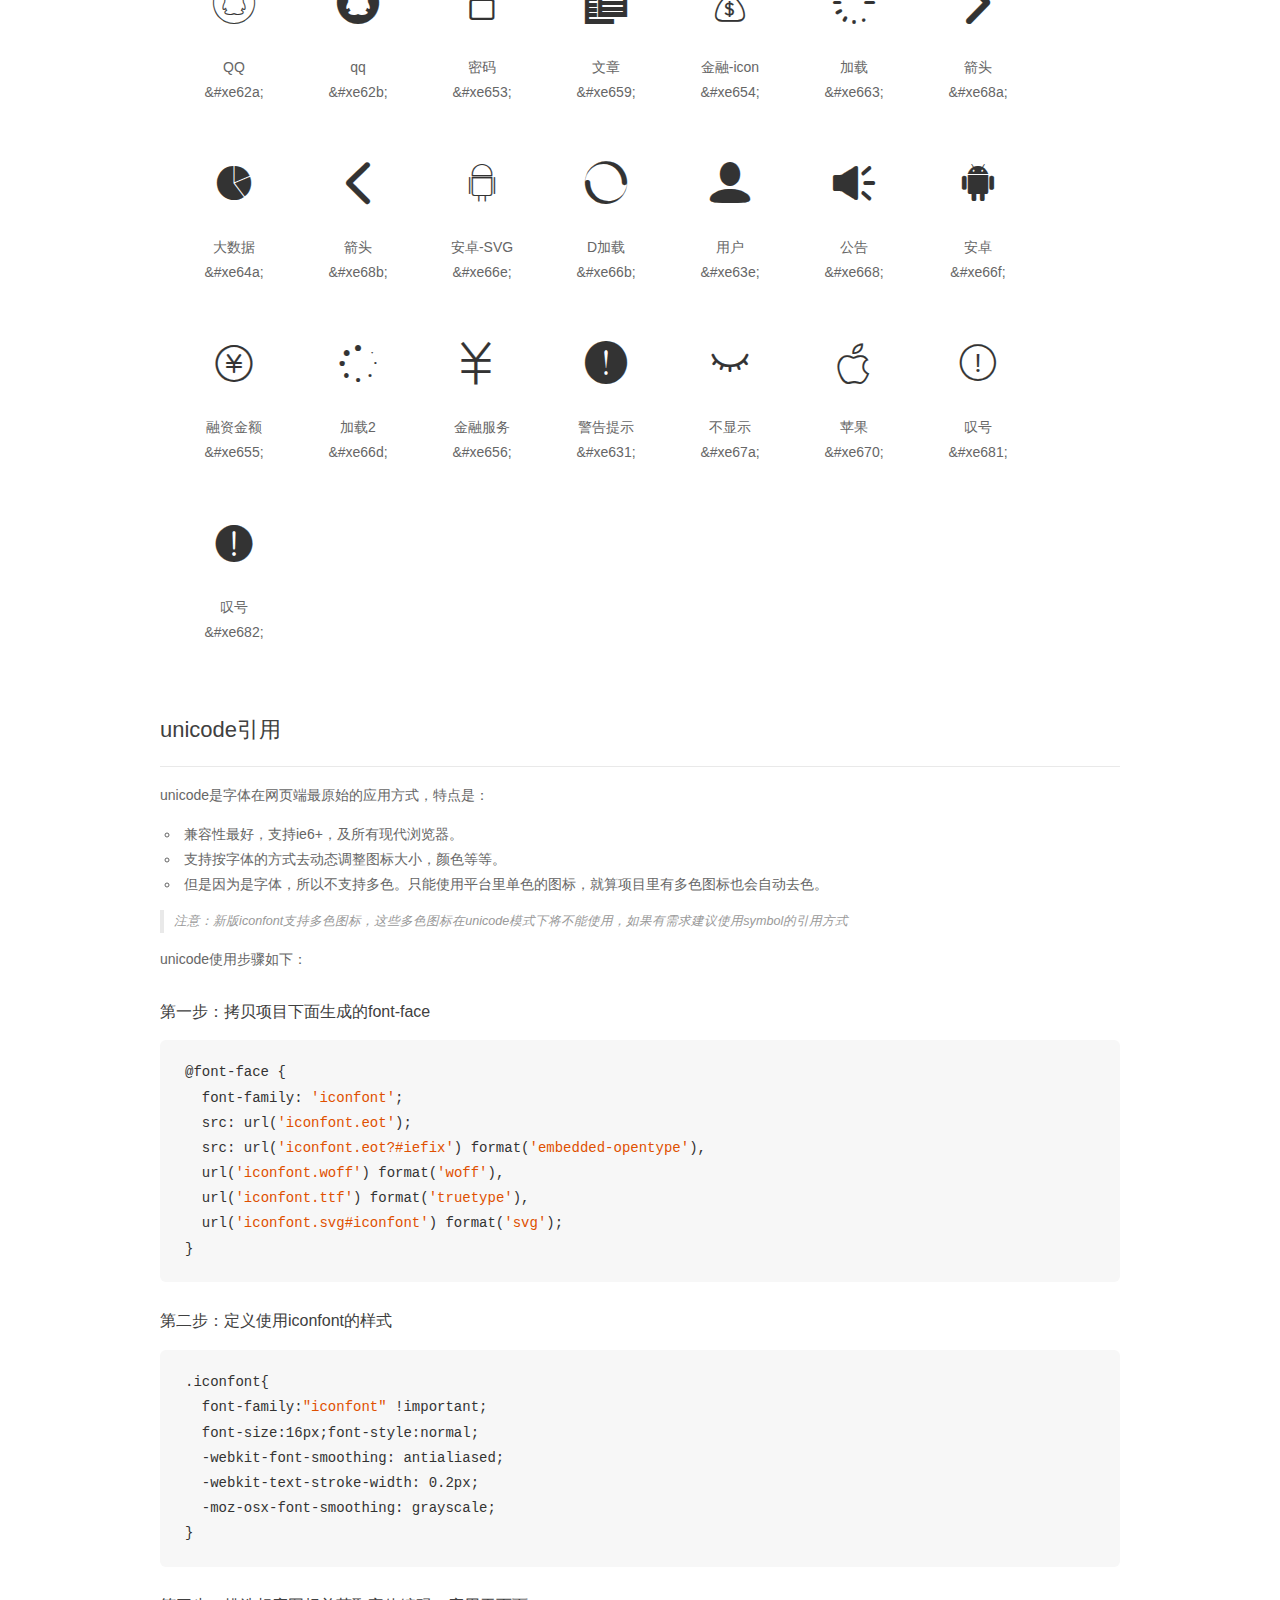
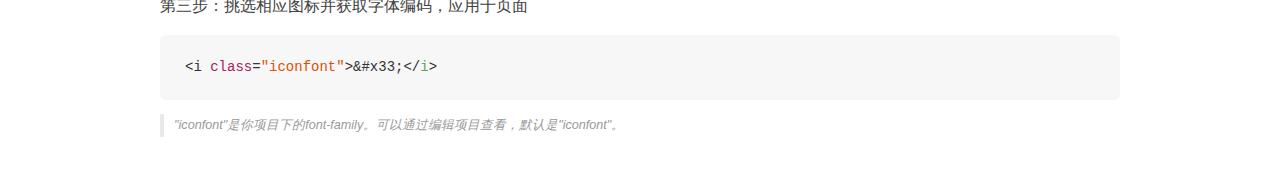
<file: css/font/demo/demo_unicode.html>
<!DOCTYPE html>
<html>
<head>
    <meta charset="utf-8"/>
    <title>IconFont</title>
    <link rel="stylesheet" href="demo.css">

    <style type="text/css">

        @font-face {font-family: "iconfont";
          src: url('iconfont.eot'); /* IE9*/
          src: url('iconfont.eot#iefix') format('embedded-opentype'), /* IE6-IE8 */
          url('iconfont.woff') format('woff'), /* chrome, firefox */
          url('iconfont.ttf') format('truetype'), /* chrome, firefox, opera, Safari, Android, iOS 4.2+*/
          url('iconfont.svg#iconfont') format('svg'); /* iOS 4.1- */
        }

        .iconfont {
          font-family:"iconfont" !important;
          font-size:16px;
          font-style:normal;
          -webkit-font-smoothing: antialiased;
          -webkit-text-stroke-width: 0.2px;
          -moz-osx-font-smoothing: grayscale;
        }

    </style>
</head>
<body>
    <div class="main markdown">
        <h1>IconFont 图标</h1>
        <ul class="icon_lists clear">
            
                <li>
                <i class="icon iconfont">&#xe604;</i>
                    <div class="name">电话</div>
                    <div class="code">&amp;#xe604;</div>
                </li>
            
                <li>
                <i class="icon iconfont">&#xe607;</i>
                    <div class="name">电话</div>
                    <div class="code">&amp;#xe607;</div>
                </li>
            
                <li>
                <i class="icon iconfont">&#xe680;</i>
                    <div class="name">问号</div>
                    <div class="code">&amp;#xe680;</div>
                </li>
            
                <li>
                <i class="icon iconfont">&#xe613;</i>
                    <div class="name">删除</div>
                    <div class="code">&amp;#xe613;</div>
                </li>
            
                <li>
                <i class="icon iconfont">&#xe632;</i>
                    <div class="name">关闭</div>
                    <div class="code">&amp;#xe632;</div>
                </li>
            
                <li>
                <i class="icon iconfont">&#xe60a;</i>
                    <div class="name">电话</div>
                    <div class="code">&amp;#xe60a;</div>
                </li>
            
                <li>
                <i class="icon iconfont">&#xe621;</i>
                    <div class="name">weixin</div>
                    <div class="code">&amp;#xe621;</div>
                </li>
            
                <li>
                <i class="icon iconfont">&#xe674;</i>
                    <div class="name">搜索</div>
                    <div class="code">&amp;#xe674;</div>
                </li>
            
                <li>
                <i class="icon iconfont">&#xe622;</i>
                    <div class="name">weibo</div>
                    <div class="code">&amp;#xe622;</div>
                </li>
            
                <li>
                <i class="icon iconfont">&#xe633;</i>
                    <div class="name">关闭</div>
                    <div class="code">&amp;#xe633;</div>
                </li>
            
                <li>
                <i class="icon iconfont">&#xe67b;</i>
                    <div class="name">空间</div>
                    <div class="code">&amp;#xe67b;</div>
                </li>
            
                <li>
                <i class="icon iconfont">&#xe657;</i>
                    <div class="name">文章</div>
                    <div class="code">&amp;#xe657;</div>
                </li>
            
                <li>
                <i class="icon iconfont">&#xe600;</i>
                    <div class="name">收藏</div>
                    <div class="code">&amp;#xe600;</div>
                </li>
            
                <li>
                <i class="icon iconfont">&#xe623;</i>
                    <div class="name">weibo</div>
                    <div class="code">&amp;#xe623;</div>
                </li>
            
                <li>
                <i class="icon iconfont">&#xe624;</i>
                    <div class="name">weibo</div>
                    <div class="code">&amp;#xe624;</div>
                </li>
            
                <li>
                <i class="icon iconfont">&#xe601;</i>
                    <div class="name">收藏</div>
                    <div class="code">&amp;#xe601;</div>
                </li>
            
                <li>
                <i class="icon iconfont">&#xe608;</i>
                    <div class="name">相机</div>
                    <div class="code">&amp;#xe608;</div>
                </li>
            
                <li>
                <i class="icon iconfont">&#xe636;</i>
                    <div class="name">用户</div>
                    <div class="code">&amp;#xe636;</div>
                </li>
            
                <li>
                <i class="icon iconfont">&#xe675;</i>
                    <div class="name">搜索</div>
                    <div class="code">&amp;#xe675;</div>
                </li>
            
                <li>
                <i class="icon iconfont">&#xe61b;</i>
                    <div class="name">上传</div>
                    <div class="code">&amp;#xe61b;</div>
                </li>
            
                <li>
                <i class="icon iconfont">&#xe634;</i>
                    <div class="name">关闭</div>
                    <div class="code">&amp;#xe634;</div>
                </li>
            
                <li>
                <i class="icon iconfont">&#xe676;</i>
                    <div class="name">搜索</div>
                    <div class="code">&amp;#xe676;</div>
                </li>
            
                <li>
                <i class="icon iconfont">&#xe669;</i>
                    <div class="name">卡</div>
                    <div class="code">&amp;#xe669;</div>
                </li>
            
                <li>
                <i class="icon iconfont">&#xe635;</i>
                    <div class="name">关闭_</div>
                    <div class="code">&amp;#xe635;</div>
                </li>
            
                <li>
                <i class="icon iconfont">&#xe602;</i>
                    <div class="name">收藏</div>
                    <div class="code">&amp;#xe602;</div>
                </li>
            
                <li>
                <i class="icon iconfont">&#xe65d;</i>
                    <div class="name">加载</div>
                    <div class="code">&amp;#xe65d;</div>
                </li>
            
                <li>
                <i class="icon iconfont">&#xe64e;</i>
                    <div class="name">红包</div>
                    <div class="code">&amp;#xe64e;</div>
                </li>
            
                <li>
                <i class="icon iconfont">&#xe64b;</i>
                    <div class="name">时间</div>
                    <div class="code">&amp;#xe64b;</div>
                </li>
            
                <li>
                <i class="icon iconfont">&#xe603;</i>
                    <div class="name">收藏</div>
                    <div class="code">&amp;#xe603;</div>
                </li>
            
                <li>
                <i class="icon iconfont">&#xe64c;</i>
                    <div class="name">时间</div>
                    <div class="code">&amp;#xe64c;</div>
                </li>
            
                <li>
                <i class="icon iconfont">&#xe605;</i>
                    <div class="name">编辑</div>
                    <div class="code">&amp;#xe605;</div>
                </li>
            
                <li>
                <i class="icon iconfont">&#xe63f;</i>
                    <div class="name">数据</div>
                    <div class="code">&amp;#xe63f;</div>
                </li>
            
                <li>
                <i class="icon iconfont">&#xe606;</i>
                    <div class="name">编辑</div>
                    <div class="code">&amp;#xe606;</div>
                </li>
            
                <li>
                <i class="icon iconfont">&#xe66c;</i>
                    <div class="name">苹果</div>
                    <div class="code">&amp;#xe66c;</div>
                </li>
            
                <li>
                <i class="icon iconfont">&#xe67c;</i>
                    <div class="name">空间</div>
                    <div class="code">&amp;#xe67c;</div>
                </li>
            
                <li>
                <i class="icon iconfont">&#xe671;</i>
                    <div class="name">分享</div>
                    <div class="code">&amp;#xe671;</div>
                </li>
            
                <li>
                <i class="icon iconfont">&#xe60b;</i>
                    <div class="name">电话</div>
                    <div class="code">&amp;#xe60b;</div>
                </li>
            
                <li>
                <i class="icon iconfont">&#xe672;</i>
                    <div class="name">分享</div>
                    <div class="code">&amp;#xe672;</div>
                </li>
            
                <li>
                <i class="icon iconfont">&#xe65c;</i>
                    <div class="name">花</div>
                    <div class="code">&amp;#xe65c;</div>
                </li>
            
                <li>
                <i class="icon iconfont">&#xe640;</i>
                    <div class="name">数据</div>
                    <div class="code">&amp;#xe640;</div>
                </li>
            
                <li>
                <i class="icon iconfont">&#xe67d;</i>
                    <div class="name">空间</div>
                    <div class="code">&amp;#xe67d;</div>
                </li>
            
                <li>
                <i class="icon iconfont">&#xe673;</i>
                    <div class="name">分享</div>
                    <div class="code">&amp;#xe673;</div>
                </li>
            
                <li>
                <i class="icon iconfont">&#xe65f;</i>
                    <div class="name">鲜花</div>
                    <div class="code">&amp;#xe65f;</div>
                </li>
            
                <li>
                <i class="icon iconfont">&#xe617;</i>
                    <div class="name">删除</div>
                    <div class="code">&amp;#xe617;</div>
                </li>
            
                <li>
                <i class="icon iconfont">&#xe61a;</i>
                    <div class="name">删除</div>
                    <div class="code">&amp;#xe61a;</div>
                </li>
            
                <li>
                <i class="icon iconfont">&#xe625;</i>
                    <div class="name">qq</div>
                    <div class="code">&amp;#xe625;</div>
                </li>
            
                <li>
                <i class="icon iconfont">&#xe626;</i>
                    <div class="name">qq</div>
                    <div class="code">&amp;#xe626;</div>
                </li>
            
                <li>
                <i class="icon iconfont">&#xe65e;</i>
                    <div class="name">加载</div>
                    <div class="code">&amp;#xe65e;</div>
                </li>
            
                <li>
                <i class="icon iconfont">&#xe61c;</i>
                    <div class="name">下载</div>
                    <div class="code">&amp;#xe61c;</div>
                </li>
            
                <li>
                <i class="icon iconfont">&#xe65a;</i>
                    <div class="name">链接</div>
                    <div class="code">&amp;#xe65a;</div>
                </li>
            
                <li>
                <i class="icon iconfont">&#xe683;</i>
                    <div class="name">正确</div>
                    <div class="code">&amp;#xe683;</div>
                </li>
            
                <li>
                <i class="icon iconfont">&#xe64d;</i>
                    <div class="name">时间</div>
                    <div class="code">&amp;#xe64d;</div>
                </li>
            
                <li>
                <i class="icon iconfont">&#xe677;</i>
                    <div class="name">不显示</div>
                    <div class="code">&amp;#xe677;</div>
                </li>
            
                <li>
                <i class="icon iconfont">&#xe63b;</i>
                    <div class="name">用户</div>
                    <div class="code">&amp;#xe63b;</div>
                </li>
            
                <li>
                <i class="icon iconfont">&#xe687;</i>
                    <div class="name">箭头</div>
                    <div class="code">&amp;#xe687;</div>
                </li>
            
                <li>
                <i class="icon iconfont">&#xe641;</i>
                    <div class="name">数据</div>
                    <div class="code">&amp;#xe641;</div>
                </li>
            
                <li>
                <i class="icon iconfont">&#xe64f;</i>
                    <div class="name">红包</div>
                    <div class="code">&amp;#xe64f;</div>
                </li>
            
                <li>
                <i class="icon iconfont">&#xe658;</i>
                    <div class="name">文章</div>
                    <div class="code">&amp;#xe658;</div>
                </li>
            
                <li>
                <i class="icon iconfont">&#xe665;</i>
                    <div class="name">公告</div>
                    <div class="code">&amp;#xe665;</div>
                </li>
            
                <li>
                <i class="icon iconfont">&#xe684;</i>
                    <div class="name">x</div>
                    <div class="code">&amp;#xe684;</div>
                </li>
            
                <li>
                <i class="icon iconfont">&#xe688;</i>
                    <div class="name">箭头</div>
                    <div class="code">&amp;#xe688;</div>
                </li>
            
                <li>
                <i class="icon iconfont">&#xe60c;</i>
                    <div class="name">电话</div>
                    <div class="code">&amp;#xe60c;</div>
                </li>
            
                <li>
                <i class="icon iconfont">&#xe62d;</i>
                    <div class="name">提示警告</div>
                    <div class="code">&amp;#xe62d;</div>
                </li>
            
                <li>
                <i class="icon iconfont">&#xe642;</i>
                    <div class="name">数据</div>
                    <div class="code">&amp;#xe642;</div>
                </li>
            
                <li>
                <i class="icon iconfont">&#xe643;</i>
                    <div class="name">数据</div>
                    <div class="code">&amp;#xe643;</div>
                </li>
            
                <li>
                <i class="icon iconfont">&#xe666;</i>
                    <div class="name">公告</div>
                    <div class="code">&amp;#xe666;</div>
                </li>
            
                <li>
                <i class="icon iconfont">&#xe61d;</i>
                    <div class="name">下载</div>
                    <div class="code">&amp;#xe61d;</div>
                </li>
            
                <li>
                <i class="icon iconfont">&#xe644;</i>
                    <div class="name">导航2</div>
                    <div class="code">&amp;#xe644;</div>
                </li>
            
                <li>
                <i class="icon iconfont">&#xe645;</i>
                    <div class="name">数据</div>
                    <div class="code">&amp;#xe645;</div>
                </li>
            
                <li>
                <i class="icon iconfont">&#xe685;</i>
                    <div class="name">x</div>
                    <div class="code">&amp;#xe685;</div>
                </li>
            
                <li>
                <i class="icon iconfont">&#xe678;</i>
                    <div class="name">显示</div>
                    <div class="code">&amp;#xe678;</div>
                </li>
            
                <li>
                <i class="icon iconfont">&#xe630;</i>
                    <div class="name">提示框-警示</div>
                    <div class="code">&amp;#xe630;</div>
                </li>
            
                <li>
                <i class="icon iconfont">&#xe609;</i>
                    <div class="name">相机</div>
                    <div class="code">&amp;#xe609;</div>
                </li>
            
                <li>
                <i class="icon iconfont">&#xe660;</i>
                    <div class="name">花</div>
                    <div class="code">&amp;#xe660;</div>
                </li>
            
                <li>
                <i class="icon iconfont">&#xe661;</i>
                    <div class="name">花－空</div>
                    <div class="code">&amp;#xe661;</div>
                </li>
            
                <li>
                <i class="icon iconfont">&#xe61e;</i>
                    <div class="name">上传</div>
                    <div class="code">&amp;#xe61e;</div>
                </li>
            
                <li>
                <i class="icon iconfont">&#xe689;</i>
                    <div class="name">箭头</div>
                    <div class="code">&amp;#xe689;</div>
                </li>
            
                <li>
                <i class="icon iconfont">&#xe662;</i>
                    <div class="name">鲜花礼品</div>
                    <div class="code">&amp;#xe662;</div>
                </li>
            
                <li>
                <i class="icon iconfont">&#xe686;</i>
                    <div class="name">x</div>
                    <div class="code">&amp;#xe686;</div>
                </li>
            
                <li>
                <i class="icon iconfont">&#xe6c2;</i>
                    <div class="name">箭头</div>
                    <div class="code">&amp;#xe6c2;</div>
                </li>
            
                <li>
                <i class="icon iconfont">&#xe646;</i>
                    <div class="name">数据</div>
                    <div class="code">&amp;#xe646;</div>
                </li>
            
                <li>
                <i class="icon iconfont">&#xe61f;</i>
                    <div class="name">下载</div>
                    <div class="code">&amp;#xe61f;</div>
                </li>
            
                <li>
                <i class="icon iconfont">&#xe60d;</i>
                    <div class="name">电话</div>
                    <div class="code">&amp;#xe60d;</div>
                </li>
            
                <li>
                <i class="icon iconfont">&#xe65b;</i>
                    <div class="name">链接</div>
                    <div class="code">&amp;#xe65b;</div>
                </li>
            
                <li>
                <i class="icon iconfont">&#xe614;</i>
                    <div class="name">编辑</div>
                    <div class="code">&amp;#xe614;</div>
                </li>
            
                <li>
                <i class="icon iconfont">&#xe679;</i>
                    <div class="name">显示</div>
                    <div class="code">&amp;#xe679;</div>
                </li>
            
                <li>
                <i class="icon iconfont">&#xe650;</i>
                    <div class="name">红包</div>
                    <div class="code">&amp;#xe650;</div>
                </li>
            
                <li>
                <i class="icon iconfont">&#xe63c;</i>
                    <div class="name">用户</div>
                    <div class="code">&amp;#xe63c;</div>
                </li>
            
                <li>
                <i class="icon iconfont">&#xe647;</i>
                    <div class="name">导航</div>
                    <div class="code">&amp;#xe647;</div>
                </li>
            
                <li>
                <i class="icon iconfont">&#xe615;</i>
                    <div class="name">编辑</div>
                    <div class="code">&amp;#xe615;</div>
                </li>
            
                <li>
                <i class="icon iconfont">&#xe616;</i>
                    <div class="name">编辑 </div>
                    <div class="code">&amp;#xe616;</div>
                </li>
            
                <li>
                <i class="icon iconfont">&#xe664;</i>
                    <div class="name">花</div>
                    <div class="code">&amp;#xe664;</div>
                </li>
            
                <li>
                <i class="icon iconfont">&#xe648;</i>
                    <div class="name">统计数据</div>
                    <div class="code">&amp;#xe648;</div>
                </li>
            
                <li>
                <i class="icon iconfont">&#xe651;</i>
                    <div class="name">金融业</div>
                    <div class="code">&amp;#xe651;</div>
                </li>
            
                <li>
                <i class="icon iconfont">&#xe67e;</i>
                    <div class="name">空间</div>
                    <div class="code">&amp;#xe67e;</div>
                </li>
            
                <li>
                <i class="icon iconfont">&#xe60f;</i>
                    <div class="name">确认/正确/选择</div>
                    <div class="code">&amp;#xe60f;</div>
                </li>
            
                <li>
                <i class="icon iconfont">&#xe610;</i>
                    <div class="name">关闭/错误</div>
                    <div class="code">&amp;#xe610;</div>
                </li>
            
                <li>
                <i class="icon iconfont">&#xe611;</i>
                    <div class="name">进入</div>
                    <div class="code">&amp;#xe611;</div>
                </li>
            
                <li>
                <i class="icon iconfont">&#xe612;</i>
                    <div class="name">返回</div>
                    <div class="code">&amp;#xe612;</div>
                </li>
            
                <li>
                <i class="icon iconfont">&#xe67f;</i>
                    <div class="name">问号</div>
                    <div class="code">&amp;#xe67f;</div>
                </li>
            
                <li>
                <i class="icon iconfont">&#xe649;</i>
                    <div class="name">数据</div>
                    <div class="code">&amp;#xe649;</div>
                </li>
            
                <li>
                <i class="icon iconfont">&#xe618;</i>
                    <div class="name">向上翻页</div>
                    <div class="code">&amp;#xe618;</div>
                </li>
            
                <li>
                <i class="icon iconfont">&#xe619;</i>
                    <div class="name">向下翻页</div>
                    <div class="code">&amp;#xe619;</div>
                </li>
            
                <li>
                <i class="icon iconfont">&#xe628;</i>
                    <div class="name">其他</div>
                    <div class="code">&amp;#xe628;</div>
                </li>
            
                <li>
                <i class="icon iconfont">&#xe62c;</i>
                    <div class="name">消息003</div>
                    <div class="code">&amp;#xe62c;</div>
                </li>
            
                <li>
                <i class="icon iconfont">&#xe62e;</i>
                    <div class="name">no</div>
                    <div class="code">&amp;#xe62e;</div>
                </li>
            
                <li>
                <i class="icon iconfont">&#xe62f;</i>
                    <div class="name">ok</div>
                    <div class="code">&amp;#xe62f;</div>
                </li>
            
                <li>
                <i class="icon iconfont">&#xe637;</i>
                    <div class="name">angle-double-down</div>
                    <div class="code">&amp;#xe637;</div>
                </li>
            
                <li>
                <i class="icon iconfont">&#xe638;</i>
                    <div class="name">angle-double-left</div>
                    <div class="code">&amp;#xe638;</div>
                </li>
            
                <li>
                <i class="icon iconfont">&#xe639;</i>
                    <div class="name">angle-double-right</div>
                    <div class="code">&amp;#xe639;</div>
                </li>
            
                <li>
                <i class="icon iconfont">&#xe63a;</i>
                    <div class="name">angle-double-up</div>
                    <div class="code">&amp;#xe63a;</div>
                </li>
            
                <li>
                <i class="icon iconfont">&#xe60e;</i>
                    <div class="name">电话</div>
                    <div class="code">&amp;#xe60e;</div>
                </li>
            
                <li>
                <i class="icon iconfont">&#xe627;</i>
                    <div class="name">weixin</div>
                    <div class="code">&amp;#xe627;</div>
                </li>
            
                <li>
                <i class="icon iconfont">&#xe629;</i>
                    <div class="name">weibo</div>
                    <div class="code">&amp;#xe629;</div>
                </li>
            
                <li>
                <i class="icon iconfont">&#xe620;</i>
                    <div class="name">下载</div>
                    <div class="code">&amp;#xe620;</div>
                </li>
            
                <li>
                <i class="icon iconfont">&#xe667;</i>
                    <div class="name">公告</div>
                    <div class="code">&amp;#xe667;</div>
                </li>
            
                <li>
                <i class="icon iconfont">&#xe66a;</i>
                    <div class="name">单卡</div>
                    <div class="code">&amp;#xe66a;</div>
                </li>
            
                <li>
                <i class="icon iconfont">&#xe63d;</i>
                    <div class="name">用户</div>
                    <div class="code">&amp;#xe63d;</div>
                </li>
            
                <li>
                <i class="icon iconfont">&#xe652;</i>
                    <div class="name">密码</div>
                    <div class="code">&amp;#xe652;</div>
                </li>
            
                <li>
                <i class="icon iconfont">&#xe62a;</i>
                    <div class="name">QQ</div>
                    <div class="code">&amp;#xe62a;</div>
                </li>
            
                <li>
                <i class="icon iconfont">&#xe62b;</i>
                    <div class="name">qq</div>
                    <div class="code">&amp;#xe62b;</div>
                </li>
            
                <li>
                <i class="icon iconfont">&#xe653;</i>
                    <div class="name">密码</div>
                    <div class="code">&amp;#xe653;</div>
                </li>
            
                <li>
                <i class="icon iconfont">&#xe659;</i>
                    <div class="name">文章</div>
                    <div class="code">&amp;#xe659;</div>
                </li>
            
                <li>
                <i class="icon iconfont">&#xe654;</i>
                    <div class="name">金融-icon</div>
                    <div class="code">&amp;#xe654;</div>
                </li>
            
                <li>
                <i class="icon iconfont">&#xe663;</i>
                    <div class="name">加载</div>
                    <div class="code">&amp;#xe663;</div>
                </li>
            
                <li>
                <i class="icon iconfont">&#xe68a;</i>
                    <div class="name">箭头</div>
                    <div class="code">&amp;#xe68a;</div>
                </li>
            
                <li>
                <i class="icon iconfont">&#xe64a;</i>
                    <div class="name">大数据</div>
                    <div class="code">&amp;#xe64a;</div>
                </li>
            
                <li>
                <i class="icon iconfont">&#xe68b;</i>
                    <div class="name">箭头</div>
                    <div class="code">&amp;#xe68b;</div>
                </li>
            
                <li>
                <i class="icon iconfont">&#xe66e;</i>
                    <div class="name">安卓-SVG</div>
                    <div class="code">&amp;#xe66e;</div>
                </li>
            
                <li>
                <i class="icon iconfont">&#xe66b;</i>
                    <div class="name">D加载</div>
                    <div class="code">&amp;#xe66b;</div>
                </li>
            
                <li>
                <i class="icon iconfont">&#xe63e;</i>
                    <div class="name">用户</div>
                    <div class="code">&amp;#xe63e;</div>
                </li>
            
                <li>
                <i class="icon iconfont">&#xe668;</i>
                    <div class="name">公告</div>
                    <div class="code">&amp;#xe668;</div>
                </li>
            
                <li>
                <i class="icon iconfont">&#xe66f;</i>
                    <div class="name">安卓</div>
                    <div class="code">&amp;#xe66f;</div>
                </li>
            
                <li>
                <i class="icon iconfont">&#xe655;</i>
                    <div class="name">融资金额</div>
                    <div class="code">&amp;#xe655;</div>
                </li>
            
                <li>
                <i class="icon iconfont">&#xe66d;</i>
                    <div class="name">加载2</div>
                    <div class="code">&amp;#xe66d;</div>
                </li>
            
                <li>
                <i class="icon iconfont">&#xe656;</i>
                    <div class="name">金融服务</div>
                    <div class="code">&amp;#xe656;</div>
                </li>
            
                <li>
                <i class="icon iconfont">&#xe631;</i>
                    <div class="name">警告提示</div>
                    <div class="code">&amp;#xe631;</div>
                </li>
            
                <li>
                <i class="icon iconfont">&#xe67a;</i>
                    <div class="name">不显示</div>
                    <div class="code">&amp;#xe67a;</div>
                </li>
            
                <li>
                <i class="icon iconfont">&#xe670;</i>
                    <div class="name">苹果</div>
                    <div class="code">&amp;#xe670;</div>
                </li>
            
                <li>
                <i class="icon iconfont">&#xe681;</i>
                    <div class="name">叹号</div>
                    <div class="code">&amp;#xe681;</div>
                </li>
            
                <li>
                <i class="icon iconfont">&#xe682;</i>
                    <div class="name">叹号</div>
                    <div class="code">&amp;#xe682;</div>
                </li>
            
        </ul>
        <h2 id="unicode-">unicode引用</h2>
        <hr>

        <p>unicode是字体在网页端最原始的应用方式，特点是：</p>
        <ul>
        <li>兼容性最好，支持ie6+，及所有现代浏览器。</li>
        <li>支持按字体的方式去动态调整图标大小，颜色等等。</li>
        <li>但是因为是字体，所以不支持多色。只能使用平台里单色的图标，就算项目里有多色图标也会自动去色。</li>
        </ul>
        <blockquote>
        <p>注意：新版iconfont支持多色图标，这些多色图标在unicode模式下将不能使用，如果有需求建议使用symbol的引用方式</p>
        </blockquote>
        <p>unicode使用步骤如下：</p>
        <h3 id="-font-face">第一步：拷贝项目下面生成的font-face</h3>
        <pre><code class="lang-js hljs javascript">@font-face {
  font-family: <span class="hljs-string">'iconfont'</span>;
  src: url(<span class="hljs-string">'iconfont.eot'</span>);
  src: url(<span class="hljs-string">'iconfont.eot?#iefix'</span>) format(<span class="hljs-string">'embedded-opentype'</span>),
  url(<span class="hljs-string">'iconfont.woff'</span>) format(<span class="hljs-string">'woff'</span>),
  url(<span class="hljs-string">'iconfont.ttf'</span>) format(<span class="hljs-string">'truetype'</span>),
  url(<span class="hljs-string">'iconfont.svg#iconfont'</span>) format(<span class="hljs-string">'svg'</span>);
}
</code></pre>
        <h3 id="-iconfont-">第二步：定义使用iconfont的样式</h3>
        <pre><code class="lang-js hljs javascript">.iconfont{
  font-family:<span class="hljs-string">"iconfont"</span> !important;
  font-size:<span class="hljs-number">16</span>px;font-style:normal;
  -webkit-font-smoothing: antialiased;
  -webkit-text-stroke-width: <span class="hljs-number">0.2</span>px;
  -moz-osx-font-smoothing: grayscale;
}
</code></pre>
        <h3 id="-">第三步：挑选相应图标并获取字体编码，应用于页面</h3>
        <pre><code class="lang-js hljs javascript">&lt;i <span class="hljs-class"><span class="hljs-keyword">class</span></span>=<span class="hljs-string">"iconfont"</span>&gt;&amp;#x33;<span class="xml"><span class="hljs-tag">&lt;/<span class="hljs-name">i</span>&gt;</span></span></code></pre>

        <blockquote>
        <p>"iconfont"是你项目下的font-family。可以通过编辑项目查看，默认是"iconfont"。</p>
        </blockquote>
    </div>


</body>
</html>
</file>
<file: css/global-mobile.css>
/*
 *@Name:   layout-mobile.css
 *@Object: MOBILE
 *@Author: XiaoYu
 *@E-mail: 592429285@qq.com;
 *@Time:   2015.08.18
 */

@charset "UTF-8";

*{margin:0;padding:0;-webkit-box-sizing:border-box;-moz-box-sizing:border-box;box-sizing:border-box;}
*:before, *:after{-webkit-box-sizing:border-box;-moz-box-sizing:border-box;box-sizing:border-box;}
html{-ms-text-size-adjust:100%;-webkit-text-size-adjust:100%;}
body{margin:0;color:#666;font:1.2rem/2rem "Helvetica Neue",Helvetica,Arial,"Microsoft Yahei","Hiragino Sans GB","Heiti SC","WenQuanYi Micro Hei",sans-serif;background-color:#f6f6f6;}

/* HTML5 display-role reset for older browsers */
article, aside, details, figcaption, figure, footer, header, hgroup, menu, nav, section, summary{display:block;}
audio, canvas, video{display:inline-block;}
audio:not([controls]) {display:none;height:0;}

.container:before, .container:after, 
.container-fluid:before, .container-fluid:after, 
.row:before, .row:after, 
.header:before, .header:after,
.footer:before, .footer:after,
.dl-horizontal dd:before, .dl-horizontal dd:after, 
.full-left:before, .full-left:after, 
.full-right:before, .full-right:after, 
.list-inline:before, .list-inline:after, 
.list-unstyled > li:before, .list-unstyled > li:after, 
.nav:before, .nav:after, 
.navbar:before, .navbar:after, 
.pager:before, .pager:after{display:table;content:" ";}

.container:after, 
.container-fluid:after, 
.row:after, 
.header:after,
.footer:after,
.dl-horizontal dd:after, 
.full-left:after, 
.full-right:after, 
.list-inline:after, 
.list-unstyled > li:after, 
.nav:after, 
.navbar:after, 
.pager:after{clear:both;}

/*清除浮动*/
.clear:before, .clear:after{display:table;content:" ";}
.clear:after{clear:both;}
.clear{zoom:1;}

/*定位*/
.fixed{position:fixed !important;}
.relative{position:relative !important;}
.absolute{position:absolute !important;}

/*左右浮动*/
.pull-left, .left, .left-part{float:left;}
.pull-right, .right, .right-part{float:right;}
.pull-none{float:none !important;}

/*链接*/
a{color:#187EEA;text-decoration:none;background-color:transparent;background:transparent;}
a:link, a:visited, a:hover, a.active{outline:none;text-decoration:none;-webkit-tap-highlight-color:transparent;}
a.line, a.line:hover, a.line:active{text-decoration:underline;}

/*文本颜色*/
.text-primary{color:#004ea2 !important;}/*主要-蓝色*/
a.text-primary:active, a.text-primary:active{color:#004793 !important;}
.text-success{color:#32BB6B !important;}/*成功-绿色*/
a.text-success:active, a.text-success:active{color:#28b563 !important;}
.text-info{color:#58A3E9 !important;}/*信息-浅蓝*/
a.text-info:active, a.text-info:active{color:#509ce4 !important;}
.text-warning{color:#f6ab00 !important;}/*警告-黄色*/
a.text-warning:active, a.text-warning:active{color:#fca110 !important;}
.text-danger{color:#FF3030 !important;}/*危险-红色*/
a.text-danger:active, a.text-danger:active{color:#db1515 !important;}
a.text-default, .text-default{color:#666 !important;}
.text-white{color:#fff !important;}

/*-背景颜色*/
p[class^="bg-"]{display:block;margin-bottom:1rem;padding:1rem;}
.bg-primary{color:#fff !important;background-color:#337ab7 !important;}/*主要-蓝色*/
a.bg-primary:active, a.bg-primary:active{background-color:#004793 !important;}
.bg-success{color:#fff !important;background-color:#86C17A !important;}/*成功-绿色*/
a.bg-success:active, a.bg-success:active{background-color:#28b563 !important;}
.bg-info{color:#fff !important;background-color:#7DBAF3 !important;}/*信息-浅蓝*/
a.bg-info:active, a.bg-info:active{background-color:#509ce4 !important;}
.bg-warning{color:#fff !important;background-color:#F1BB65 !important;}/*警告-黄色*/
a.bg-warning:active, a.bg-warning:active{background-color:#e99104 !important;}
.bg-danger{color:#fff !important;background-color:#E87676 !important;}/*危险-红色*/
a.bg-danger:active, a.bg-danger:active{background-color:#e34e4e !important;}

/*标题*/
h1, h2, h3, h4, h5, h6, .h1, .h2, .h3, .h4, .h5, .h6{font-weight:500;color:inherit;}
h1, h2, h3, .h1, .h2, .h3{line-height:1.42857143;}
h1, h2, h3, .h1, .h2, .h3{margin-top:2rem;margin-bottom:1rem;}
h4, h5, h6, .h4, .h5, .h6{margin-top:1rem;margin-bottom:1rem;}
h1, .h1{font-size:3rem;}
h2, .h2{font-size:2.4rem;}
h3, .h3{font-size:1.8rem;}
h4, .h4{font-size:1.6rem;}
h5, .h5{font-size:1.4rem;}
h6, .h6{font-size:1.2rem;}
small, .small{font-size:80%;}

/*上标、下标*/
sub,sup{font-size:75%;line-height:0;position:relative;vertical-align:baseline;}
sup{top:-0.5em;}
sub{bottom:-0.25em;}

/*水平居中-块显示*/
.margin-auto{display:block;margin-right:auto;margin-left:auto;}
.block{display:block;}
.inline-block, label, a, i, em, span, strong, img{display:inline-block;}
.italic{font-style:italic;}
i{font-style:normal;}

/*文本粗*/
.bold, b, strong{font-weight:bold;}

/*文本换行*/
.word-break{display:block;word-break:break-all;}
.word-wrap{display:block;word-wrap:break-word;}

/*省略号*/
.ellipsis{overflow:hidden;white-space:nowrap;text-overflow:ellipsis;}

/*尖括号*/
q:before, q::before{content:"《";}
q:after,  q::after{content:"》";}
q.en:before, q.en::before{content:"«";}
q.en:after,  q.en::after{content:"»";}

/*段落文本*/
p{margin-bottom:1rem;}
.article p{text-indent:2em;}

/*三角形*/
.caret-down, .caret-up, .caret-left, .caret-right{display:inline-block;width:0;height:0;margin-left:0.2rem;vertical-align:middle;}
.caret-down{border-top:0.4rem dashed;border-top:0.4rem solid \9;border-right:0.4rem solid transparent;border-left:0.4rem solid transparent;}
.caret-up{border-bottom:0.4rem dashed;border-bottom:0.4rem solid \9;border-right:0.4rem solid transparent;border-left:0.4rem solid transparent;}
.caret-left{border-right:0.4rem dashed;border-right:0.4rem solid \9;border-top:0.4rem solid transparent;border-bottom:0.4rem solid transparent;}
.caret-right{border-left:0.4rem dashed;border-left:0.4rem solid \9;border-top:0.4rem solid transparent;border-bottom:0.4rem solid transparent;}

/*垂直居中*/
input, textarea, img{vertical-align:middle;}

/*隐藏label*/
.sr-only {position:absolute;width:0.1rem;height:0.1rem;margin:-0.1rem;padding:0;overflow:hidden;clip:rect(0, 0, 0, 0);border:none;}

/*禁用中文及全角输入法*/
.ime-mode{ime-mode:disabled;}

/*仿微信表单检验提示组件*/
.mask{position:fixed;
    /*left:8%;*/
    left: 0;
    right: 0;
    margin: auto;
    top:50%;padding:1.8rem .5rem;margin-top:-60rem;width:84%;text-align:center;border-radius:.4rem;background-color:#000;z-index:99999;
    opacity:0;
    -webkit-opacity:0;
    -moz-opacity:0;
    max-width: 640px;
    -webkit-transform:translateY(-20rem);
    transform:translateY(-20rem);}
.mask.active{display:block;
    opacity:.8;
    max-width: 640px;
    -webkit-opacity:.8;
    -webkit-transform:translateY(0);
    transform:translateY(0);
    -webkit-transition:.3s;
    transition:.3s;}
.mask [class^="icon-"]{line-height:4.4rem;font-size:4.4rem;}
.mask .mask-txt{display:block;color:#999;}
.mask .mask-txt + [class^="icon-"]{top:36%;}


/*关闭按钮*/
.close{float:right;font-size:1.8rem;font-family:arial;font-weight:bold;line-height:1;color:#000;text-shadow:0 0.1rem 0 #fff;opacity:0.2;filter:alpha(opacity=20);}
.close:hover, .close:active{color:#000;text-decoration:none;cursor:pointer;opacity:0.5;filter:alpha(opacity=50);}

/*解除禁用长按复制*/
.sel-auto{-webkit-user-select:auto;-moz-user-select:auto;-ms-user-select:auto;user-select:auto;}

/*图片*/
 img{page-break-inside:avoid;border:none;width:100%;vertical-align:middle;}
.img-responsive,
.thumbnail > img,
.thumbnail a > img,
.carousel-inner > .item > img,
.carousel-inner > .item > a > img{display:block;max-width:100%;height:auto;}
.img-rounded{border-radius:0.6rem;}
.img-thumbnail{display:inline-block;padding:0.4rem;max-width:100%;height:auto;line-height:1.42857143;border:0.05rem solid #ddd;border-radius:0.4rem;background-color:#fff;
  -webkit-transition:all 0.2s ease-in-out;-o-transition:all 0.2s ease-in-out;transition:all 0.2s ease-in-out;}
.img-circle{border-radius:50%;}

/*文本对齐*/
.text-left{text-align:left !important;}
.text-right{text-align:right !important;}
.text-center{text-align:center !important;}
.text-justify{text-align:justify;}
.text-nowrap{white-space:nowrap;}
.text-lowercase{text-transform:lowercase;}
.text-uppercase{text-transform:uppercase;}
.text-capitalize{text-transform:capitalize;}

/*列表-默认有列表符号*/
ul, ol{list-style:inside;}
ol{list-style-type:decimal;}
ul, ul ul, ul ol, ol, ol ol, ol ul, ul.normal, ol.normal, nav ul, nav ol{margin:0;padding:0;}

/*取消列表符号*/
.list-unstyled, .list-inline{list-style:none;}
.list-inline{margin-left:0;}
.list-inline > li{display:inline-block;float:left;padding-left:0;padding-right:0;}
.list-num-in{list-style:decimal inside;}
.list-num-out{list-style:decimal outside;}

/*导航列表*/
.nav > li{display:block;position:relative;float:left;}
@media (max-width:768px) {
  .navbar-nav > li{float:none;}
}

/*dl列表*/
.dl-horizontal dt{float:left;clear:left;width:30%;font-weight:bold;text-align:right;overflow:hidden;text-overflow:ellipsis;white-space:nowrap;}
.dl-horizontal dd{margin-left:30%;padding-left:1rem;}
.dl-horizontal dd{margin-bottom:1rem;}
.dl-horizontal dt:last-child, 
.dl-horizontal dd:last-child, 
.dl-horizontal dt.last-child, 
.dl-horizontal dd.last-child{margin-bottom:0;}

/*显示-隐藏*/
.show{display:block !important;}
.hide{display:none;}
.hidden{visibility:hidden;}
.indent{text-indent:-999.9rem;}
.overhide{overflow:hidden;}

.fade{opacity:0;-webkit-transition:opacity 0.15s linear;-o-transition:opacity 0.15s linear;transition: opacity 0.15s linear;}
.fade.in{opacity:1;}
.collapse{display:none;}
.collapse.in{display:block;}

/*左列固定，右列100%*/
.full-left .left{width:30%;}
.full-right .right{margin-left:-30%;width:100%;}
.full-right .right .inner{margin-left:30%;}

/*右列固定，左列100%*/
.full-left .left{margin-right:-30%;width:100%;}
.full-left .left .inner{margin-right:30%;}    
.full-right .right{width:30%;}

/*排版布局-行布局-兼容ie678*/
.container-fluid, .container{position:relative;padding-left:1.5rem;padding-right:1.5rem;}
.container{margin-left:auto;margin-right:auto;width:100%;min-width:24rem;max-width:64rem;}
.row{margin-right:-1.5rem;margin-left:-1.5rem;}
.row .row{margin-left:0;margin-right:0;}


/*表格*/
table{border-spacing:0;border-collapse:collapse;background:transparent;}
caption{padding-top:0.8rem;padding-bottom:0.8rem;color:#777;text-align:left;font-weight:bold;}
th{text-align:left;}

/*无边框表格*/
.table{width:100%;max-width:100%;}
.table > thead > tr > th, .table > tbody > tr > th, 
.table > tfoot > tr > th, .table > thead > tr > td, 
.table > tbody > tr > td, .table > tfoot > tr > td{padding:0.5rem;line-height:1.42857143;vertical-align:top;border-top:0.05rem solid #ddd;}
.table > thead:first-child > tr:first-child > th, .table > thead:first-child > tr:first-child > td{vertical-align:bottom;border-top:0.05rem solid #ddd;}
.table > thead > tr.active > td, .table > tbody > tr.active > td, .table > tfoot > tr.active > td, 
.table > thead > tr.active > th, .table > tbody > tr.active > th, .table > tfoot > tr.active > th, 
.table > thead > tr > th.active, .table > tbody > tr > th.active, .table > tfoot > tr > th.active, 
.table > thead > tr > td.active, .table > tbody > tr > td.active, .table > tfoot > tr > td.active{background-color:#ddd;}
.table > tbody > tr:first-child th, .table > tbody > tr:first-child td{border-top:0.2rem solid #ddd;}

.table-bordered{border:0.05rem solid #ddd;border:none \9;}
.table-bordered th, .table-bordered td{border:0.05rem solid #ddd;}
.table-bordered > thead > tr > th, 
.table-bordered > thead > tr > td{border:0.05rem solid #ddd;}
.table-striped > tbody > tr:nth-of-type(odd), 
.table-striped > tbody > tr:nth-of-type(odd) {background-color:#eee;}
.table-hover > tbody > tr > th.active:hover, 
.table-hover > tbody > tr > td.active:hover, 
.table-hover > tbody > tr.active:hover > th, 
.table-hover > tbody > tr.active:hover > td, 
.table-hover > tbody > tr:hover th, 
.table-hover > tbody > tr:hover td, 
.table-hover > tbody > tr:hover > .active{background-color:#e6e6e6;}


/*通用弹层组件*/
.mask-full{display:none;position:fixed;left:0;top:0;right:0;bottom:0;background-color:#000;opacity:.6;-webkit-opacity:.6;-moz-opacity:.6;z-index:9990;}
.mask-full.active{display:block;}
.mask-inner{display:block;position:fixed;top:50%;left:2rem;right:2rem;background-color:#f6f6f6;border-radius:.4rem;z-index:9999;
    opacity:0;
    -webkit-opacity:0;
    -moz-opacity:0;
    -webkit-transform:translateY(-80rem);
    transform:translateY(-80rem);}
.mask-inner.active{
    opacity:1;
    -webkit-opacity:1;
    -webkit-transform:translateY(0);
    transform:translateY(0);
    -webkit-transition:.3s;
    transition:.3s;}
.mask-inner .title{position:relative;margin:0;padding:1rem 0;border-bottom:.1rem solid #ddd;font-size:1.4rem;font-weight:normal;color:#4a4a4a; font-weight:bold;}
.mask-inner .icon-btn {position:absolute;top:0.2rem;right:1.2rem;color:#999999;font-size:2.5rem;font-weight:normal;}
.mask-inner .cont{padding:1rem 1.5rem;line-height:2rem;font-size:1.2rem;color:#514f4d;overflow-x:hidden;overflow-y:auto;}
.mask-inner .cont.alone{padding-top:3rem;padding-bottom:3rem;}
.mask-inner .btnCont{padding:0 1.5rem 1rem;}
.mask-inner .btnCont .left, .mask-inner .btnCont .right{width:50%;}
.mask-inner .btnCont .left{padding-right:.5rem;}
.mask-inner .btnCont .right{padding-left:.5rem;}
.mask-inner .btnCont .block{width:100%;}
.mask-inner .btnCont .btn{line-height:1;}
/*表单-默认块级*/
label{margin-bottom:0.5rem;}
input[type="text"], input[type="password"], input[type="search"], textarea{border-radius:0.3rem;}
input[type="search"]{-webkit-appearance:none;}
input[type="radio"], input[type="checkbox"]{margin:0;margin-top:-0.1rem \9;}
input[type="file"]{display:block;vertical-align:middle;}
input[type="range"]{display:block;width:100%;}
select[multiple], select[size]{height:auto;}
input[type="file"]:focus, input[type="radio"]:focus, input[type="checkbox"]:focus{outline:thin dotted;outline:0.5rem auto -webkit-focus-ring-color;outline-offset:-0.2rem;}
output{display:block;padding-top:0.7rem;font-size:1.4rem;line-height:1.42857143;color:#555;}

.radio, .checkbox{display:block;position:relative;margin-top:1rem;margin-bottom:1rem;}
.radio label, .checkbox label{min-height:2rem;padding-left:2rem;margin-bottom:0;font-weight:normal;cursor:pointer;}
.radio input[type="radio"], 
.radio-inline input[type="radio"], 
.checkbox input[type="checkbox"], 
.checkbox-inline input[type="checkbox"]{position:absolute;margin-left:-2rem;margin-top:0.1rem \9;}
.radio + .radio, .checkbox + .checkbox{margin-top:-0.5rem;}
.radio-inline, .checkbox-inline{display:inline-block;position:relative;padding-left:2rem;margin-bottom:0;vertical-align:middle;font-weight:normal;cursor:pointer;}
.radio-inline + .radio-inline, 
.checkbox-inline + .checkbox-inline{margin-top:0;margin-left:1rem;}
input[type="radio"][disabled], 
input[type="checkbox"][disabled], 
input[type="radio"].disabled, 
input[type="checkbox"].disabled, 
fieldset[disabled] input[type="radio"], 
fieldset[disabled] input[type="checkbox"]{cursor:not-allowed;}
.radio-inline.disabled, .checkbox-inline.disabled, 
fieldset[disabled] .radio-inline, 
fieldset[disabled] .checkbox-inline{cursor:not-allowed;}
.radio.disabled label, 
.checkbox.disabled label, 
fieldset[disabled] .radio label, 
fieldset[disabled] .checkbox label{cursor:not-allowed;}

.form-control{display:block;padding-left:1.2rem;padding-right:1.2rem;width:100%;height:3.2rem;line-height:1.42857143;font-size:1.4rem;color:#555;border:0.05rem solid #ccc;border-radius:0.4rem;background-color:#fff;
  -webkit-box-shadow:inset 0 0.1rem 0.1rem rgba(0, 0, 0, 0.075);
  box-shadow:inset 0 0.1rem 0.1rem rgba(0, 0, 0, 0.075);
  -webkit-transition:border-color ease-in-out .15s, -webkit-box-shadow ease-in-out .15s;
  -o-transition:border-color ease-in-out .15s, box-shadow ease-in-out .15s;
  transition:border-color ease-in-out .15s, box-shadow ease-in-out .15s;}
.form-control:focus{border-color:#66afe9;outline:0;
  -webkit-box-shadow:inset 0 0.1rem 0.1rem rgba(0,0,0,.075), 0 0 0.8rem rgba(102, 175, 233, 0.6);
  box-shadow:inset 0 0.1rem 0.1rem rgba(0,0,0,.075), 0 0 0.8rem rgba(102, 175, 233, 0.6);}
.form-control::-moz-placeholder{color:#999;opacity:1;}
.form-control:-ms-input-placeholder{color:#999;}
.form-control::-webkit-input-placeholder{color:#999;}
.form-control[disabled], .form-control[readonly], fieldset[disabled] .form-control{background-color:#eee;opacity:1;}
.form-control[disabled], fieldset[disabled] .form-control{cursor:not-allowed;}
textarea.form-control{height:auto;}

.form-group{margin-bottom:1.5rem;}
.help-block{display:block;margin-top:0.5rem;margin-bottom:1rem;color:#737373;}

/*内联表单*/
.form-inline .form-group{display:inline-block;margin-bottom:0;margin-right:1rem;vertical-align:middle;}
.form-inline .form-control{display:inline-block;width:auto;vertical-align:middle;}
.form-inline .input-group{display:inline-table;vertical-align:middle;}
.form-inline .input-group .form-control{width:auto;}
.form-inline .input-group > .form-control{width:100%;}
.form-inline .control-label{margin-bottom:0;vertical-align:middle;}
.form-inline .radio, .form-inline .checkbox{display:inline-block;margin-top:0;margin-bottom:0;vertical-align:middle;}
.form-inline .radio label, .form-inline .checkbox label{padding-left:0;}
.form-inline .radio input[type="radio"], .form-inline .checkbox input[type="checkbox"]{position:relative;margin-left:0;margin-top:-1rem;}

/*禁止表单*/
input[type="radio"][disabled], 
input[type="checkbox"][disabled], 
.radio[disabled], 
.radio-inline[disabled], 
.checkbox[disabled], 
.checkbox-inline[disabled], 
fieldset[disabled] input[type="radio"], 
fieldset[disabled] input[type="checkbox"], 
fieldset[disabled] .radio, 
fieldset[disabled] .radio-inline, 
fieldset[disabled] .checkbox, 
fieldset[disabled] .checkbox-inline{cursor:not-allowed;}

/*表单输入框-默认提示文本颜色*/
input:-moz-placeholder{color:#bababa;}
input::-moz-placeholder{color:#bababa;opacity:1;}
input:-ms-input-placeholder{color:#bababa;}
input::-webkit-input-placeholder{color:#bababa;}
input[disabled], input[readonly], fieldset[disabled] input{cursor:not-allowed;background-color:#eee;}



/*按钮*/
.btn{padding:0.8rem 0 ;width:100%;line-height:1.42857143;font-size:1.4rem;color:#fff;text-align:center;
  white-space:nowrap;vertical-align:middle;border-radius:0.3rem;border:0.05rem solid transparent;cursor:pointer;
  -webkit-user-select:none;-moz-user-select:none;-ms-user-select:none;user-select:none;}
form .btn{padding:0.5rem 0;}
form.form-inline .btn{padding:0.5rem 2.5rem;}
.btn:active{outline:none;}
.btn:hover, .btn:active{text-decoration:none;}
.btn:active, .btn.active{color:#fff !important;background-image:none;outline:0;-webkit-box-shadow:inset 0 0.3rem 0.5rem rgba(0, 0, 0, .125);box-shadow:inset 0 0.3rem 0.5rem rgba(0, 0, 0, .125);}

/*白色（默认）*/
.btn-default {color:#777;background-color:#fff;border-color:#efefef;}

/*深蓝色（重要）按钮*/
.btn-primary{color:#fff;background-color:#428bca;border-color:#428bca;}

/*绿色（安全）按钮*/
.btn-success{color:#fff;background-color:#5cb85c;border-color:#4cae4c;}

/*淡蓝色（提示）按钮*/
.btn-info{color:#fff;background-color:#5bc0de;border-color:#5bc0de;}

/*黄色（提醒）按钮*/
.btn-warning{color:#fff;background-color:#f0ad4e;border-color:#f0ad4e;}

/*红色（警告）按钮*/
.btn-danger{color:#fff;background-color:#d9534f;border-color:#d9534f;}

 /*禁用按钮*/
.btn.disabled, .btn[disabled], 
.btn.disabled:hover, .btn[disabled]:hover, 
.btn.disabled:active, .btn[disabled]:active, 
.btn.disabled.active, .btn[disabled].active{color:#888 !important;background-color:#ddd !important;border-color:#ccc !important;cursor:not-allowed;}


/*默认取消与确定按钮*/
.btn-cancle{color:#d9534f;background-color:transparent;border-color:#d9534f;}
.btn-cancle:active, .btn-cancle.active{color:#d9534f;-webkit-box-shadow:inset 0 0.3rem 0.5rem rgba(217, 83, 79, .125);box-shadow:inset 0 0.3rem 0.5rem rgba(217, 83, 79, .125);}
.btn-submit{color:#fff;background-color:#d9534f;border-color:#d9534f;}


/*边框-点线-实线-虚线*/
.border{border:0.05rem solid transparent;}/*全部边框*/
.border-dotted{border-style:dotted;}/*点线*/
.border-soild{border-style:solid;}/*实线*/
.border-dashed{border-style:dashed;}/*虚线*/

/*圆角*/
.radius3{border-radius:0.3rem;overflow:hidden;}
.radius4{border-radius:0.4rem;overflow:hidden;}
.radius5{border-radius:0.5rem;overflow:hidden;}
.radius6{border-radius:0.6rem;overflow:hidden;}
.radius8{border-radius:0.8rem;overflow:hidden;}
.radius10{border-radius:1rem;overflow:hidden;}

/*margin-padding*/
.mt-0{margin-top:0 !important;}
.mt-5{margin-top:5rem !important;}
.mt-10{margin-top:1rem !important;}
.mt-15{margin-top:1.5rem !important;}
.mt-20{margin-top:2rem !important;}
.mt-25{margin-top:2.5rem !important;}
.mt-30{margin-top:3rem !important;}
.mt-40{margin-top:4rem !important;}
.mb-0{margin-bottom:0 !important;}
.mb-5{margin-bottom:.5rem !important;}
.mb-10{margin-bottom:1rem !important;}
.mb-15{margin-bottom:1.5rem !important;}
.mb-20{margin-bottom:2rem !important;}
.mb-25{margin-bottom:2.5rem !important;}
.mb-30{margin-bottom:3rem !important;}
.ml-0{margin-left:0 !important;}
.ml-5{margin-left:5rem !important;}
.ml-10{margin-left:1rem !important;}
.ml-15{margin-left:1.5rem !important;}
.ml-20{margin-left:2rem !important;}
.ml-25{margin-left:2.5rem !important;}
.ml-30{margin-left:3rem !important;}
.mr-0{margin-right:0 !important;}
.mr-5{margin-right:5rem !important;}
.mr-10{margin-right:1rem !important;}
.mr-15{margin-right:1.5rem !important;}  
.mr-20{margin-right:2rem !important;}
.mr-25{margin-right:2.5rem !important;}
.mr-30{margin-right:3rem !important;}
.pt-0{padding-top:0 !important;}
.pt-5{padding-top:.5rem !important;}
.pt-10{padding-top:1rem !important;}
.pt-15{padding-top:1.5rem !important;}
.pt-20{padding-top:2rem !important;}
.pt-25{padding-top:2.5rem !important;}
.pt-30{padding-top:3rem !important;}
.pb-0{padding-bottom:0 !important;}
.pb-5{padding-bottom:.5rem !important;}
.pb-10{padding-bottom:1rem !important;}
.pb-15{padding-bottom:1.5rem !important;}
.pb-20{padding-bottom:2rem !important;}
.pb-25{padding-bottom:2.5rem !important;}
.pb-30{padding-bottom:3rem !important;}
.pl-0{padding-left:0 !important;}
.pl-5{padding-left:5rem !important;}
.pl-10{padding-left:1rem !important;}
.pl-15{padding-left:1.5rem !important;}
.pl-20{padding-left:2rem !important;}
.pl-25{padding-left:2.5rem !important;}
.pl-30{padding-left:3rem !important;}
.pr-0{padding-right:0 !important;}
.pr-5{padding-right:5rem !important;}
.pr-10{padding-right:1rem !important;}
.pr-15{padding-right:1.5rem !important;}  
.pr-20{padding-right:2rem !important;}
.pr-25{padding-right:2.5rem !important;}
.pr-30{padding-right:3rem !important;}

@font-face {
    font-family: "iconfont";
    src: url([data-uri]) format('truetype');
    font-weight: normal;
    font-style: normal
}

/*i[class^="icon-"]{margin:0;padding:0;width:2rem;height:2rem;background-size:100%;}*/
i[class^="icon-"], i.iconfont{font-family:"iconfont" !important;font-size:2rem;font-style:normal;color:#a2a2a2;vertical-align:middle;-webkit-font-smoothing:antialiased;-webkit-text-stroke-width:0.02rem;-moz-osx-font-smoothing:grayscale;}

.icon-dianhua:before{content:"\e604";}.icon-phone:before{content:"\e607";}.icon-wenhao1:before{content:"\e680";}.icon-shanchu:before{content:"\e613";}.icon-guanbi:before{content:"\e632";}.icon-dianhua1:before{content:"\e60a";}.icon-weibiaoti1:before{content:"\e621";}.icon-unie664:before{content:"\e674";}.icon-weibo:before{content:"\e622";}.icon-icon:before{content:"\e633";}.icon-kongjian:before{content:"\e67b";}.icon-24:before{content:"\e657";}.icon-35:before{content:"\e600";}.icon-weibo1:before{content:"\e623";}.icon-weibo2:before{content:"\e624";}.icon-icon47:before{content:"\e601";}.icon-xiangji:before{content:"\e608";}.icon-yonghu:before{content:"\e636";}.icon-sousuo:before{content:"\e675";}.icon-shangchuan:before{content:"\e61b";}.icon-guanbi1:before{content:"\e634";}.icon-sousuo1:before{content:"\e676";}.icon-qia:before{content:"\e669";}.icon-guanbi2:before{content:"\e635";}.icon-shoucang:before{content:"\e602";}.icon-jiazai:before{content:"\e65d";}.icon-hongbao:before{content:"\e64e";}.icon-shijian:before{content:"\e64b";}.icon-shoucang1:before{content:"\e603";}.icon-shijian1:before{content:"\e64c";}.icon-bianji:before{content:"\e605";}.icon-icon1:before{content:"\e63f";}.icon-bianji1:before{content:"\e606";}.icon-apple:before{content:"\e66c";}.icon-kongjian1:before{content:"\e67c";}.icon-fenxiang:before{content:"\e671";}.icon-dianhua2:before{content:"\e60b";}.icon-fenxiang1:before{content:"\e672";}.icon-hua:before{content:"\e65c";}.icon-shuju:before{content:"\e640";}.icon-kongjian2:before{content:"\e67d";}.icon-fenxiang2:before{content:"\e673";}.icon-xianhua:before{content:"\e65f";}.icon-shanchu1:before{content:"\e617";}.icon-shanchu2:before{content:"\e61a";}.icon-qq:before{content:"\e625";}.icon-qq1:before{content:"\e626";}.icon-jiazai1:before{content:"\e65e";}.icon-xiazai:before{content:"\e61c";}.icon-lianjie:before{content:"\e65a";}.icon-right_line:before{content:"\e683";}.icon-shijian2:before{content:"\e64d";}.icon-buxianshi01:before{content:"\e677";}.icon-yonghu1:before{content:"\e63b";}.icon-chevron-copy:before{content:"\e687";}.icon-shuju1:before{content:"\e641";}.icon-hongbao1:before{content:"\e64f";}.icon-wenzhang:before{content:"\e658";}.icon-comiisgonggao:before{content:"\e665";}.icon-x:before{content:"\e684";}.icon-chevron-copy-copy-copy-copy-copy-copy:before{content:"\e688";}.icon-dianhua3:before{content:"\e60c";}.icon-jinggao:before{content:"\e62d";}.icon-shuju2:before{content:"\e642";}.icon-shuju-copy:before{content:"\e643";}.icon-gonggao:before{content:"\e666";}.icon-xiazai1:before{content:"\e61d";}.icon-daohang2:before{content:"\e644";}.icon-shuju3:before{content:"\e645";}.icon-xuan:before{content:"\e685";}.icon-49:before{content:"\e678";}.icon-tishikuangjingshi:before{content:"\e630";}.icon-xiangji1:before{content:"\e609";}.icon-hua1:before{content:"\e660";}.icon-huakong:before{content:"\e661";}.icon-shangchuan1:before{content:"\e61e";}.icon-jiantou-copy:before{content:"\e689";}.icon-xianhualipin:before{content:"\e662";}.icon-cross-ivt:before{content:"\e686";}.icon-jiantou-copy1:before{content:"\e6c2";}.icon-shuju4:before{content:"\e646";}.icon-xiazai2:before{content:"\e61f";}.icon-dianhua4:before{content:"\e60d";}.icon-lianjie1:before{content:"\e65b";}.icon-bianji2:before{content:"\e614";}.icon-xianshi:before{content:"\e679";}.icon-hongbao2:before{content:"\e650";}.icon-yonghu-copy:before{content:"\e63c";}.icon-daohang-copy:before{content:"\e647";}.icon-edit:before{content:"\e615";}.icon-bianji3:before{content:"\e616";}.icon-hua2:before{content:"\e664";}.icon-tongjishuju:before{content:"\e648";}.icon-jinrongye:before{content:"\e651";}.icon-kongjian-copy:before{content:"\e67e";}.icon-zhengque-copy:before{content:"\e60f";}.icon-guanbi-copy:before{content:"\e610";}.icon-jinru-copy:before{content:"\e611";}.icon-fanhui-copy:before{content:"\e612";}.icon-wenhao:before{content:"\e67f";}.icon-shuju5:before{content:"\e649";}.icon-xiangshangfanye:before{content:"\e618";}.icon-xiangxiafanye:before{content:"\e619";}.icon-qita:before{content:"\e628";}.icon-xiaoxi003:before{content:"\e62c";}.icon-no:before{content:"\e634";}.icon-ok:before{content:"\e62f";}.icon-angledoubledown:before{content:"\e637";}.icon-angledoubleleft:before{content:"\e638";}.icon-angledoubleright:before{content:"\e639";}.icon-angledoubleup:before{content:"\e63a";}.icon-telepphone:before{content:"\e60e";}.icon-weixin:before{content:"\e627";}.icon-weibo3:before{content:"\e629";}.icon-xiazai3:before{content:"\e620";}.icon-gonggao1:before{content:"\e667";}.icon-danqia:before{content:"\e66a";}.icon-yonghu2:before{content:"\e63d";}.icon-weibiaoti560:before{content:"\e652";}.icon-qq2:before{content:"\e62a";}.icon-qq3:before{content:"\e62b";}.icon-mima:before{content:"\e653";}.icon-wenzhang1:before{content:"\e659";}.icon-jinrongicon:before{content:"\e654";}.icon-jiazai2:before{content:"\e663";}.icon-jiantou-copy2:before{content:"\e68a";}.icon-dashuju:before{content:"\e64a";}.icon-jiantou-copy-copy-copy:before{content:"\e68b";}.icon-anzhuosvg:before{content:"\e66e";}.icon-tushujiemiandjiazai:before{content:"\e66b";}.icon-yonghu3:before{content:"\e63e";}.icon-gonggao2:before{content:"\e668";}.icon-anzhuo:before{content:"\e66f";}.icon-rongzijine:before{content:"\e655";}.icon-loading:before{content:"\e66d";}.icon-jinrongfuwu:before{content:"\e656";}.icon-iconfontmoban:before{content:"\e631";}.icon-buxianshi:before{content:"\e67a";}.icon-pingguo:before{content:"\e670";}.icon-tanhao:before{content:"\e681";}.icon-tanhao1:before{content:"\e682";}
/*The End
</file>
<file: css/layout-mobile.css>
@charset "UTF-8";

*{ 
-webkit-tap-highlight-color: rgba(0,0,0,0);
-webkit-tap-highlight-color: transparent; /* For some Androids */
 }
html,body{height:100%;margin-left:auto;margin-right:auto;}
@media (min-width:768px) {
  body{width:640px;}
}

.fs-10{font-size:1rem;}
.fs-12{font-size:1.2rem;}
.fs-14{font-size:1.4rem;}
.fs-16{font-size:1.6rem;}
.fs-18{font-size:1.8rem;}
.fs-20{font-size:2rem;}
.fs-25{font-size:2.5rem;}
.fs-30{font-size:3rem;}
.container_index{position:relative;
    /*background: #ffd5a8;*/
    background:-webkit-gradient(linear, 0 0, 0 bottom, from(#ffd5a8), to(#ff9b65));
    min-height:100%;
    }

.eo-bg {
    left: 0;
    width: 100%;
    z-index: 0;
}
.tabs {
    /*top:22rem;*/
    z-index: 1;
}

.tabs .tab{
    width:48%;
    height:5rem;
    /*margin:1.05rem;*/
    border-radius:1rem;
    background-color:#cc333d;
    color:#f9e7ad;
    text-align:center;
    padding-top:0.5rem;
    z-index: 10;
}
.tabs .tab.active{
    background-color:#e03c47;
    color:#f9e7ae;
    z-index:-1

}
.content{
    width:100%;
    z-index: 100;
}
.tabcontent{
    width:100%;
    background:#e03c47;
    border-top-left-radius: 1rem;
    border-top-right-radius: 1rem;
    padding-bottom:1rem;

}
.title_yy{
    color:#f9e7ae;
    font-size:1.6rem;
    margin:0 auto;
    text-align:center;
    padding:.5rem 0;
    background:url("./../img/yy.png") no-repeat ;
    background-size:100%;
    width:20rem;
    height:4rem;
}
.blankcontent{
    width: 100%;
    position: relative;
    top: -1px;

}

.tabcontent_l li{
    float:left;
    width:40%;
    background:url("./../img/bili_bg.png") no-repeat ;
    background-size:100%;
    height:6rem;
    margin-left:1.9rem;

}
.bili{
    color:#c8a15d;
}

.examplecontent{
    color:#fff;
    border:0.22rem solid #df9969;
    border-radius:1rem;
    padding:0 1rem 1rem;
    margin:1rem 2rem 0;
    font-size:1.2rem;
}
.example_title{
    position:relative;
    top:-1rem;
    font-size:1.6rem;
    color:#f6d7a3;
    background:#e03c47;
    margin:0 auto;
    width:10rem;
    text-align:center;
}
.color_f6d7a3{
    color:#f6d7a3;
}

.rulecontent{
    width: 100%;
    padding: 0 0.18rem;
    position: relative;
    top: -1px;
}


.rulecontent_bg{
    padding-top:2rem;
    width:100%;
    background:#c4263d;
    border-bottom-left-radius: 1rem;
    border-bottom-right-radius: 1rem;

}
.title_reg{
    color:#f9e7ad;
    font-size:1.6rem;
    margin:0 auto;
    text-align:center;
    padding:.5rem 0;
    background:url("./../img/reg.png") no-repeat ;
    background-size:100%;
    width:20rem;
    height:4rem;
}
.color_f9e7ad{color:#f9e7ad}
.hongbao{
    background:url("./../img/hongbao.png") no-repeat;
    background-size:100%;
    width:15rem;
    height:15rem;
    margin:0 auto;
    text-align:center;
    color:#f9e7ad;
}
.hongbao_position{
    position:relative;
    top:9rem;
}
.title_rule{
    position:relative;
    top:2rem;
    color:#f9e7ad;
    font-size:1.6rem;
    margin:0 auto;
    text-align:center;
    padding:.5rem 0;
    background:url("./../img/rule.png") no-repeat ;
    background-size:100%;
    width:16rem;
    height:5rem;

}
.rulelist{
    padding-bottom:3rem;
}
.rulelist li{
    color:#fff;
    margin:.5rem 2rem;
}
.copyright{
    color:#fff;
    font-size:1rem;
    margin: 1rem 0;
    text-align:center;
    position: relative;
    top: -1px;
}

.tuijian{
    width: 6rem;
    right: 1rem;
    top: 1rem;
}
.tuijian a{
    color: #f9e7ae;
    font-size: 1.2rem;
    text-decoration:underline;

}

/*********抽奖********/
.contentcj{
    width:100%;
    background:#e03c47;
}
.blankimg{
    background:url("./../img/choujiang_bg_02.png") no-repeat ;
    background-size:100%;
    position: relative;
    top: 1px;
}
.jiayouyuan{
    width:6rem;
    margin:0 auto;
}
.jiayouyuan img{
    margin-top:2rem;
}
.laohujicontent{
    height:22rem;
    margin:2rem 2rem 0;
}

.eo-box {
    /*top: 12.5rem;*/
    /*margin-bottom: 45%;*/
    z-index: 2;
}

.eo-num {
    left: 12%;
    top: 5rem;
    width: 73.85%;
    height: 6.15rem;
    overflow: hidden;
    z-index: 3;
}

.eo-num .eo-num-span {
    display: block;
    float: left;
    width: 25%;
    height: 6.15rem;
    line-height: 6.15rem;
    text-align: center;
    font-size: 5rem;
    color: #ff3030;
    position: relative;
}
.eo-num .eo-num-span b {
    display: block;
    width: 100%;
    height: 6.15rem;
    line-height: 6.15rem;
}
.content_btn{
    margin:0 3rem ;
    padding-bottom:2rem;
}
.btn.btn-getoil{
    color: #956614;
    background: -webkit-gradient(linear, 0 0, 0 bottom, from(#ffecbe), to(#ffbc42));
    border-color: none;
    border-radius:1rem;
}
.btn.btn-backhome{
    color: #f9e5ac;
    background: inherit;
    border:0.2rem solid #f0bd7b;
    border-radius:1rem;

}

.recordList li{
    margin:0.5rem 1rem;
    text-align:left;
}
.recordTel{
    width:8rem;
}

.content_hb{
    position: absolute;
    top: 14rem;
    left: 0;
    width: 100%;
    padding:0 2rem;

}
.container_hb{position:relative;
    /*background: #ffd5a8;*/
    background:-webkit-gradient(linear, 0 0, 0 bottom, from(#ffbd84), to(#ff9b65));
    min-height: 50%;
}

.list_hb li{
    float:left;
    width:29%;
    background:url("./../img/li_hb.png") no-repeat ;
    background-size:100%;
    height:12rem;
    margin-left:1rem;
}

.text-333{
    color:#333333;
}
.btn.btn-use{
    color: #956614;
    background: -webkit-gradient(linear, 0 0, 0 bottom, from(#ffecbe), to(#ffbc42));
    border-color: none;
    border-radius:0.3rem;
    box-shadow:0px 3px 5px #5d4d43;
}
.btn.btn-usercenter{
    color: #fff;
    background: inherit;
    border:0.2rem solid #fff;
    border-radius:1rem;
}

.container_reg{
    background:-webkit-gradient(linear, 0 0, 0 bottom, from(#ffcc9c), to(#ffac75));
    min-height: 70%;
}

.content_form{
    position:relative;
    z-index: 10;
    background:#e03c47;
    border-radius:1rem;
    padding:1rem 1rem;
}

.title_reg{
    color: #f9e7ae;
    font-size: 1.6rem;
    margin: 0 auto;
    text-align: center;
    padding: 1rem 0;
    background: url(./../img/yy.png) no-repeat;
    background-size: 100%;
    width: 25rem;
    height: 4rem
}


input.form-control{
    background:inherit;
    border: 0.05rem solid #fff;
    color:#fff;
}
input.form-control:focus{border-color: #ffffff;outline:0;
    -webkit-box-shadow:inset 0 0.1rem 0.1rem rgba(0,0,0,.075), 0 0 0.8rem rgba(255, 255, 255, 0.6);
    box-shadow:inset 0 0.1rem 0.1rem rgba(0,0,0,.075), 0 0 0.8rem rgba(255, 255, 255, 0.6);
}
form .form-group{
    margin-bottom:1rem;
}
.form-group .imgVcode {
    height: 3rem;
}
.form-group .right .btn {
    /*margin-top: -1rem;*/
    height: 3.0rem;
}
.btn-reg{
    background: #ffa019;
    border-radius:.5rem;
    color:#fff;
    font-size:1.4rem;
}
.content_btn_reg{
    margin:0 1rem ;
    padding-bottom:2rem;
}
.content_tellist{
    width: 98%;
    margin: 0 auto;
    position:relative;
    z-index: 1;
    top:-1rem;
    background:#c4263d;
    border-radius:1rem;
    padding:2rem 1rem;
}
.user-list {
    margin: 1.5rem 0 .8rem;
    height: 13rem;
    overflow: hidden;
    /*background-color: #f3eaeb;*/
}
.content_tellist li{
    margin: 0 1rem;
    color:#fff;
    text-align:left;
    height:2.6rem;
}

.content_beishu {
    margin-bottom: 3rem;
}


.container_shangzhang{
    background:-webkit-gradient(linear, 0 0, 0 bottom, from(#ffcc9c), to(#ffac75));
    min-height: 70%;

}

.content_zhexian{
    position:relative;
    z-index: 10;
    background:#e03c47;
    border-radius:1rem;
    padding:1rem 1rem;
}
.content_gongshi{
    width: 98%;
    margin: 0 auto;
    position:relative;
    z-index: 1;
    top:-1rem;
    background:#c4263d;
    border-radius:1rem;
    padding:4rem 1rem;
}

.zuobiao{
    background:url("./../img/zuobiao.png") no-repeat;
    background-size:100%;
    height:16rem;
}

.hongbao_zhangjia{
    text-align:center;
    width:14rem;
    margin: 3rem auto;
}
</file>
<file: css/font/demo/iconfont.css>
@font-face {font-family: "iconfont";
  src: url('iconfont.eot?t=1489540079354'); /* IE9*/
  src: url('iconfont.eot?t=1489540079354#iefix') format('embedded-opentype'), /* IE6-IE8 */
  url('iconfont.woff?t=1489540079354') format('woff'), /* chrome, firefox */
  url('iconfont.ttf?t=1489540079354') format('truetype'), /* chrome, firefox, opera, Safari, Android, iOS 4.2+*/
  url('iconfont.svg?t=1489540079354#iconfont') format('svg'); /* iOS 4.1- */
}

.iconfont {
  font-family:"iconfont" !important;
  font-size:16px;
  font-style:normal;
  -webkit-font-smoothing: antialiased;
  -moz-osx-font-smoothing: grayscale;
}

.icon-dianhua:before { content: "\e604"; }

.icon-phone:before { content: "\e607"; }

.icon-wenhao1:before { content: "\e680"; }

.icon-shanchu:before { content: "\e613"; }

.icon-guanbi:before { content: "\e632"; }

.icon-dianhua1:before { content: "\e60a"; }

.icon-weibiaoti1:before { content: "\e621"; }

.icon-unie664:before { content: "\e674"; }

.icon-weibo:before { content: "\e622"; }

.icon-icon:before { content: "\e633"; }

.icon-kongjian:before { content: "\e67b"; }

.icon-24:before { content: "\e657"; }

.icon-35:before { content: "\e600"; }

.icon-weibo1:before { content: "\e623"; }

.icon-weibo2:before { content: "\e624"; }

.icon-icon47:before { content: "\e601"; }

.icon-xiangji:before { content: "\e608"; }

.icon-yonghu:before { content: "\e636"; }

.icon-sousuo:before { content: "\e675"; }

.icon-shangchuan:before { content: "\e61b"; }

.icon-guanbi1:before { content: "\e634"; }

.icon-sousuo1:before { content: "\e676"; }

.icon-qia:before { content: "\e669"; }

.icon-guanbi2:before { content: "\e635"; }

.icon-shoucang:before { content: "\e602"; }

.icon-jiazai:before { content: "\e65d"; }

.icon-hongbao:before { content: "\e64e"; }

.icon-shijian:before { content: "\e64b"; }

.icon-shoucang1:before { content: "\e603"; }

.icon-shijian1:before { content: "\e64c"; }

.icon-bianji:before { content: "\e605"; }

.icon-icon1:before { content: "\e63f"; }

.icon-bianji1:before { content: "\e606"; }

.icon-apple:before { content: "\e66c"; }

.icon-kongjian1:before { content: "\e67c"; }

.icon-fenxiang:before { content: "\e671"; }

.icon-dianhua2:before { content: "\e60b"; }

.icon-fenxiang1:before { content: "\e672"; }

.icon-hua:before { content: "\e65c"; }

.icon-shuju:before { content: "\e640"; }

.icon-kongjian2:before { content: "\e67d"; }

.icon-fenxiang2:before { content: "\e673"; }

.icon-xianhua:before { content: "\e65f"; }

.icon-shanchu1:before { content: "\e617"; }

.icon-shanchu2:before { content: "\e61a"; }

.icon-qq:before { content: "\e625"; }

.icon-qq1:before { content: "\e626"; }

.icon-jiazai1:before { content: "\e65e"; }

.icon-xiazai:before { content: "\e61c"; }

.icon-lianjie:before { content: "\e65a"; }

.icon-right_line:before { content: "\e683"; }

.icon-shijian2:before { content: "\e64d"; }

.icon-buxianshi01:before { content: "\e677"; }

.icon-yonghu1:before { content: "\e63b"; }

.icon-chevron-copy:before { content: "\e687"; }

.icon-shuju1:before { content: "\e641"; }

.icon-hongbao1:before { content: "\e64f"; }

.icon-wenzhang:before { content: "\e658"; }

.icon-comiisgonggao:before { content: "\e665"; }

.icon-x:before { content: "\e684"; }

.icon-chevron-copy-copy-copy-copy-copy-copy:before { content: "\e688"; }

.icon-dianhua3:before { content: "\e60c"; }

.icon-jinggao:before { content: "\e62d"; }

.icon-shuju2:before { content: "\e642"; }

.icon-shuju-copy:before { content: "\e643"; }

.icon-gonggao:before { content: "\e666"; }

.icon-xiazai1:before { content: "\e61d"; }

.icon-daohang2:before { content: "\e644"; }

.icon-shuju3:before { content: "\e645"; }

.icon-xuan:before { content: "\e685"; }

.icon-49:before { content: "\e678"; }

.icon-tishikuangjingshi:before { content: "\e630"; }

.icon-xiangji1:before { content: "\e609"; }

.icon-hua1:before { content: "\e660"; }

.icon-huakong:before { content: "\e661"; }

.icon-shangchuan1:before { content: "\e61e"; }

.icon-jiantou-copy:before { content: "\e689"; }

.icon-xianhualipin:before { content: "\e662"; }

.icon-cross-ivt:before { content: "\e686"; }

.icon-jiantou-copy1:before { content: "\e6c2"; }

.icon-shuju4:before { content: "\e646"; }

.icon-xiazai2:before { content: "\e61f"; }

.icon-dianhua4:before { content: "\e60d"; }

.icon-lianjie1:before { content: "\e65b"; }

.icon-bianji2:before { content: "\e614"; }

.icon-xianshi:before { content: "\e679"; }

.icon-hongbao2:before { content: "\e650"; }

.icon-yonghu-copy:before { content: "\e63c"; }

.icon-daohang-copy:before { content: "\e647"; }

.icon-edit:before { content: "\e615"; }

.icon-bianji3:before { content: "\e616"; }

.icon-hua2:before { content: "\e664"; }

.icon-tongjishuju:before { content: "\e648"; }

.icon-jinrongye:before { content: "\e651"; }

.icon-kongjian-copy:before { content: "\e67e"; }

.icon-zhengque-copy:before { content: "\e60f"; }

.icon-guanbi-copy:before { content: "\e610"; }

.icon-jinru-copy:before { content: "\e611"; }

.icon-fanhui-copy:before { content: "\e612"; }

.icon-wenhao:before { content: "\e67f"; }

.icon-shuju5:before { content: "\e649"; }

.icon-xiangshangfanye:before { content: "\e618"; }

.icon-xiangxiafanye:before { content: "\e619"; }

.icon-qita:before { content: "\e628"; }

.icon-xiaoxi003:before { content: "\e62c"; }

.icon-no:before { content: "\e62e"; }

.icon-ok:before { content: "\e62f"; }

.icon-angledoubledown:before { content: "\e637"; }

.icon-angledoubleleft:before { content: "\e638"; }

.icon-angledoubleright:before { content: "\e639"; }

.icon-angledoubleup:before { content: "\e63a"; }

.icon-telepphone:before { content: "\e60e"; }

.icon-weixin:before { content: "\e627"; }

.icon-weibo3:before { content: "\e629"; }

.icon-xiazai3:before { content: "\e620"; }

.icon-gonggao1:before { content: "\e667"; }

.icon-danqia:before { content: "\e66a"; }

.icon-yonghu2:before { content: "\e63d"; }

.icon-weibiaoti560:before { content: "\e652"; }

.icon-qq2:before { content: "\e62a"; }

.icon-qq3:before { content: "\e62b"; }

.icon-mima:before { content: "\e653"; }

.icon-wenzhang1:before { content: "\e659"; }

.icon-jinrongicon:before { content: "\e654"; }

.icon-jiazai2:before { content: "\e663"; }

.icon-jiantou-copy2:before { content: "\e68a"; }

.icon-dashuju:before { content: "\e64a"; }

.icon-jiantou-copy-copy-copy:before { content: "\e68b"; }

.icon-anzhuosvg:before { content: "\e66e"; }

.icon-tushujiemiandjiazai:before { content: "\e66b"; }

.icon-yonghu3:before { content: "\e63e"; }

.icon-gonggao2:before { content: "\e668"; }

.icon-anzhuo:before { content: "\e66f"; }

.icon-rongzijine:before { content: "\e655"; }

.icon-loading:before { content: "\e66d"; }

.icon-jinrongfuwu:before { content: "\e656"; }

.icon-iconfontmoban:before { content: "\e631"; }

.icon-buxianshi:before { content: "\e67a"; }

.icon-pingguo:before { content: "\e670"; }

.icon-tanhao:before { content: "\e681"; }

.icon-tanhao1:before { content: "\e682"; }
</file>
<file: css/font/demo/demo.css>
*{margin: 0;padding: 0;list-style: none;}
/*
KISSY CSS Reset
理念：1. reset 的目的不是清除浏览器的默认样式，这仅是部分工作。清除和重置是紧密不可分的。
2. reset 的目的不是让默认样式在所有浏览器下一致，而是减少默认样式有可能带来的问题。
3. reset 期望提供一套普适通用的基础样式。但没有银弹，推荐根据具体需求，裁剪和修改后再使用。
特色：1. 适应中文；2. 基于最新主流浏览器。
维护：玉伯<lifesinger@gmail.com>, 正淳<ragecarrier@gmail.com>
 */

/** 清除内外边距 **/
body, h1, h2, h3, h4, h5, h6, hr, p, blockquote, /* structural elements 结构元素 */
dl, dt, dd, ul, ol, li, /* list elements 列表元素 */
pre, /* text formatting elements 文本格式元素 */
form, fieldset, legend, button, input, textarea, /* form elements 表单元素 */
th, td /* table elements 表格元素 */ {
  margin: 0;
  padding: 0;
}

/** 设置默认字体 **/
body,
button, input, select, textarea /* for ie */ {
  font: 12px/1.5 tahoma, arial, \5b8b\4f53, sans-serif;
}
h1, h2, h3, h4, h5, h6 { font-size: 100%; }
address, cite, dfn, em, var { font-style: normal; } /* 将斜体扶正 */
code, kbd, pre, samp { font-family: courier new, courier, monospace; } /* 统一等宽字体 */
small { font-size: 12px; } /* 小于 12px 的中文很难阅读，让 small 正常化 */

/** 重置列表元素 **/
ul, ol { list-style: none; }

/** 重置文本格式元素 **/
a { text-decoration: none; }
a:hover { text-decoration: underline; }


/** 重置表单元素 **/
legend { color: #000; } /* for ie6 */
fieldset, img { border: 0; } /* img 搭车：让链接里的 img 无边框 */
button, input, select, textarea { font-size: 100%; } /* 使得表单元素在 ie 下能继承字体大小 */
/* 注：optgroup 无法扶正 */

/** 重置表格元素 **/
table { border-collapse: collapse; border-spacing: 0; }

/* 清除浮动 */
.ks-clear:after, .clear:after {
  content: '\20';
  display: block;
  height: 0;
  clear: both;
}
.ks-clear, .clear {
  *zoom: 1;
}

.main {
  padding: 30px 100px;
width: 960px;
margin: 0 auto;
}
.main h1{font-size:36px; color:#333; text-align:left;margin-bottom:30px; border-bottom: 1px solid #eee;}

.helps{margin-top:40px;}
.helps pre{
  padding:20px;
  margin:10px 0;
  border:solid 1px #e7e1cd;
  background-color: #fffdef;
  overflow: auto;
}

.icon_lists{
  width: 100% !important;

}

.icon_lists li{
  float:left;
  width: 100px;
  height:180px;
  text-align: center;
  list-style: none !important;
}
.icon_lists .icon{
  font-size: 42px;
  line-height: 100px;
  margin: 10px 0;
  color:#333;
  -webkit-transition: font-size 0.25s ease-out 0s;
  -moz-transition: font-size 0.25s ease-out 0s;
  transition: font-size 0.25s ease-out 0s;

}
.icon_lists .icon:hover{
  font-size: 100px;
}



.markdown {
  color: #666;
  font-size: 14px;
  line-height: 1.8;
}

.highlight {
  line-height: 1.5;
}

.markdown img {
  vertical-align: middle;
  max-width: 100%;
}

.markdown h1 {
  color: #404040;
  font-weight: 500;
  line-height: 40px;
  margin-bottom: 24px;
}

.markdown h2,
.markdown h3,
.markdown h4,
.markdown h5,
.markdown h6 {
  color: #404040;
  margin: 1.6em 0 0.6em 0;
  font-weight: 500;
  clear: both;
}

.markdown h1 {
  font-size: 28px;
}

.markdown h2 {
  font-size: 22px;
}

.markdown h3 {
  font-size: 16px;
}

.markdown h4 {
  font-size: 14px;
}

.markdown h5 {
  font-size: 12px;
}

.markdown h6 {
  font-size: 12px;
}

.markdown hr {
  height: 1px;
  border: 0;
  background: #e9e9e9;
  margin: 16px 0;
  clear: both;
}

.markdown p,
.markdown pre {
  margin: 1em 0;
}

.markdown > p,
.markdown > blockquote,
.markdown > .highlight,
.markdown > ol,
.markdown > ul {
  width: 80%;
}

.markdown ul > li {
  list-style: circle;
}

.markdown > ul li,
.markdown blockquote ul > li {
  margin-left: 20px;
  padding-left: 4px;
}

.markdown > ul li p,
.markdown > ol li p {
  margin: 0.6em 0;
}

.markdown ol > li {
  list-style: decimal;
}

.markdown > ol li,
.markdown blockquote ol > li {
  margin-left: 20px;
  padding-left: 4px;
}

.markdown code {
  margin: 0 3px;
  padding: 0 5px;
  background: #eee;
  border-radius: 3px;
}

.markdown pre {
  border-radius: 6px;
  background: #f7f7f7;
  padding: 20px;
}

.markdown pre code {
  border: none;
  background: #f7f7f7;
  margin: 0;
}

.markdown strong,
.markdown b {
  font-weight: 600;
}

.markdown > table {
  border-collapse: collapse;
  border-spacing: 0px;
  empty-cells: show;
  border: 1px solid #e9e9e9;
  width: 95%;
  margin-bottom: 24px;
}

.markdown > table th {
  white-space: nowrap;
  color: #333;
  font-weight: 600;

}

.markdown > table th,
.markdown > table td {
  border: 1px solid #e9e9e9;
  padding: 8px 16px;
  text-align: left;
}

.markdown > table th {
  background: #F7F7F7;
}

.markdown blockquote {
  font-size: 90%;
  color: #999;
  border-left: 4px solid #e9e9e9;
  padding-left: 0.8em;
  margin: 1em 0;
  font-style: italic;
}

.markdown blockquote p {
  margin: 0;
}

.markdown .anchor {
  opacity: 0;
  transition: opacity 0.3s ease;
  margin-left: 8px;
}

.markdown .waiting {
  color: #ccc;
}

.markdown h1:hover .anchor,
.markdown h2:hover .anchor,
.markdown h3:hover .anchor,
.markdown h4:hover .anchor,
.markdown h5:hover .anchor,
.markdown h6:hover .anchor {
  opacity: 1;
  display: inline-block;
}

.markdown > br,
.markdown > p > br {
  clear: both;
}


.hljs {
  display: block;
  background: white;
  padding: 0.5em;
  color: #333333;
  overflow-x: auto;
}

.hljs-comment,
.hljs-meta {
  color: #969896;
}

.hljs-string,
.hljs-variable,
.hljs-template-variable,
.hljs-strong,
.hljs-emphasis,
.hljs-quote {
  color: #df5000;
}

.hljs-keyword,
.hljs-selector-tag,
.hljs-type {
  color: #a71d5d;
}

.hljs-literal,
.hljs-symbol,
.hljs-bullet,
.hljs-attribute {
  color: #0086b3;
}

.hljs-section,
.hljs-name {
  color: #63a35c;
}

.hljs-tag {
  color: #333333;
}

.hljs-title,
.hljs-attr,
.hljs-selector-id,
.hljs-selector-class,
.hljs-selector-attr,
.hljs-selector-pseudo {
  color: #795da3;
}

.hljs-addition {
  color: #55a532;
  background-color: #eaffea;
}

.hljs-deletion {
  color: #bd2c00;
  background-color: #ffecec;
}

.hljs-link {
  text-decoration: underline;
}

pre{
  background: #fff;
}
</file>
